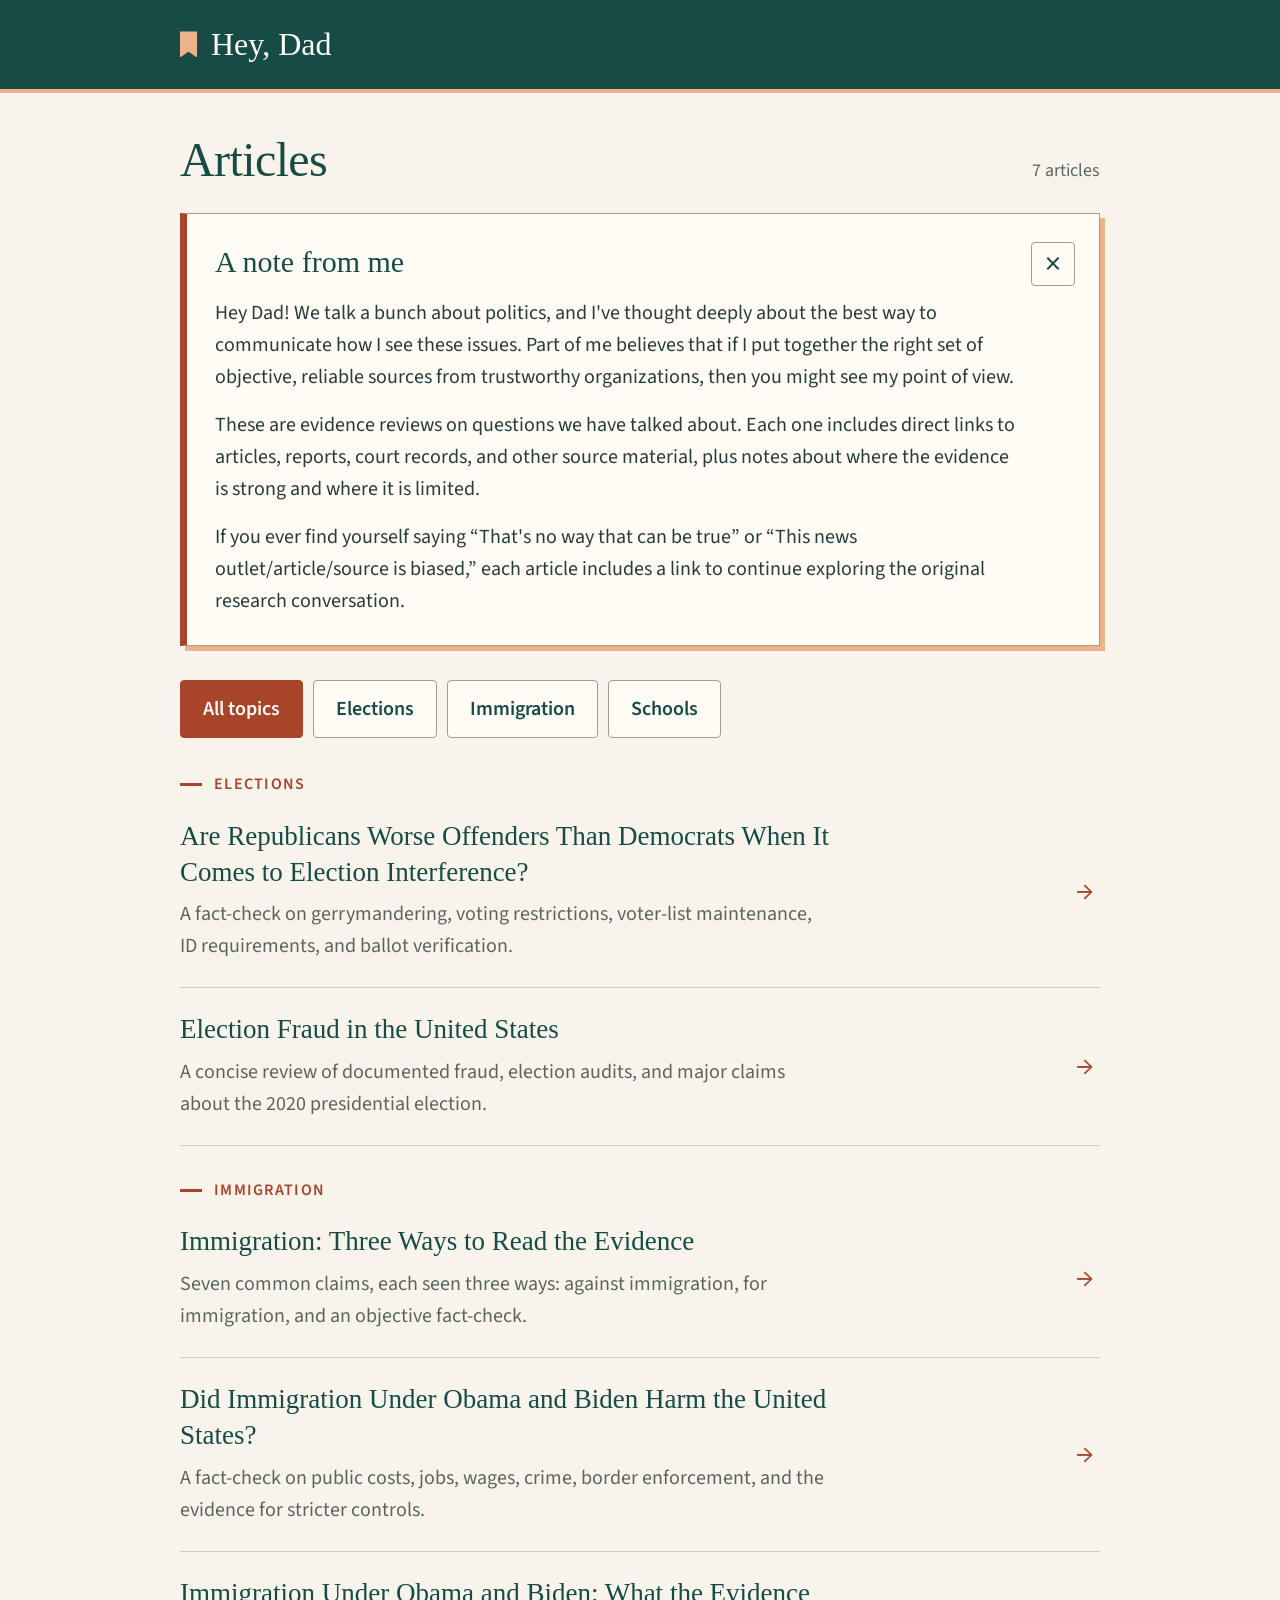
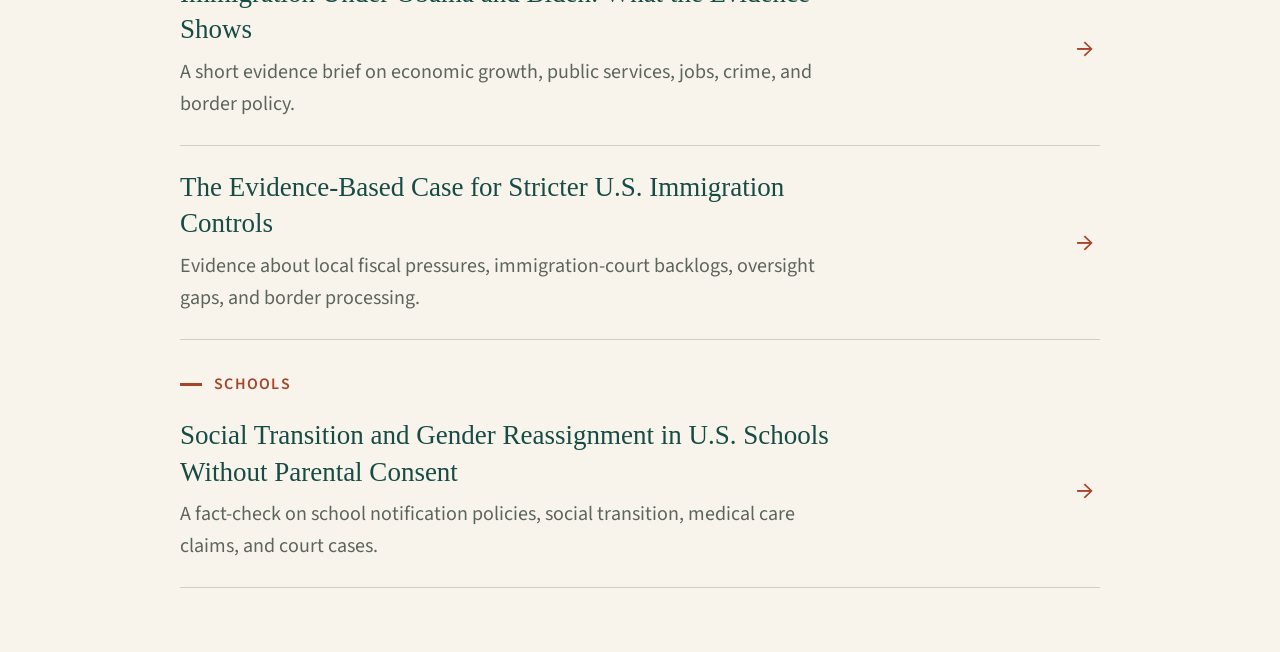
<file: index.html>
<!doctype html>
<html lang="en">

<head>
  <meta charset="utf-8">
  <meta name="viewport" content="width=device-width, initial-scale=1">
  <meta name="description" content="Evidence-based reading on elections, immigration, and schools.">
  <meta name="theme-color" content="#164b46">
  <title>Articles — Hey, Dad</title>
  <link rel="icon" href="assets/images/favicon.svg" type="image/svg+xml">
  <link rel="stylesheet" href="assets/css/styles.css">
  <script src="assets/js/topic-filters.js" defer></script>
</head>

<body>
  <a class="skip-link" href="#articles">Skip to articles</a>

  <header class="site-header">
    <div class="page-width">
      <a class="site-name" href="./">Hey, Dad</a>
    </div>
  </header>

  <main id="articles" class="page-width">
    <div class="list-heading">
      <h1>Articles</h1>
      <p id="article-count" role="status" aria-live="polite" aria-atomic="true">7 articles</p>
    </div>

    <aside class="welcome-note" aria-labelledby="welcome-note-title">
      <div class="welcome-note-copy">
        <h2 id="welcome-note-title">A note from me</h2>
        <p>Hey Dad! We talk a bunch about politics, and I've thought deeply about the best way to communicate how I see these issues. Part of me believes that if I put together the right set of objective, reliable sources from trustworthy organizations, then you might see my point of view.</p>
        <p>These are evidence reviews on questions we have talked about. Each one includes direct links to articles, reports, court records, and other source material, plus notes about where the evidence is strong and where it is limited.</p>
        <p>If you ever find yourself saying “That's no way that can be true” or “This news outlet/article/source is biased,” each article includes a link to continue exploring the original research conversation.</p>
      </div>
      <button class="welcome-note-dismiss" type="button" aria-label="Dismiss this note" title="Dismiss this note">
        <span aria-hidden="true">×</span>
      </button>
    </aside>

    <div class="topic-filters" role="group" aria-label="Filter articles by topic">
      <a class="topic-filter" href="#articles" data-topic-filter="all">All topics</a>
      <a class="topic-filter" href="#elections" data-topic-filter="elections">Elections</a>
      <a class="topic-filter" href="#immigration" data-topic-filter="immigration">Immigration</a>
      <a class="topic-filter" href="#schools" data-topic-filter="schools">Schools</a>
    </div>

    <div class="article-list">
      <section id="elections" class="topic-section" data-topic="elections" aria-labelledby="elections-title">
        <h2 id="elections-title">Elections</h2>
        <article>
          <a class="article-link" href="articles/elections/election-interference.html">
            <span class="article-arrow" aria-hidden="true">→</span>
            <h3>Are Republicans Worse Offenders Than Democrats When It Comes to Election Interference?</h3>
            <p>A fact-check on gerrymandering, voting restrictions, voter-list maintenance, ID requirements, and ballot verification.</p>
          </a>
        </article>
        <article>
          <a class="article-link" href="articles/elections/election-fraud.html">
            <span class="article-arrow" aria-hidden="true">→</span>
            <h3>Election Fraud in the United States</h3>
            <p>A concise review of documented fraud, election audits, and major claims about the 2020 presidential election.</p>
          </a>
        </article>
      </section>

      <section id="immigration" class="topic-section" data-topic="immigration" aria-labelledby="immigration-title">
        <h2 id="immigration-title">Immigration</h2>
        <article>
          <a class="article-link" href="articles/immigration/three-views.html">
            <span class="article-arrow" aria-hidden="true">→</span>
            <h3>Immigration: Three Ways to Read the Evidence</h3>
            <p>Seven common claims, each seen three ways: against immigration, for immigration, and an objective fact-check.</p>
          </a>
        </article>
        <article>
          <a class="article-link" href="articles/immigration/immigration-fact-check.html">
            <span class="article-arrow" aria-hidden="true">→</span>
            <h3>Did Immigration Under Obama and Biden Harm the United States?</h3>
            <p>A fact-check on public costs, jobs, wages, crime, border enforcement, and the evidence for stricter controls.</p>
          </a>
        </article>
        <article>
          <a class="article-link" href="articles/immigration/immigration-obama-biden-evidence.html">
            <span class="article-arrow" aria-hidden="true">→</span>
            <h3>Immigration Under Obama and Biden: What the Evidence Shows</h3>
            <p>A short evidence brief on economic growth, public services, jobs, crime, and border policy.</p>
          </a>
        </article>
        <article>
          <a class="article-link" href="articles/immigration/case-for-stricter-immigration-controls.html">
            <span class="article-arrow" aria-hidden="true">→</span>
            <h3>The Evidence-Based Case for Stricter U.S. Immigration Controls</h3>
            <p>Evidence about local fiscal pressures, immigration-court backlogs, oversight gaps, and border processing.</p>
          </a>
        </article>
      </section>

      <section id="schools" class="topic-section" data-topic="schools" aria-labelledby="schools-title">
        <h2 id="schools-title">Schools</h2>
        <article>
          <a class="article-link" href="articles/schools/school-social-transition.html">
            <span class="article-arrow" aria-hidden="true">→</span>
            <h3>Social Transition and Gender Reassignment in U.S. Schools Without Parental Consent</h3>
            <p>A fact-check on school notification policies, social transition, medical care claims, and court cases.</p>
          </a>
        </article>
      </section>
    </div>
  </main>
</body>

</html>
</file>
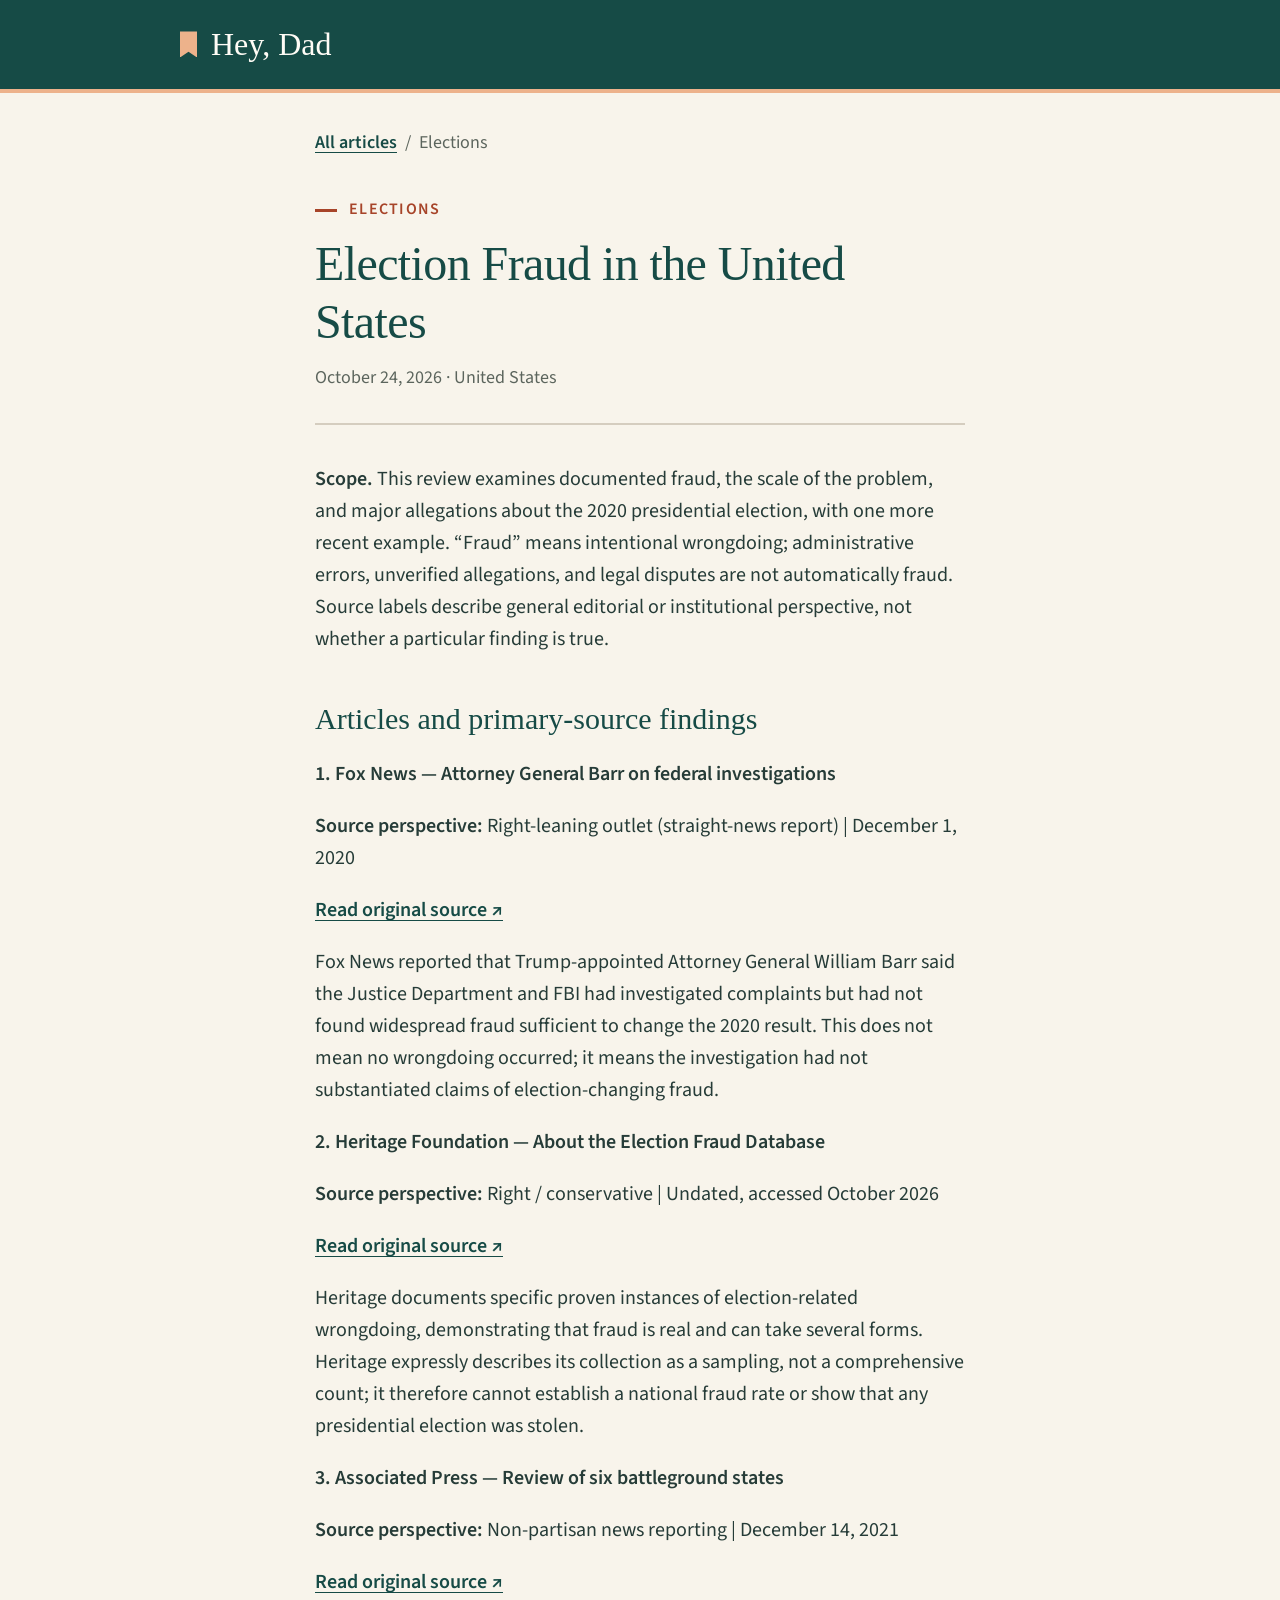
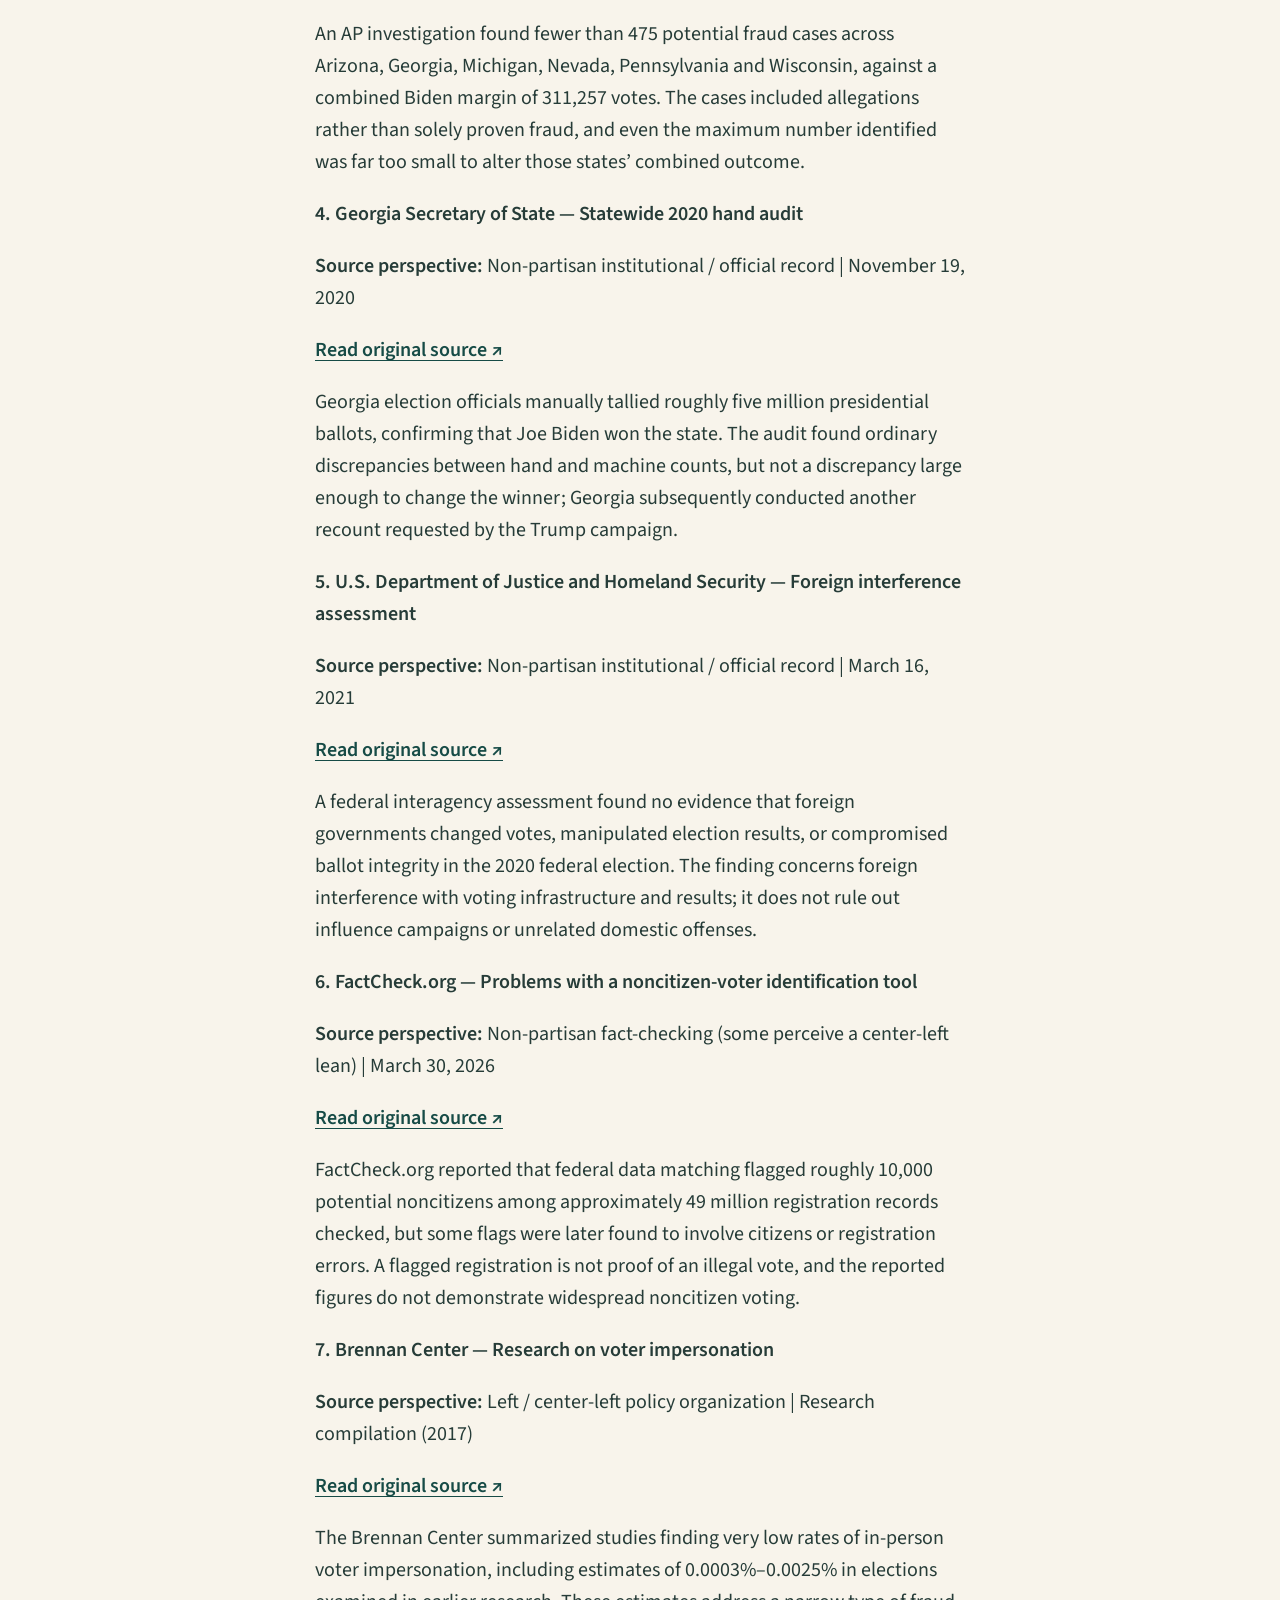
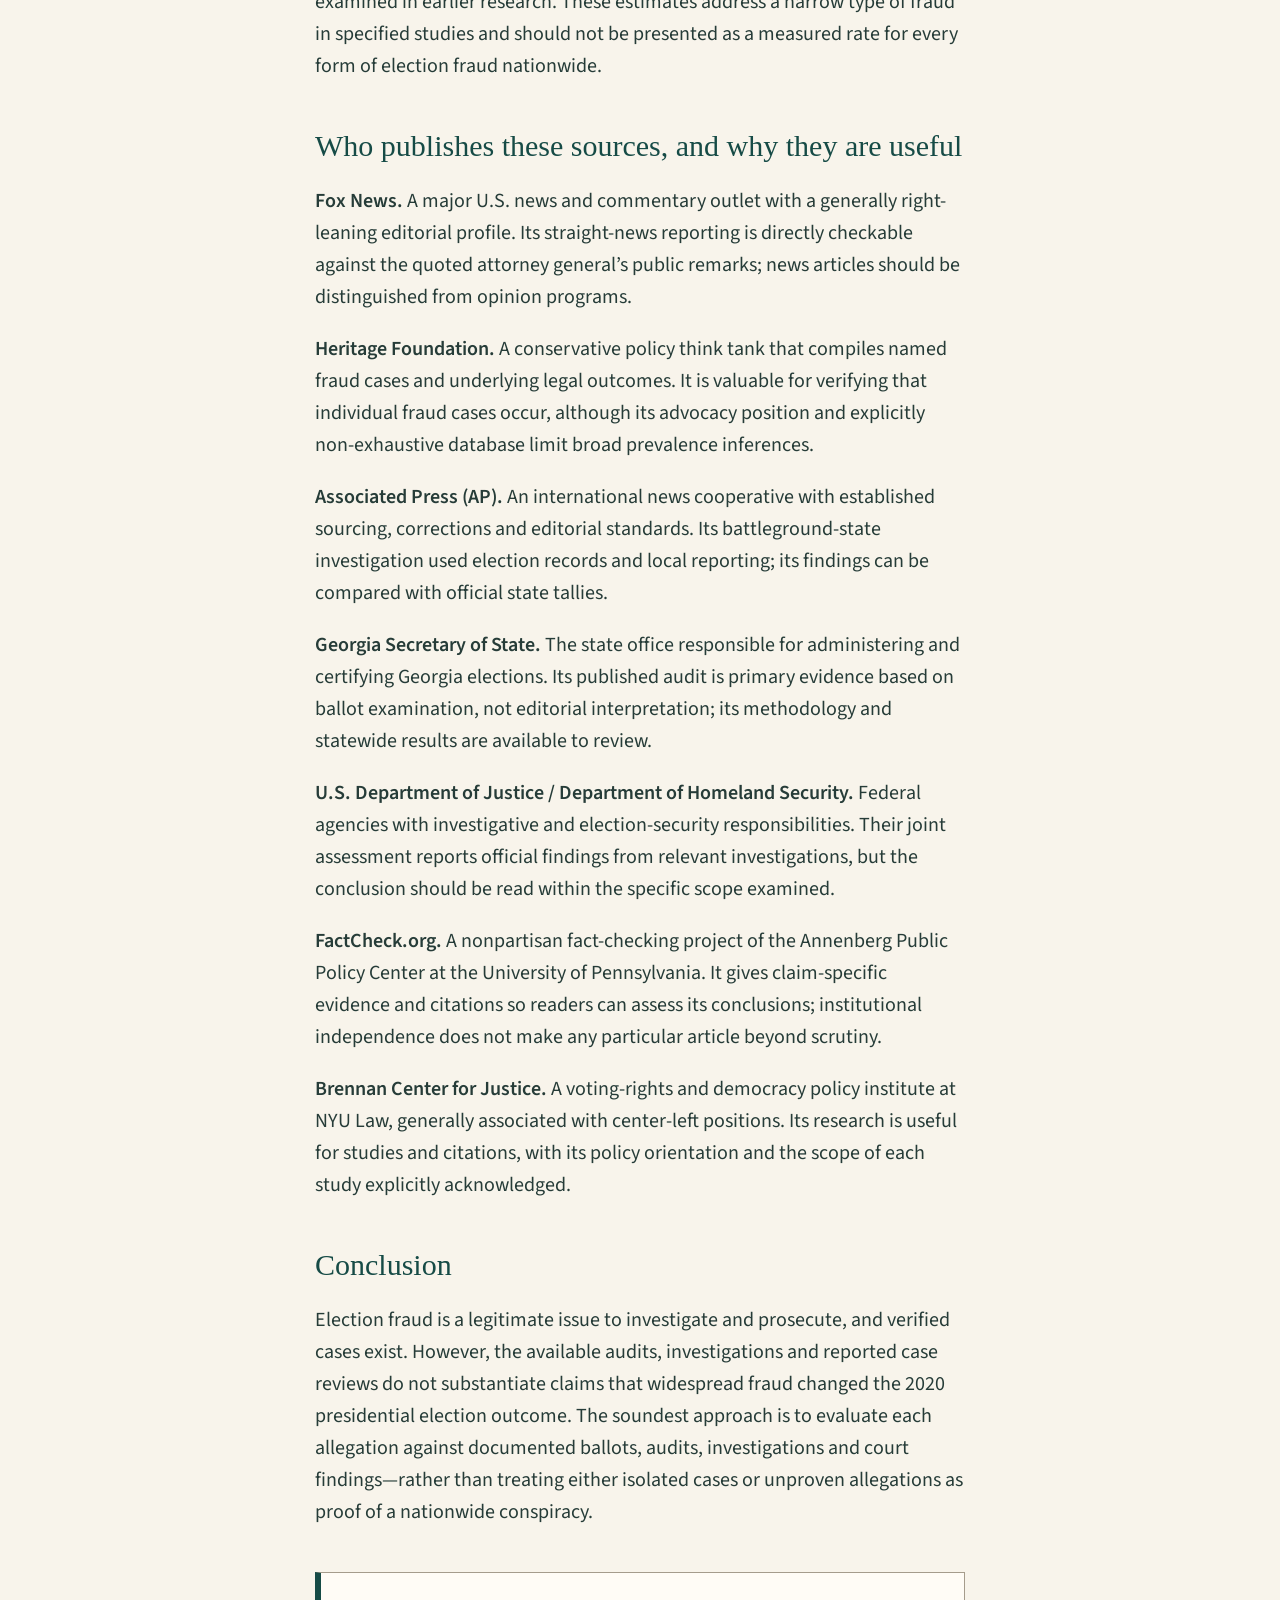
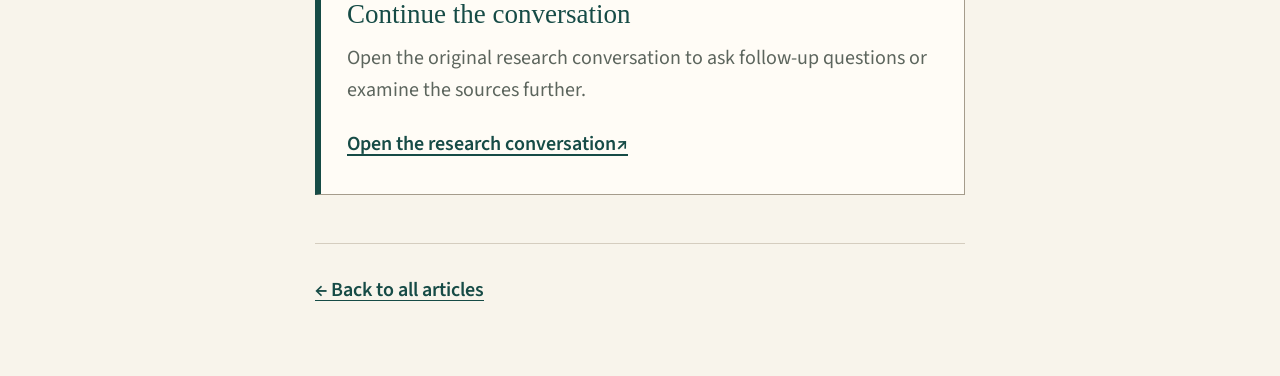
<file: articles/elections/election-fraud.html>
<!doctype html>
<html lang="en">

<head>
  <meta charset="utf-8">
  <meta name="viewport" content="width=device-width, initial-scale=1">
  <meta name="description" content="Election Fraud in the United States">
  <meta name="theme-color" content="#164b46">
  <title>Election Fraud in the United States — Hey, Dad</title>
  <link rel="icon" href="../../assets/images/favicon.svg" type="image/svg+xml">
  <link rel="stylesheet" href="../../assets/css/styles.css">
</head>

<body>
  <a class="skip-link" href="#reading">Skip to article</a>

  <header class="site-header">
    <div class="page-width">
      <a class="site-name" href="../../index.html">Hey, Dad</a>
    </div>
  </header>

  <main id="reading" class="article-page">
    <nav class="breadcrumb" aria-label="Breadcrumb">
      <a href="../../index.html">All articles</a>
      <span aria-hidden="true">/</span>
      <span>Elections</span>
    </nav>

    <header class="article-header">
      <p class="article-topic">Elections</p>
      <h1>Election Fraud in the United States</h1>
      <p class="article-meta">October 24, 2026 · United States</p>
    </header>

    <div class="reading-content">
        <p><strong>Scope.</strong> This review examines documented fraud, the scale of the problem, and major allegations about the 2020 presidential election, with one more recent example. “Fraud” means intentional wrongdoing; administrative errors, unverified allegations, and legal disputes are not automatically fraud. Source labels describe general editorial or institutional perspective, not whether a particular finding is true.</p>
        <h2>Articles and primary-source findings</h2>
        <p><strong>1. Fox News — Attorney General Barr on federal investigations</strong></p>
        <p><strong>Source perspective:</strong> Right-leaning outlet (straight-news report)  |  December 1, 2020</p>
        <p><a href="https://www.foxnews.com/politics/william-barr-doj-fbi-voter-fraud-2020-election" target="_blank" rel="noopener noreferrer">Read original source<span class="external-link" aria-hidden="true"> ↗</span></a></p>
        <p>Fox News reported that Trump-appointed Attorney General William Barr said the Justice Department and FBI had investigated complaints but had not found widespread fraud sufficient to change the 2020 result. This does not mean no wrongdoing occurred; it means the investigation had not substantiated claims of election-changing fraud.</p>
        <p><strong>2. Heritage Foundation — About the Election Fraud Database</strong></p>
        <p><strong>Source perspective:</strong> Right / conservative  |  Undated, accessed October 2026</p>
        <p><a href="https://www.heritage.org/article/about-the-election-fraud-database" target="_blank" rel="noopener noreferrer">Read original source<span class="external-link" aria-hidden="true"> ↗</span></a></p>
        <p>Heritage documents specific proven instances of election-related wrongdoing, demonstrating that fraud is real and can take several forms. Heritage expressly describes its collection as a sampling, not a comprehensive count; it therefore cannot establish a national fraud rate or show that any presidential election was stolen.</p>
        <p><strong>3. Associated Press — Review of six battleground states</strong></p>
        <p><strong>Source perspective:</strong> Non-partisan news reporting  |  December 14, 2021</p>
        <p><a href="https://www.pbs.org/newshour/amp/politics/ap-review-finds-far-too-little-vote-fraud-to-tip-2020-election-to-trump" target="_blank" rel="noopener noreferrer">Read original source<span class="external-link" aria-hidden="true"> ↗</span></a></p>
        <p>An AP investigation found fewer than 475 potential fraud cases across Arizona, Georgia, Michigan, Nevada, Pennsylvania and Wisconsin, against a combined Biden margin of 311,257 votes. The cases included allegations rather than solely proven fraud, and even the maximum number identified was far too small to alter those states’ combined outcome.</p>
        <p><strong>4. Georgia Secretary of State — Statewide 2020 hand audit</strong></p>
        <p><strong>Source perspective:</strong> Non-partisan institutional / official record  |  November 19, 2020</p>
        <p><a href="https://sos.ga.gov/page/2020-general-election-risk-limiting-audit" target="_blank" rel="noopener noreferrer">Read original source<span class="external-link" aria-hidden="true"> ↗</span></a></p>
        <p>Georgia election officials manually tallied roughly five million presidential ballots, confirming that Joe Biden won the state. The audit found ordinary discrepancies between hand and machine counts, but not a discrepancy large enough to change the winner; Georgia subsequently conducted another recount requested by the Trump campaign.</p>
        <p><strong>5. U.S. Department of Justice and Homeland Security — Foreign interference assessment</strong></p>
        <p><strong>Source perspective:</strong> Non-partisan institutional / official record  |  March 16, 2021</p>
        <p><a href="https://www.justice.gov/archives/opa/pr/joint-statement-departments-justice-and-homeland-security-assessing-impact-foreign" target="_blank" rel="noopener noreferrer">Read original source<span class="external-link" aria-hidden="true"> ↗</span></a></p>
        <p>A federal interagency assessment found no evidence that foreign governments changed votes, manipulated election results, or compromised ballot integrity in the 2020 federal election. The finding concerns foreign interference with voting infrastructure and results; it does not rule out influence campaigns or unrelated domestic offenses.</p>
        <p><strong>6. FactCheck.org — Problems with a noncitizen-voter identification tool</strong></p>
        <p><strong>Source perspective:</strong> Non-partisan fact-checking (some perceive a center-left lean)  |  March 30, 2026</p>
        <p><a href="https://www.factcheck.org/2026/03/flaws-in-government-tool-to-id-noncitizen-voters/" target="_blank" rel="noopener noreferrer">Read original source<span class="external-link" aria-hidden="true"> ↗</span></a></p>
        <p>FactCheck.org reported that federal data matching flagged roughly 10,000 potential noncitizens among approximately 49 million registration records checked, but some flags were later found to involve citizens or registration errors. A flagged registration is not proof of an illegal vote, and the reported figures do not demonstrate widespread noncitizen voting.</p>
        <p><strong>7. Brennan Center — Research on voter impersonation</strong></p>
        <p><strong>Source perspective:</strong> Left / center-left policy organization  |  Research compilation (2017)</p>
        <p><a href="https://www.brennancenter.org/our-work/research-reports/resources-voter-fraud-claims" target="_blank" rel="noopener noreferrer">Read original source<span class="external-link" aria-hidden="true"> ↗</span></a></p>
        <p>The Brennan Center summarized studies finding very low rates of in-person voter impersonation, including estimates of 0.0003%–0.0025% in elections examined in earlier research. These estimates address a narrow type of fraud in specified studies and should not be presented as a measured rate for every form of election fraud nationwide.</p>
        <h2>Who publishes these sources, and why they are useful</h2>
        <p><strong>Fox News.</strong> A major U.S. news and commentary outlet with a generally right-leaning editorial profile. Its straight-news reporting is directly checkable against the quoted attorney general’s public remarks; news articles should be distinguished from opinion programs.</p>
        <p><strong>Heritage Foundation.</strong> A conservative policy think tank that compiles named fraud cases and underlying legal outcomes. It is valuable for verifying that individual fraud cases occur, although its advocacy position and explicitly non-exhaustive database limit broad prevalence inferences.</p>
        <p><strong>Associated Press (AP).</strong> An international news cooperative with established sourcing, corrections and editorial standards. Its battleground-state investigation used election records and local reporting; its findings can be compared with official state tallies.</p>
        <p><strong>Georgia Secretary of State.</strong> The state office responsible for administering and certifying Georgia elections. Its published audit is primary evidence based on ballot examination, not editorial interpretation; its methodology and statewide results are available to review.</p>
        <p><strong>U.S. Department of Justice / Department of Homeland Security.</strong> Federal agencies with investigative and election-security responsibilities. Their joint assessment reports official findings from relevant investigations, but the conclusion should be read within the specific scope examined.</p>
        <p><strong>FactCheck.org.</strong> A nonpartisan fact-checking project of the Annenberg Public Policy Center at the University of Pennsylvania. It gives claim-specific evidence and citations so readers can assess its conclusions; institutional independence does not make any particular article beyond scrutiny.</p>
        <p><strong>Brennan Center for Justice.</strong> A voting-rights and democracy policy institute at NYU Law, generally associated with center-left positions. Its research is useful for studies and citations, with its policy orientation and the scope of each study explicitly acknowledged.</p>
        <h2>Conclusion</h2>
        <p>Election fraud is a legitimate issue to investigate and prosecute, and verified cases exist. However, the available audits, investigations and reported case reviews do not substantiate claims that widespread fraud changed the 2020 presidential election outcome. The soundest approach is to evaluate each allegation against documented ballots, audits, investigations and court findings—rather than treating either isolated cases or unproven allegations as proof of a nationwide conspiracy.</p>
    </div>

    <aside class="continue-conversation">
      <h2>Continue the conversation</h2>
      <p>Open the original research conversation to ask follow-up questions or examine the sources further.</p>
      <a class="conversation-link" href="https://chatgpt.com/share/6add076a-4e18-83e9-a986-17007ebe1c59" target="_blank" rel="noopener noreferrer">Open the research conversation <span aria-hidden="true">↗</span></a>
    </aside>

    <p class="article-return"><a href="../../index.html">← Back to all articles</a></p>
  </main>
</body>

</html>
</file>
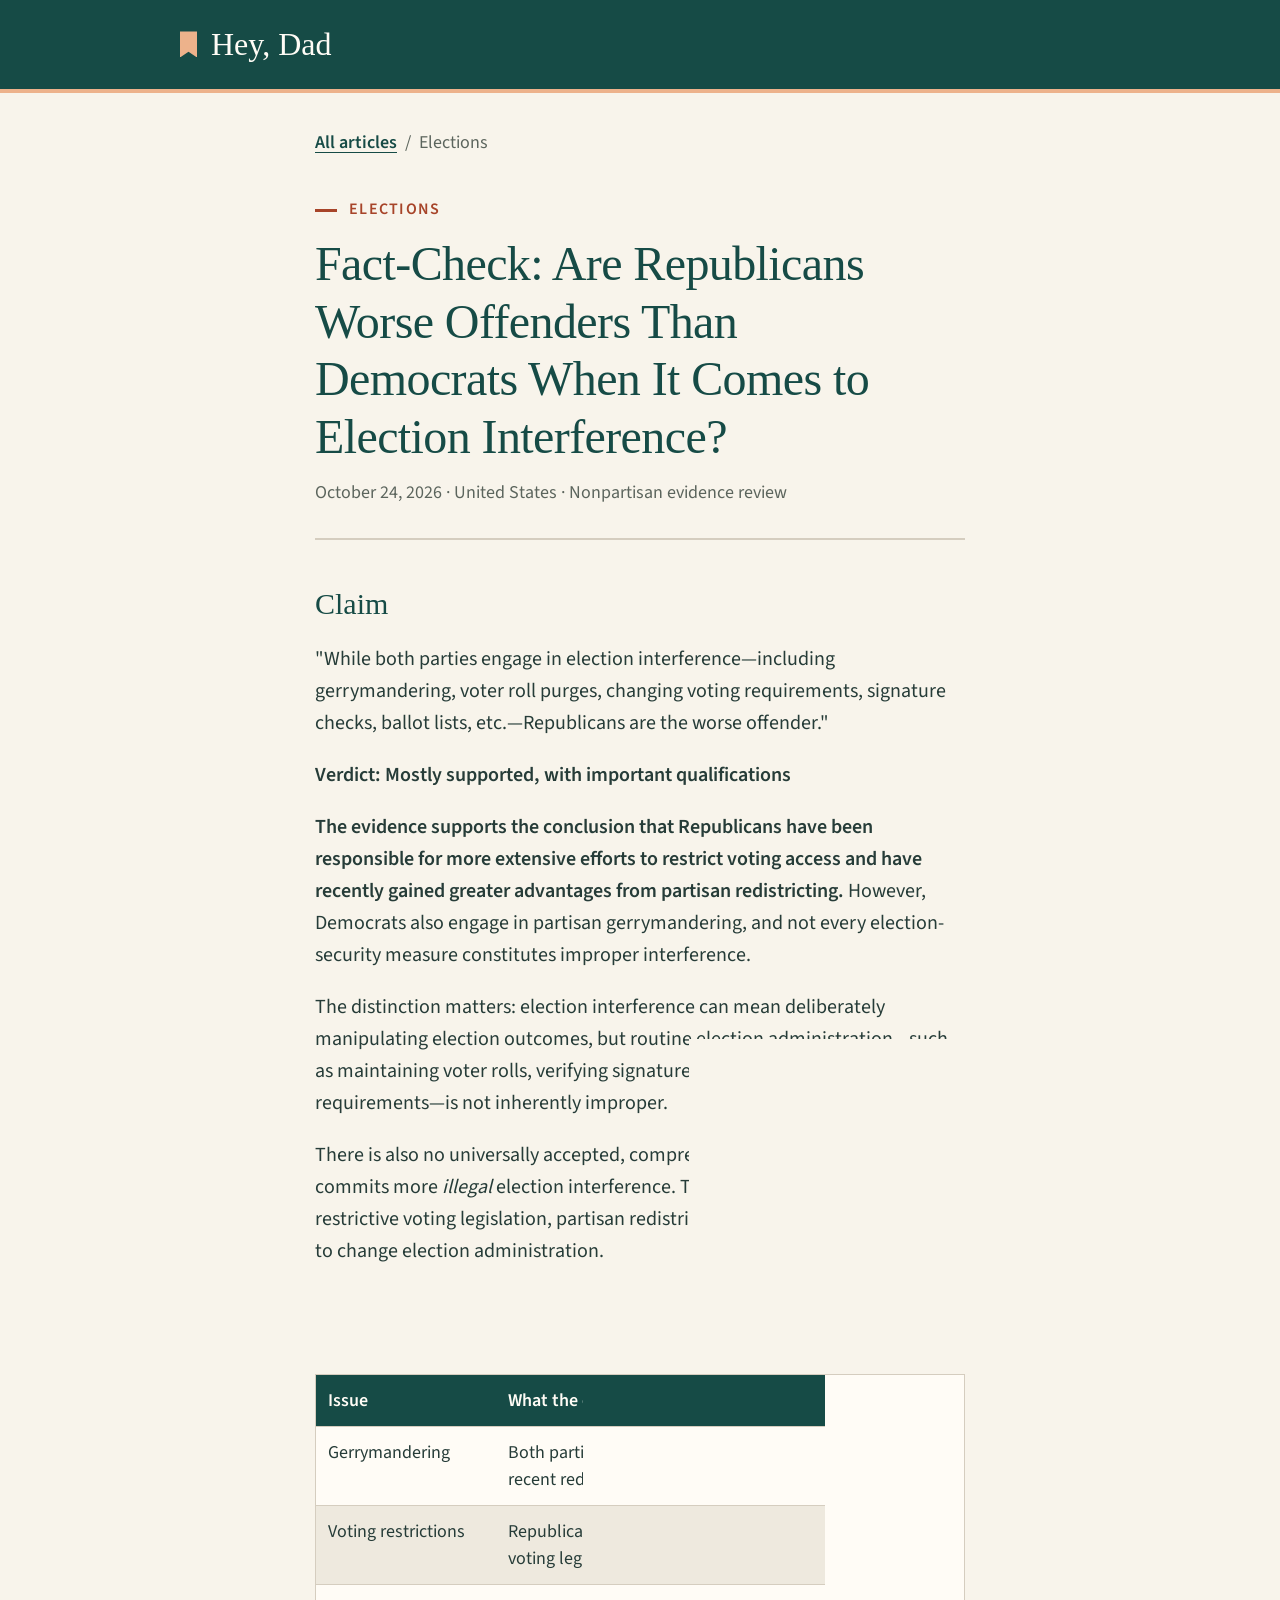
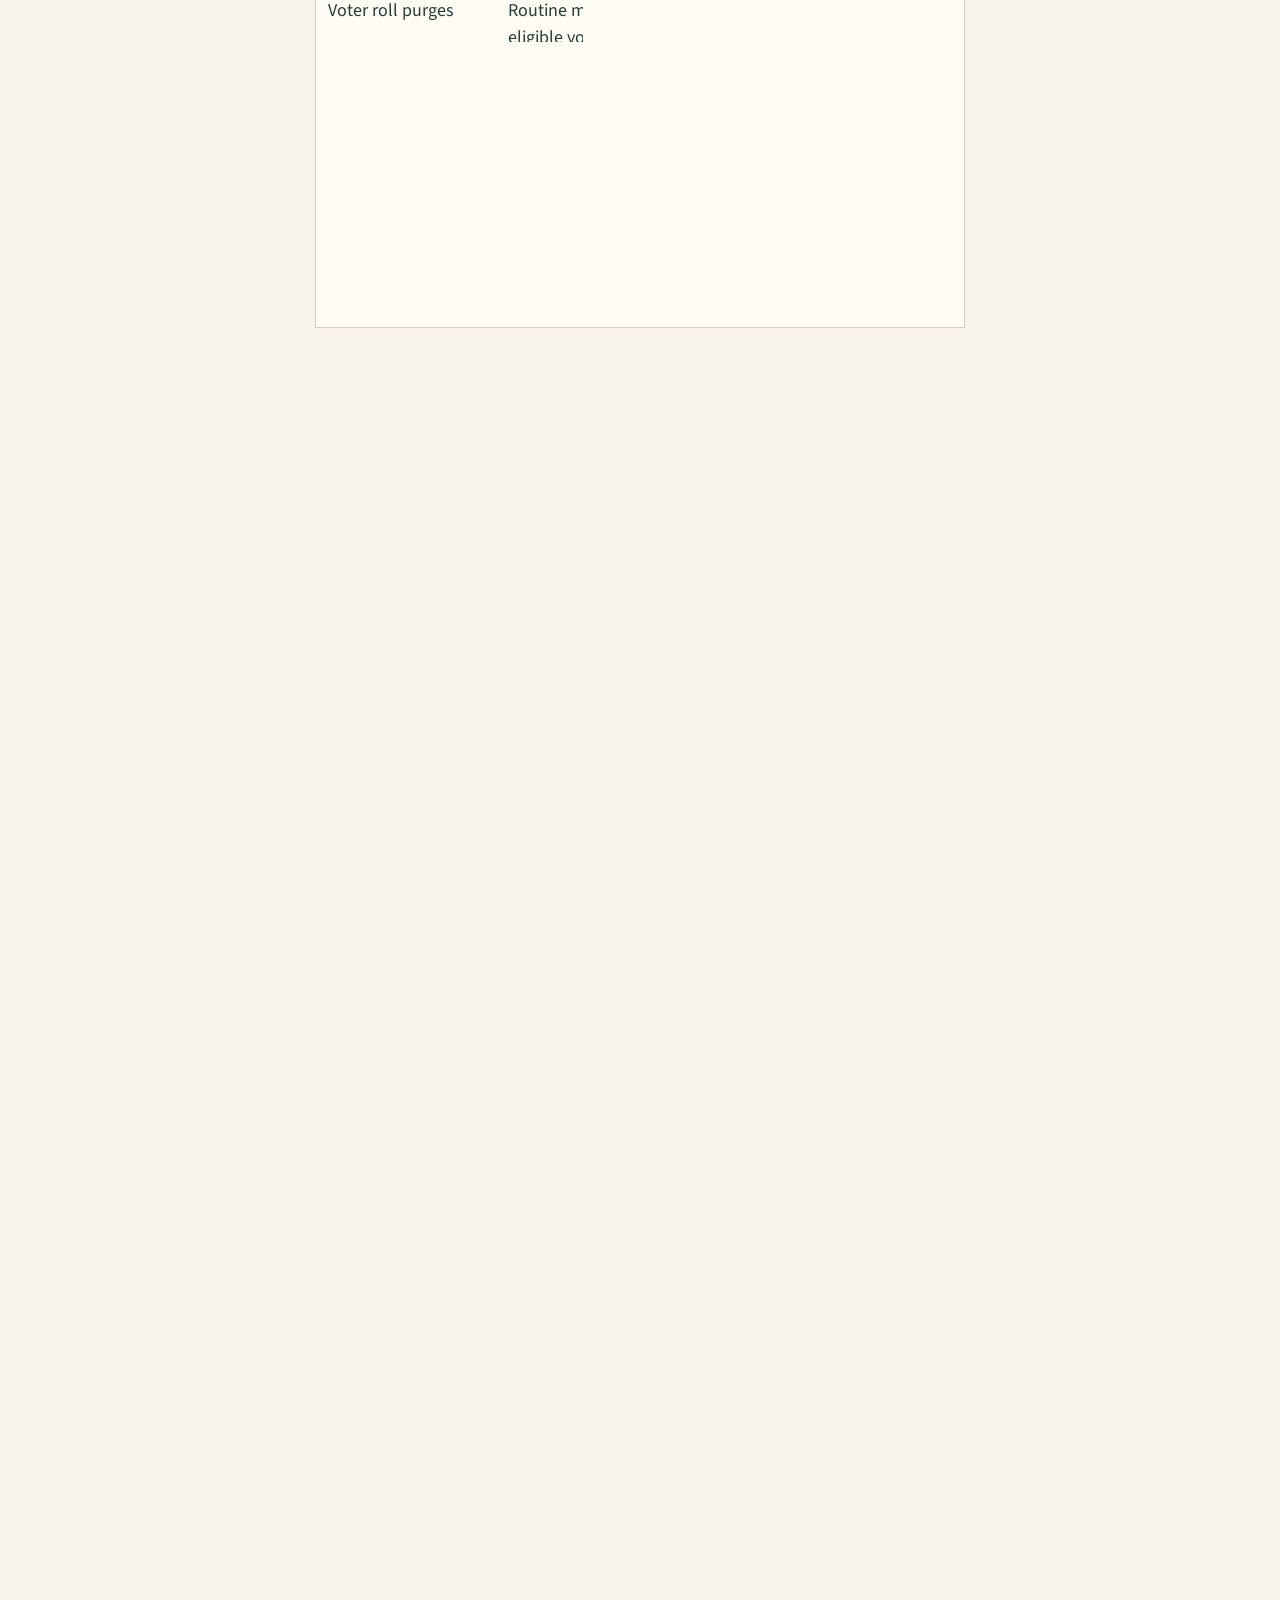
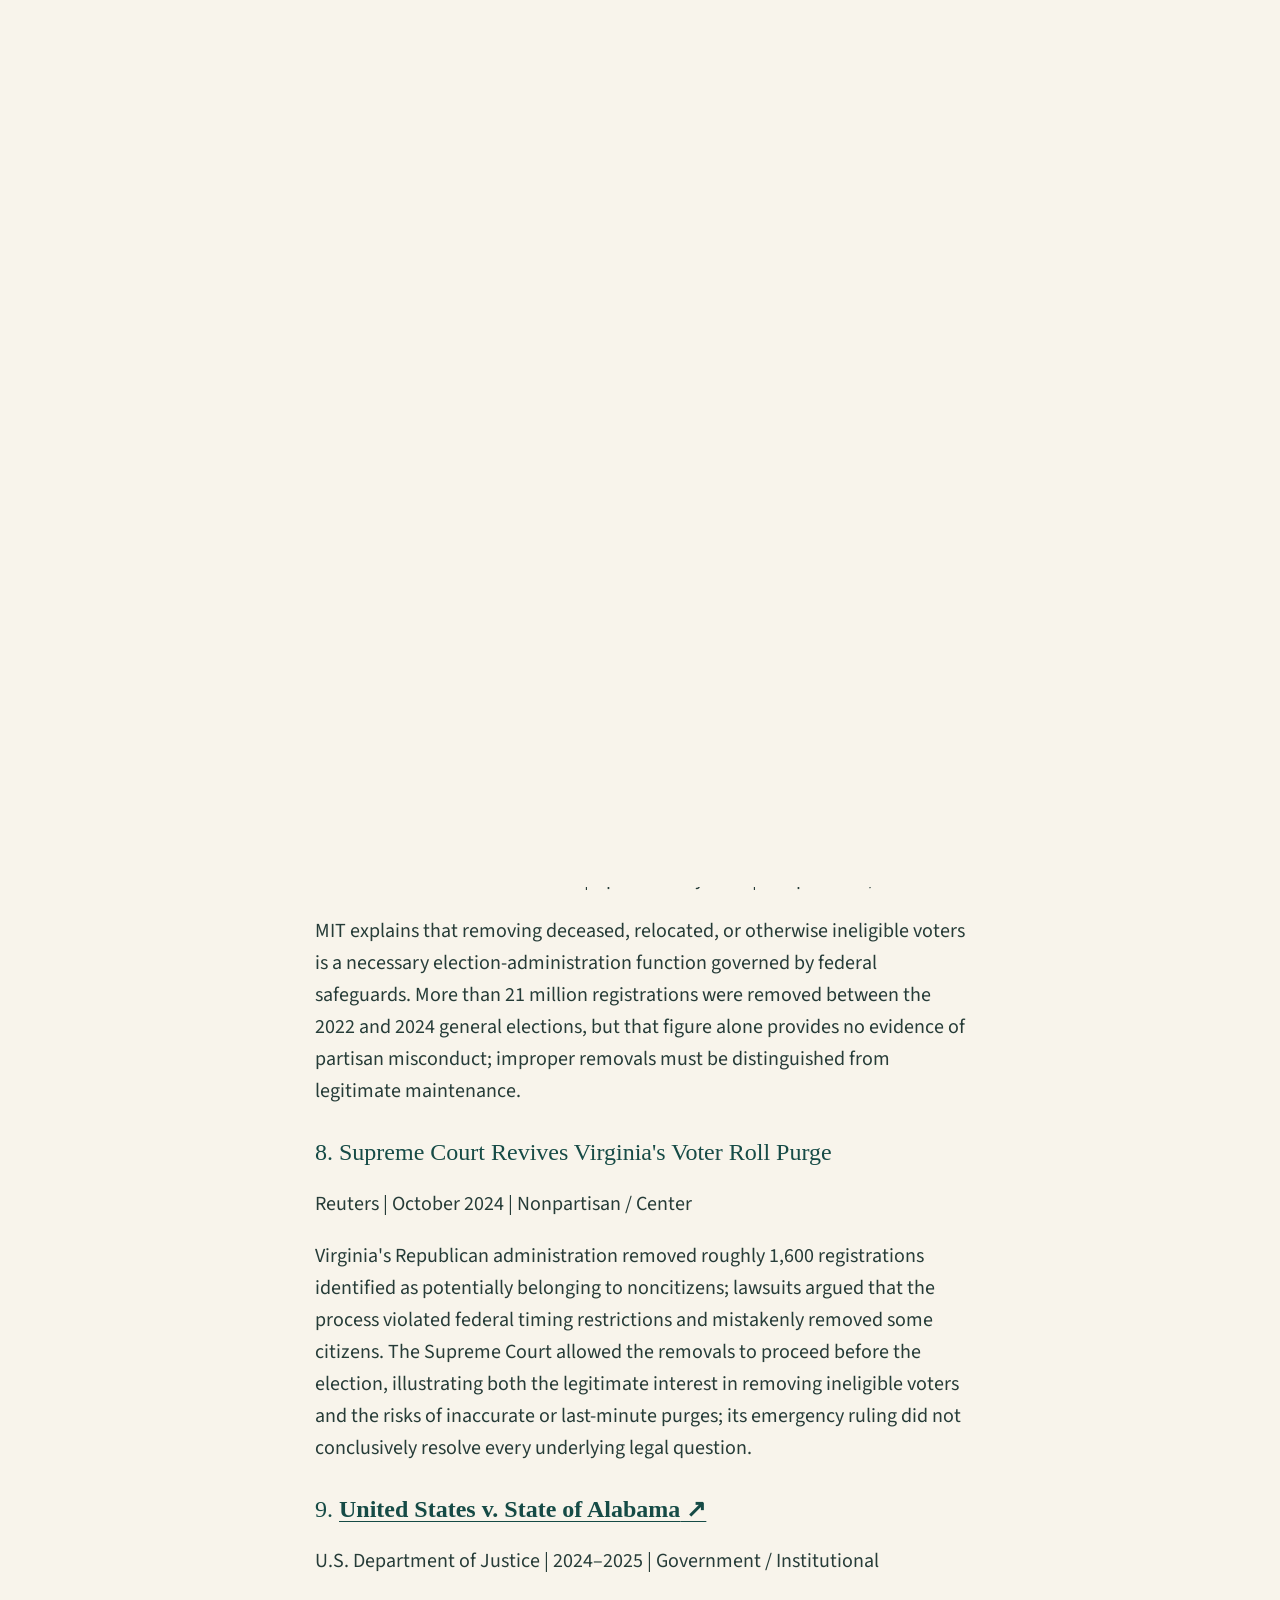
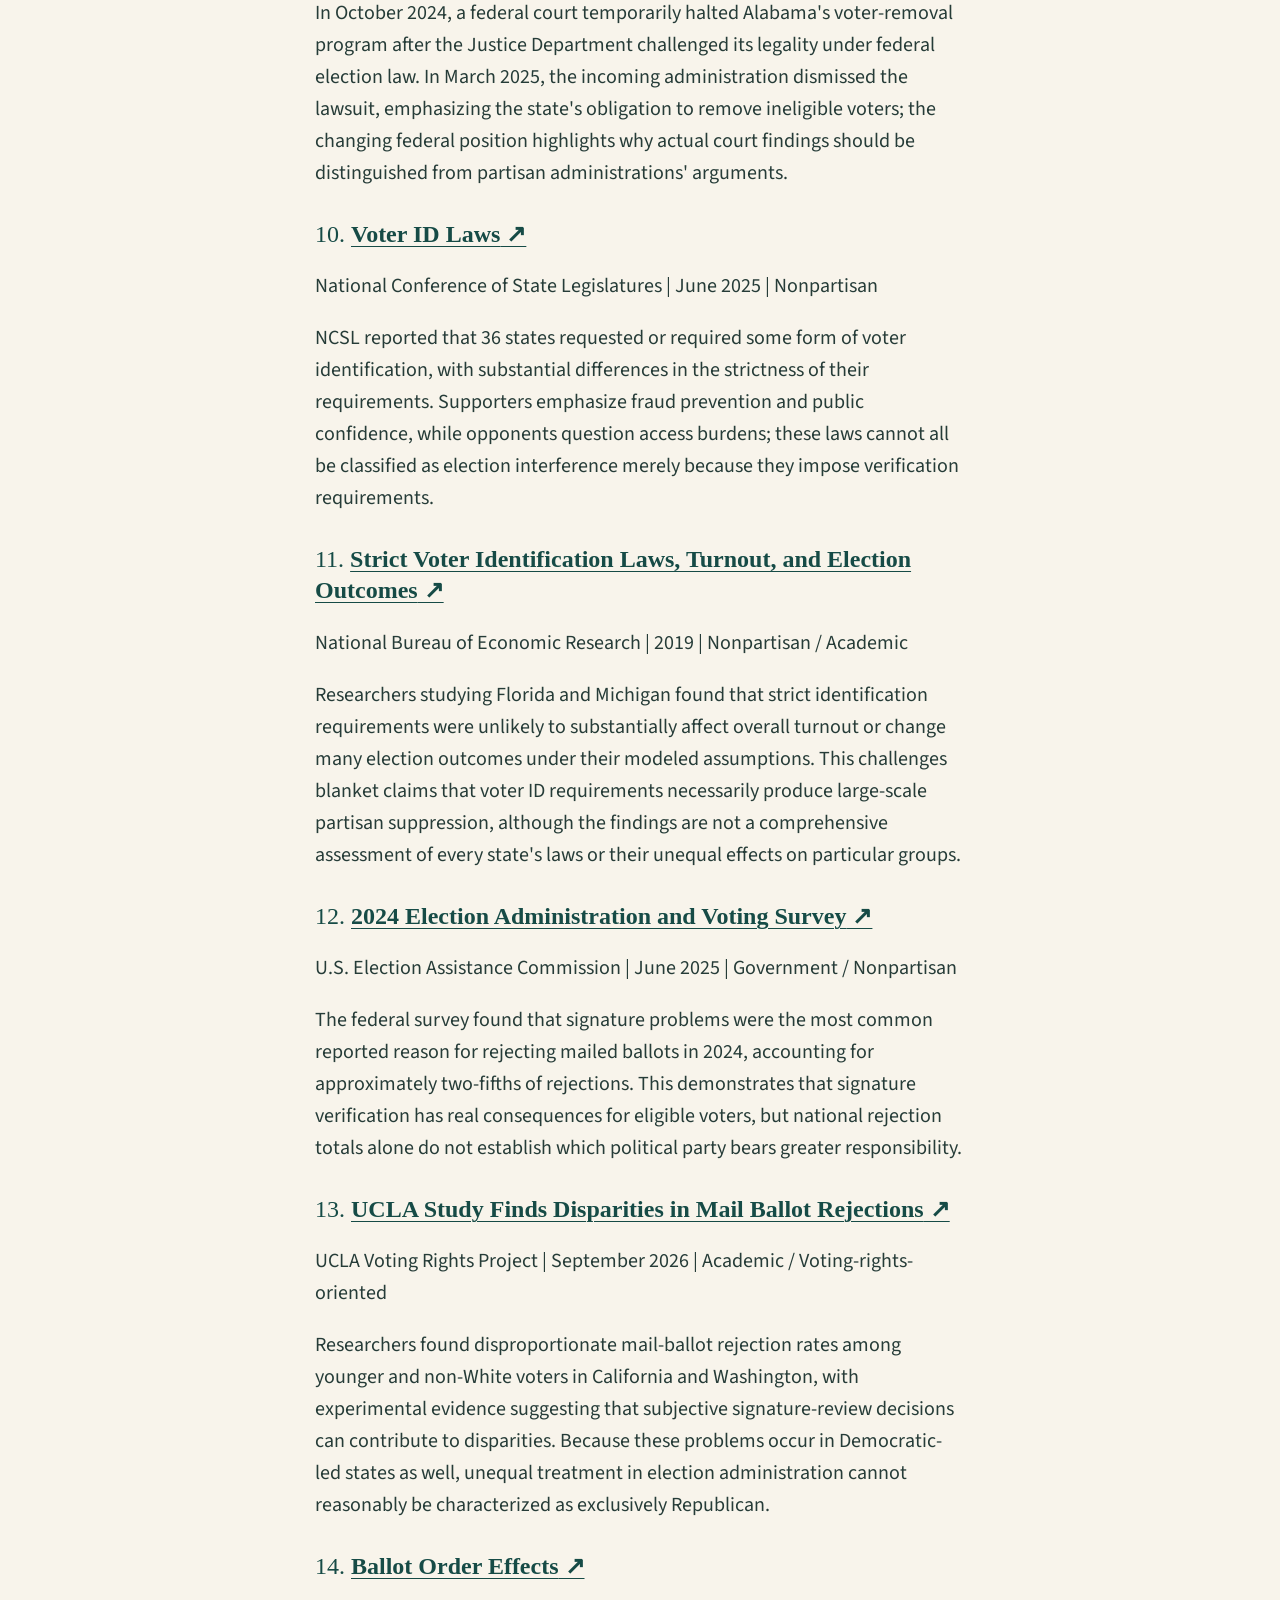
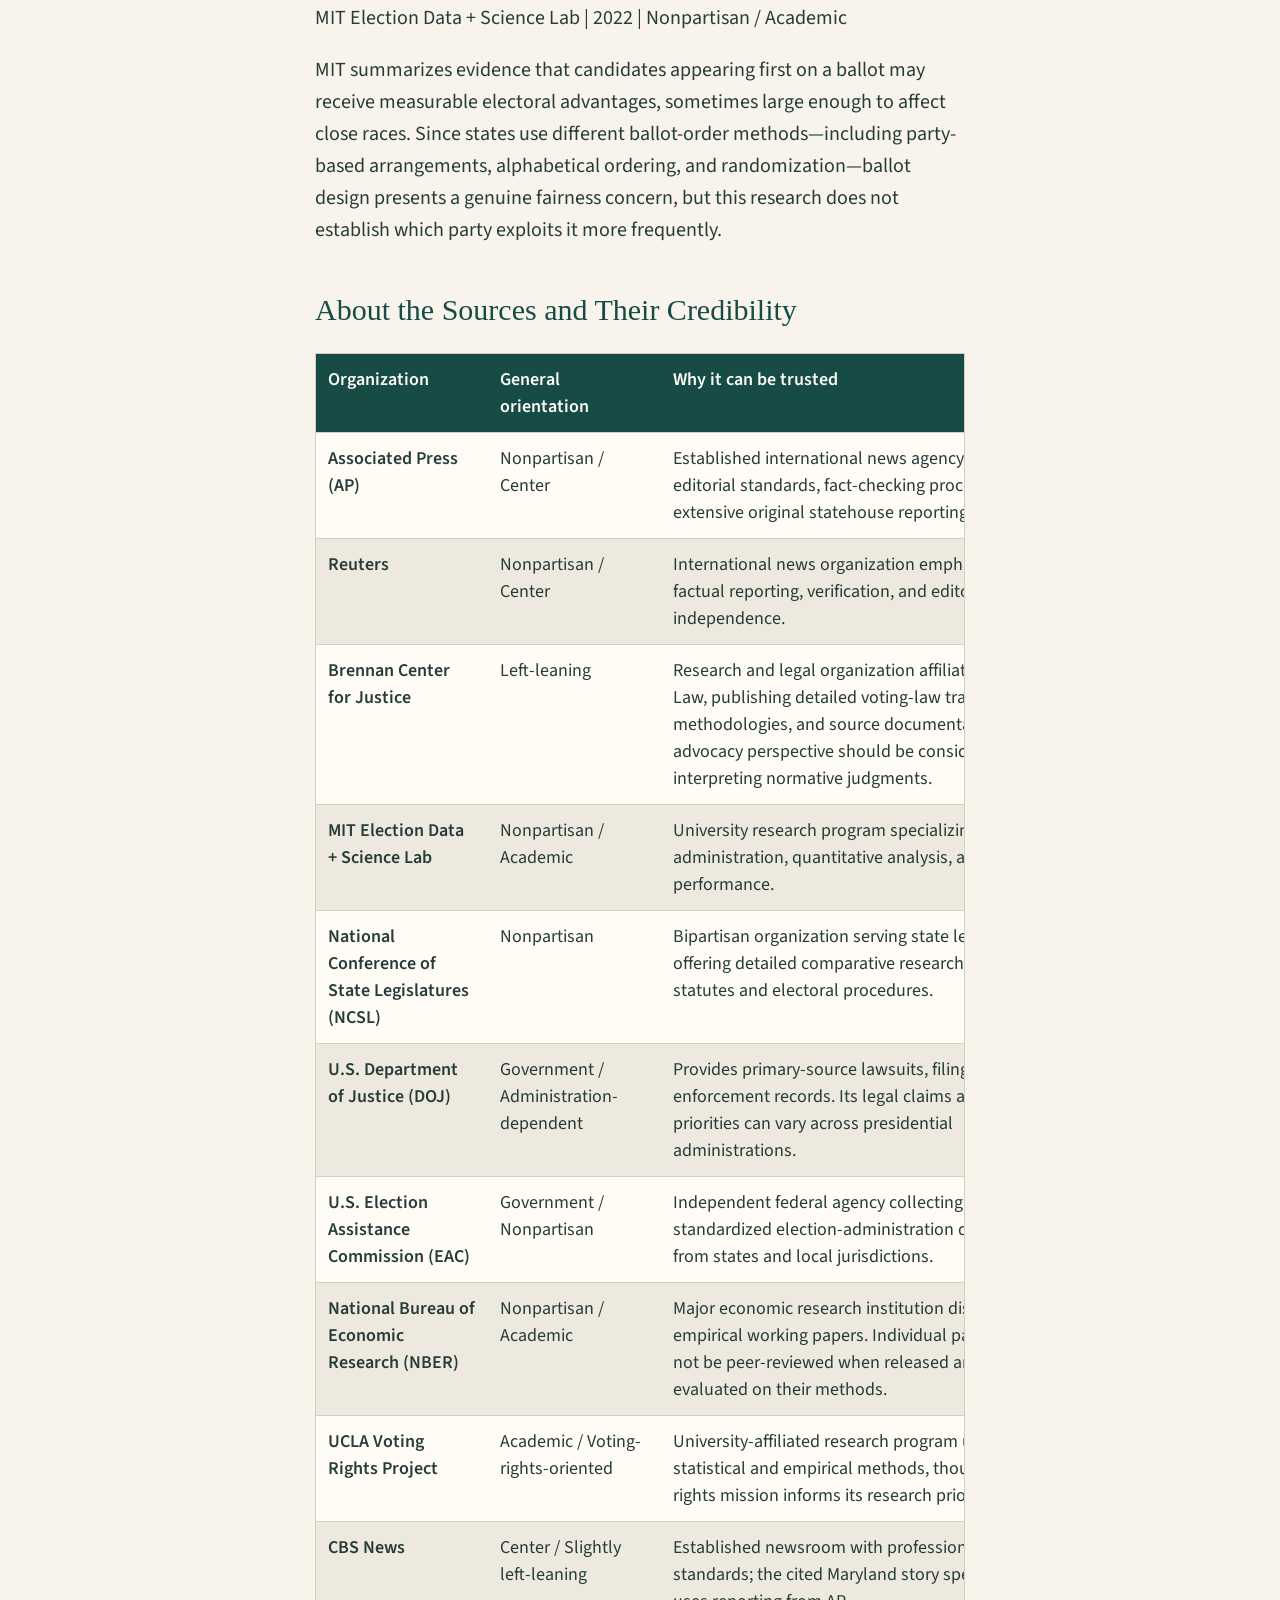
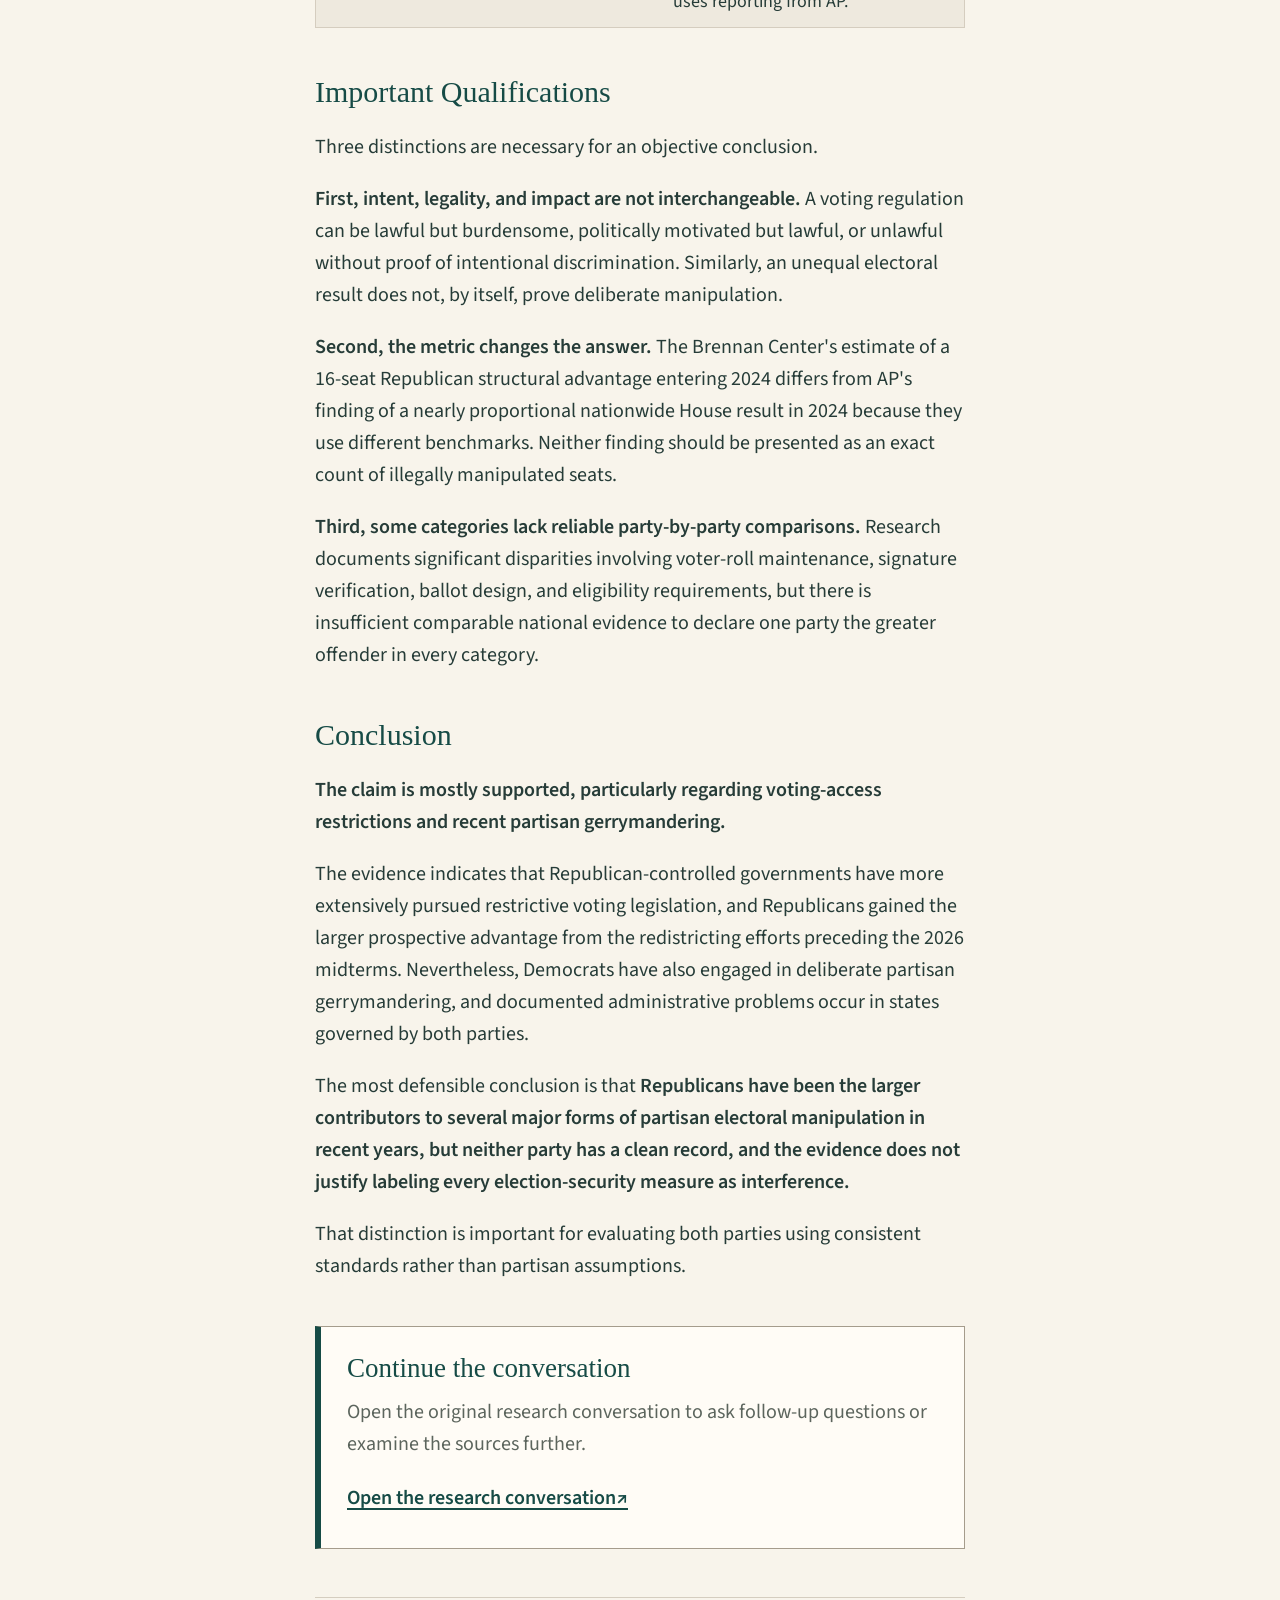
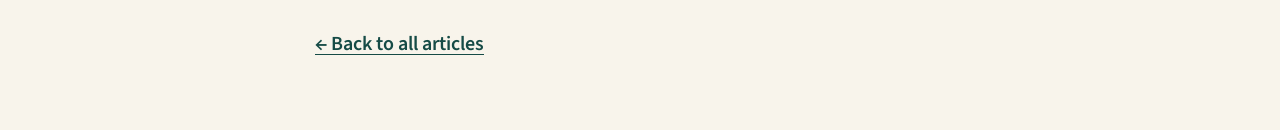
<file: articles/elections/election-interference.html>
<!doctype html>
<html lang="en">

<head>
  <meta charset="utf-8">
  <meta name="viewport" content="width=device-width, initial-scale=1">
  <meta name="description" content="Fact-Check: Are Republicans Worse Offenders Than Democrats When It Comes to Election Interference?">
  <meta name="theme-color" content="#164b46">
  <title>Fact-Check: Are Republicans Worse Offenders Than Democrats When It Comes to Election Interference? — Hey, Dad</title>
  <link rel="icon" href="../../assets/images/favicon.svg" type="image/svg+xml">
  <link rel="stylesheet" href="../../assets/css/styles.css">
</head>

<body>
  <a class="skip-link" href="#reading">Skip to article</a>

  <header class="site-header">
    <div class="page-width">
      <a class="site-name" href="../../index.html">Hey, Dad</a>
    </div>
  </header>

  <main id="reading" class="article-page">
    <nav class="breadcrumb" aria-label="Breadcrumb">
      <a href="../../index.html">All articles</a>
      <span aria-hidden="true">/</span>
      <span>Elections</span>
    </nav>

    <header class="article-header">
      <p class="article-topic">Elections</p>
      <h1>Fact-Check: Are Republicans Worse Offenders Than Democrats When It Comes to Election Interference?</h1>
      <p class="article-meta">October 24, 2026 · United States · Nonpartisan evidence review</p>
    </header>

    <div class="reading-content">
        <h2>Claim</h2>
        <p>&quot;While both parties engage in election interference—including gerrymandering, voter roll purges, changing voting requirements, signature checks, ballot lists, etc.—Republicans are the worse offender.&quot;</p>
        <p><strong>Verdict: Mostly supported, with important qualifications</strong></p>
        <p><strong>The evidence supports the conclusion that Republicans have been responsible for more extensive efforts to restrict voting access and have recently gained greater advantages from partisan redistricting.</strong> However, Democrats also engage in partisan gerrymandering, and not every election-security measure constitutes improper interference.</p>
        <p>The distinction matters: election interference can mean deliberately manipulating election outcomes, but routine election administration—such as maintaining voter rolls, verifying signatures, or enforcing eligibility requirements—is not inherently improper.</p>
        <p>There is also no universally accepted, comprehensive measure of which party commits more <em>illegal</em> election interference. The strongest evidence concerns restrictive voting legislation, partisan redistricting, and documented attempts to change election administration.</p>
        <h2>Key Findings</h2>
        <div class="table-scroll" tabindex="0" aria-label="Scrollable table"><table><thead><tr><th scope="col">Issue</th><th scope="col">What the evidence shows</th></tr></thead><tbody><tr><td>Gerrymandering</td><td>Both parties engage in it; Republicans have generally benefited more in recent redistricting battles.</td></tr><tr><td>Voting restrictions</td><td>Republican-led states have been the principal drivers of recent restrictive voting legislation.</td></tr><tr><td>Voter roll purges</td><td>Routine maintenance is necessary; improper removals can disenfranchise eligible voters.</td></tr><tr><td>Voter ID and eligibility rules</td><td>Legitimate security objectives exist, but particular requirements may create unnecessary barriers.</td></tr><tr><td>Signature verification</td><td>Errors and unequal rejection rates occur, including in Democratic-led states.</td></tr><tr><td>Overall comparison</td><td>Evidence favors the claim in significant categories, but does not establish that every Republican policy is improper or quantify all misconduct across both parties.</td></tr></tbody></table></div>
        <h2>Articles, Reports, and Primary Sources</h2>
        <p><em>Bias classifications describe general institutional perspectives, not whether individual findings are accurate. Nonpartisan does not mean entirely free of methodological or editorial judgments.</em></p>
        <h3>1. <a href="https://www.brennancenter.org/our-work/research-reports/how-gerrymandering-tilts-2024-race-house" target="_blank" rel="noopener noreferrer">How Gerrymandering Tilts the 2024 Race for the House<span class="external-link" aria-hidden="true"> ↗</span></a></h3>
        <p>Brennan Center for Justice | 2024 | Left-leaning (voting-rights advocacy)</p>
        <p>The Brennan Center estimated that congressional maps entering the 2024 election gave Republicans an advantage of approximately <strong>16 House seats relative to its fair-map benchmark</strong>. It acknowledged Democratic gerrymandering but concluded that Republican maps, particularly in the South and Midwest, produced the larger overall advantage.</p>
        <h3>2. AP Analysis: Partisan Advantage in U.S. House Districts</h3>
        <p>Associated Press | August 2025 | Nonpartisan / Center</p>
        <p>AP found that the 2024 House results were unusually proportional nationally: Republicans won 220 seats and Democrats 215, with state-level partisan advantages largely offsetting one another. Republicans benefited notably in Texas, Florida, North Carolina, and Wisconsin, while Democrats benefited in California, Illinois, and other states; this qualifies claims that Republicans maintained a large <em>net national</em> map advantage in 2024.</p>
        <h3>3. Midterms: Your Questions, Answered</h3>
        <p>Reuters | October 23, 2026 | Nonpartisan / Center</p>
        <p>Reuters reported that redistricting ahead of the November 2026 elections favored Republicans in approximately 15 congressional districts across nine states, compared with six districts favoring Democrats. These are potential advantages, not guaranteed election outcomes, but they offer recent evidence that the latest redistricting battle has favored Republicans.</p>
        <h3>4. <a href="https://www.brennancenter.org/our-work/research-reports/state-voting-laws-roundup-2025-review" target="_blank" rel="noopener noreferrer">State Voting Laws Roundup: 2025 in Review<span class="external-link" aria-hidden="true"> ↗</span></a></h3>
        <p>Brennan Center for Justice | January 2026 | Left-leaning</p>
        <p>The report documented 32 restrictive voting laws enacted in 17 states during 2025, as well as eight laws classified as creating risks of partisan interference in election administration. The findings demonstrate the scale of restrictive legislation, although raw law counts do not measure how many voters were affected or prove that every restriction was intended to suppress votes.</p>
        <h3>5. <a href="https://www.ap.org/news-highlights/elections/2026/republicans-won-the-redistricting-battle-now-voters-will-decide-whether-they-win-congress/" target="_blank" rel="noopener noreferrer">Republicans Won the Redistricting Battle<span class="external-link" aria-hidden="true"> ↗</span></a></h3>
        <p>Associated Press | June 2026 | Nonpartisan / Center</p>
        <p>AP reported that Republicans could potentially gain 16 House seats from redistricting enacted across eight states, while Democrats could gain approximately six from maps in California and Utah. The report also documents Democratic efforts to redraw maps for partisan advantage, illustrating that both parties participate, although Republican efforts have been more extensive in this cycle.</p>
        <h3>6. <a href="https://www.cbsnews.com/baltimore/news/maryland-judge-rules-new-congressional-map-unconstitutional/" target="_blank" rel="noopener noreferrer">Maryland Judge Rules New Congressional Map Unconstitutional<span class="external-link" aria-hidden="true"> ↗</span></a></h3>
        <p>Associated Press via CBS News | March 2022 | Nonpartisan / Center</p>
        <p>A Maryland judge struck down a congressional map drawn by Democratic lawmakers, finding that it constituted extreme partisan gerrymandering under state law. This is a documented example of Democrats manipulating electoral district boundaries for partisan benefit, rather than merely responding to Republican actions.</p>
        <h3>7. <a href="https://electionlab.mit.edu/research/voter-list-maintenance" target="_blank" rel="noopener noreferrer">Voter List Maintenance<span class="external-link" aria-hidden="true"> ↗</span></a></h3>
        <p>MIT Election Data + Science Lab | Updated May 2026 | Nonpartisan / Academic</p>
        <p>MIT explains that removing deceased, relocated, or otherwise ineligible voters is a necessary election-administration function governed by federal safeguards. More than 21 million registrations were removed between the 2022 and 2024 general elections, but that figure alone provides no evidence of partisan misconduct; improper removals must be distinguished from legitimate maintenance.</p>
        <h3>8. Supreme Court Revives Virginia's Voter Roll Purge</h3>
        <p>Reuters | October 2024 | Nonpartisan / Center</p>
        <p>Virginia's Republican administration removed roughly 1,600 registrations identified as potentially belonging to noncitizens; lawsuits argued that the process violated federal timing restrictions and mistakenly removed some citizens. The Supreme Court allowed the removals to proceed before the election, illustrating both the legitimate interest in removing ineligible voters and the risks of inaccurate or last-minute purges; its emergency ruling did not conclusively resolve every underlying legal question.</p>
        <h3>9. <a href="https://www.justice.gov/crt/case/united-states-v-state-alabama" target="_blank" rel="noopener noreferrer">United States v. State of Alabama<span class="external-link" aria-hidden="true"> ↗</span></a></h3>
        <p>U.S. Department of Justice | 2024–2025 | Government / Institutional</p>
        <p>In October 2024, a federal court temporarily halted Alabama's voter-removal program after the Justice Department challenged its legality under federal election law. In March 2025, the incoming administration dismissed the lawsuit, emphasizing the state's obligation to remove ineligible voters; the changing federal position highlights why actual court findings should be distinguished from partisan administrations' arguments.</p>
        <h3>10. <a href="https://www.ncsl.org/elections-and-campaigns/voter-id/os/w/ref/app" target="_blank" rel="noopener noreferrer">Voter ID Laws<span class="external-link" aria-hidden="true"> ↗</span></a></h3>
        <p>National Conference of State Legislatures | June 2025 | Nonpartisan</p>
        <p>NCSL reported that 36 states requested or required some form of voter identification, with substantial differences in the strictness of their requirements. Supporters emphasize fraud prevention and public confidence, while opponents question access burdens; these laws cannot all be classified as election interference merely because they impose verification requirements.</p>
        <h3>11. <a href="https://www.nber.org/papers/w26206" target="_blank" rel="noopener noreferrer">Strict Voter Identification Laws, Turnout, and Election Outcomes<span class="external-link" aria-hidden="true"> ↗</span></a></h3>
        <p>National Bureau of Economic Research | 2019 | Nonpartisan / Academic</p>
        <p>Researchers studying Florida and Michigan found that strict identification requirements were unlikely to substantially affect overall turnout or change many election outcomes under their modeled assumptions. This challenges blanket claims that voter ID requirements necessarily produce large-scale partisan suppression, although the findings are not a comprehensive assessment of every state's laws or their unequal effects on particular groups.</p>
        <h3>12. <a href="https://www.eac.gov/sites/default/files/2025-06/2024_EAVS_Report_508c.pdf" target="_blank" rel="noopener noreferrer">2024 Election Administration and Voting Survey<span class="external-link" aria-hidden="true"> ↗</span></a></h3>
        <p>U.S. Election Assistance Commission | June 2025 | Government / Nonpartisan</p>
        <p>The federal survey found that signature problems were the most common reported reason for rejecting mailed ballots in 2024, accounting for approximately two-fifths of rejections. This demonstrates that signature verification has real consequences for eligible voters, but national rejection totals alone do not establish which political party bears greater responsibility.</p>
        <h3>13. <a href="https://vrp.ucla.edu/ucla-study-finds-disparities-in-mail-ballot-rejections-and-evidence-that-racial-cues-may-influence-signature-reviews/" target="_blank" rel="noopener noreferrer">UCLA Study Finds Disparities in Mail Ballot Rejections<span class="external-link" aria-hidden="true"> ↗</span></a></h3>
        <p>UCLA Voting Rights Project | September 2026 | Academic / Voting-rights-oriented</p>
        <p>Researchers found disproportionate mail-ballot rejection rates among younger and non-White voters in California and Washington, with experimental evidence suggesting that subjective signature-review decisions can contribute to disparities. Because these problems occur in Democratic-led states as well, unequal treatment in election administration cannot reasonably be characterized as exclusively Republican.</p>
        <h3>14. <a href="https://electionlab.mit.edu/research/ballot-order-effects" target="_blank" rel="noopener noreferrer">Ballot Order Effects<span class="external-link" aria-hidden="true"> ↗</span></a></h3>
        <p>MIT Election Data + Science Lab | 2022 | Nonpartisan / Academic</p>
        <p>MIT summarizes evidence that candidates appearing first on a ballot may receive measurable electoral advantages, sometimes large enough to affect close races. Since states use different ballot-order methods—including party-based arrangements, alphabetical ordering, and randomization—ballot design presents a genuine fairness concern, but this research does not establish which party exploits it more frequently.</p>
        <h2>About the Sources and Their Credibility</h2>
        <div class="table-scroll" tabindex="0" aria-label="Scrollable table"><table><thead><tr><th scope="col">Organization</th><th scope="col">General orientation</th><th scope="col">Why it can be trusted</th></tr></thead><tbody><tr><td><strong>Associated Press (AP)</strong></td><td>Nonpartisan / Center</td><td>Established international news agency with editorial standards, fact-checking procedures, and extensive original statehouse reporting.</td></tr><tr><td><strong>Reuters</strong></td><td>Nonpartisan / Center</td><td>International news organization emphasizing factual reporting, verification, and editorial independence.</td></tr><tr><td><strong>Brennan Center for Justice</strong></td><td>Left-leaning</td><td>Research and legal organization affiliated with NYU Law, publishing detailed voting-law tracking, methodologies, and source documentation. Its advocacy perspective should be considered when interpreting normative judgments.</td></tr><tr><td><strong>MIT Election Data + Science Lab</strong></td><td>Nonpartisan / Academic</td><td>University research program specializing in election administration, quantitative analysis, and election performance.</td></tr><tr><td><strong>National Conference of State Legislatures (NCSL)</strong></td><td>Nonpartisan</td><td>Bipartisan organization serving state legislators, offering detailed comparative research on state statutes and electoral procedures.</td></tr><tr><td><strong>U.S. Department of Justice (DOJ)</strong></td><td>Government / Administration-dependent</td><td>Provides primary-source lawsuits, filings, and enforcement records. Its legal claims and policy priorities can vary across presidential administrations.</td></tr><tr><td><strong>U.S. Election Assistance Commission (EAC)</strong></td><td>Government / Nonpartisan</td><td>Independent federal agency collecting standardized election-administration data directly from states and local jurisdictions.</td></tr><tr><td><strong>National Bureau of Economic Research (NBER)</strong></td><td>Nonpartisan / Academic</td><td>Major economic research institution distributing empirical working papers. Individual papers may not be peer-reviewed when released and should be evaluated on their methods.</td></tr><tr><td><strong>UCLA Voting Rights Project</strong></td><td>Academic / Voting-rights-oriented</td><td>University-affiliated research program using statistical and empirical methods, though its civil-rights mission informs its research priorities.</td></tr><tr><td><strong>CBS News</strong></td><td>Center / Slightly left-leaning</td><td>Established newsroom with professional editorial standards; the cited Maryland story specifically uses reporting from AP.</td></tr></tbody></table></div>
        <h2>Important Qualifications</h2>
        <p>Three distinctions are necessary for an objective conclusion.</p>
        <p><strong>First, intent, legality, and impact are not interchangeable.</strong> A voting regulation can be lawful but burdensome, politically motivated but lawful, or unlawful without proof of intentional discrimination. Similarly, an unequal electoral result does not, by itself, prove deliberate manipulation.</p>
        <p><strong>Second, the metric changes the answer.</strong> The Brennan Center's estimate of a 16-seat Republican structural advantage entering 2024 differs from AP's finding of a nearly proportional nationwide House result in 2024 because they use different benchmarks. Neither finding should be presented as an exact count of illegally manipulated seats.</p>
        <p><strong>Third, some categories lack reliable party-by-party comparisons.</strong> Research documents significant disparities involving voter-roll maintenance, signature verification, ballot design, and eligibility requirements, but there is insufficient comparable national evidence to declare one party the greater offender in every category.</p>
        <h2>Conclusion</h2>
        <p><strong>The claim is mostly supported, particularly regarding voting-access restrictions and recent partisan gerrymandering.</strong></p>
        <p>The evidence indicates that Republican-controlled governments have more extensively pursued restrictive voting legislation, and Republicans gained the larger prospective advantage from the redistricting efforts preceding the 2026 midterms. Nevertheless, Democrats have also engaged in deliberate partisan gerrymandering, and documented administrative problems occur in states governed by both parties.</p>
        <p>The most defensible conclusion is that <strong>Republicans have been the larger contributors to several major forms of partisan electoral manipulation in recent years, but neither party has a clean record, and the evidence does not justify labeling every election-security measure as interference.</strong></p>
        <p>That distinction is important for evaluating both parties using consistent standards rather than partisan assumptions.</p>
    </div>

    <aside class="continue-conversation">
      <h2>Continue the conversation</h2>
      <p>Open the original research conversation to ask follow-up questions or examine the sources further.</p>
      <a class="conversation-link" href="https://chatgpt.com/share/6add0770-ce64-83e9-b665-9ea194aa511d" target="_blank" rel="noopener noreferrer">Open the research conversation <span aria-hidden="true">↗</span></a>
    </aside>

    <p class="article-return"><a href="../../index.html">← Back to all articles</a></p>
  </main>
</body>

</html>
</file>
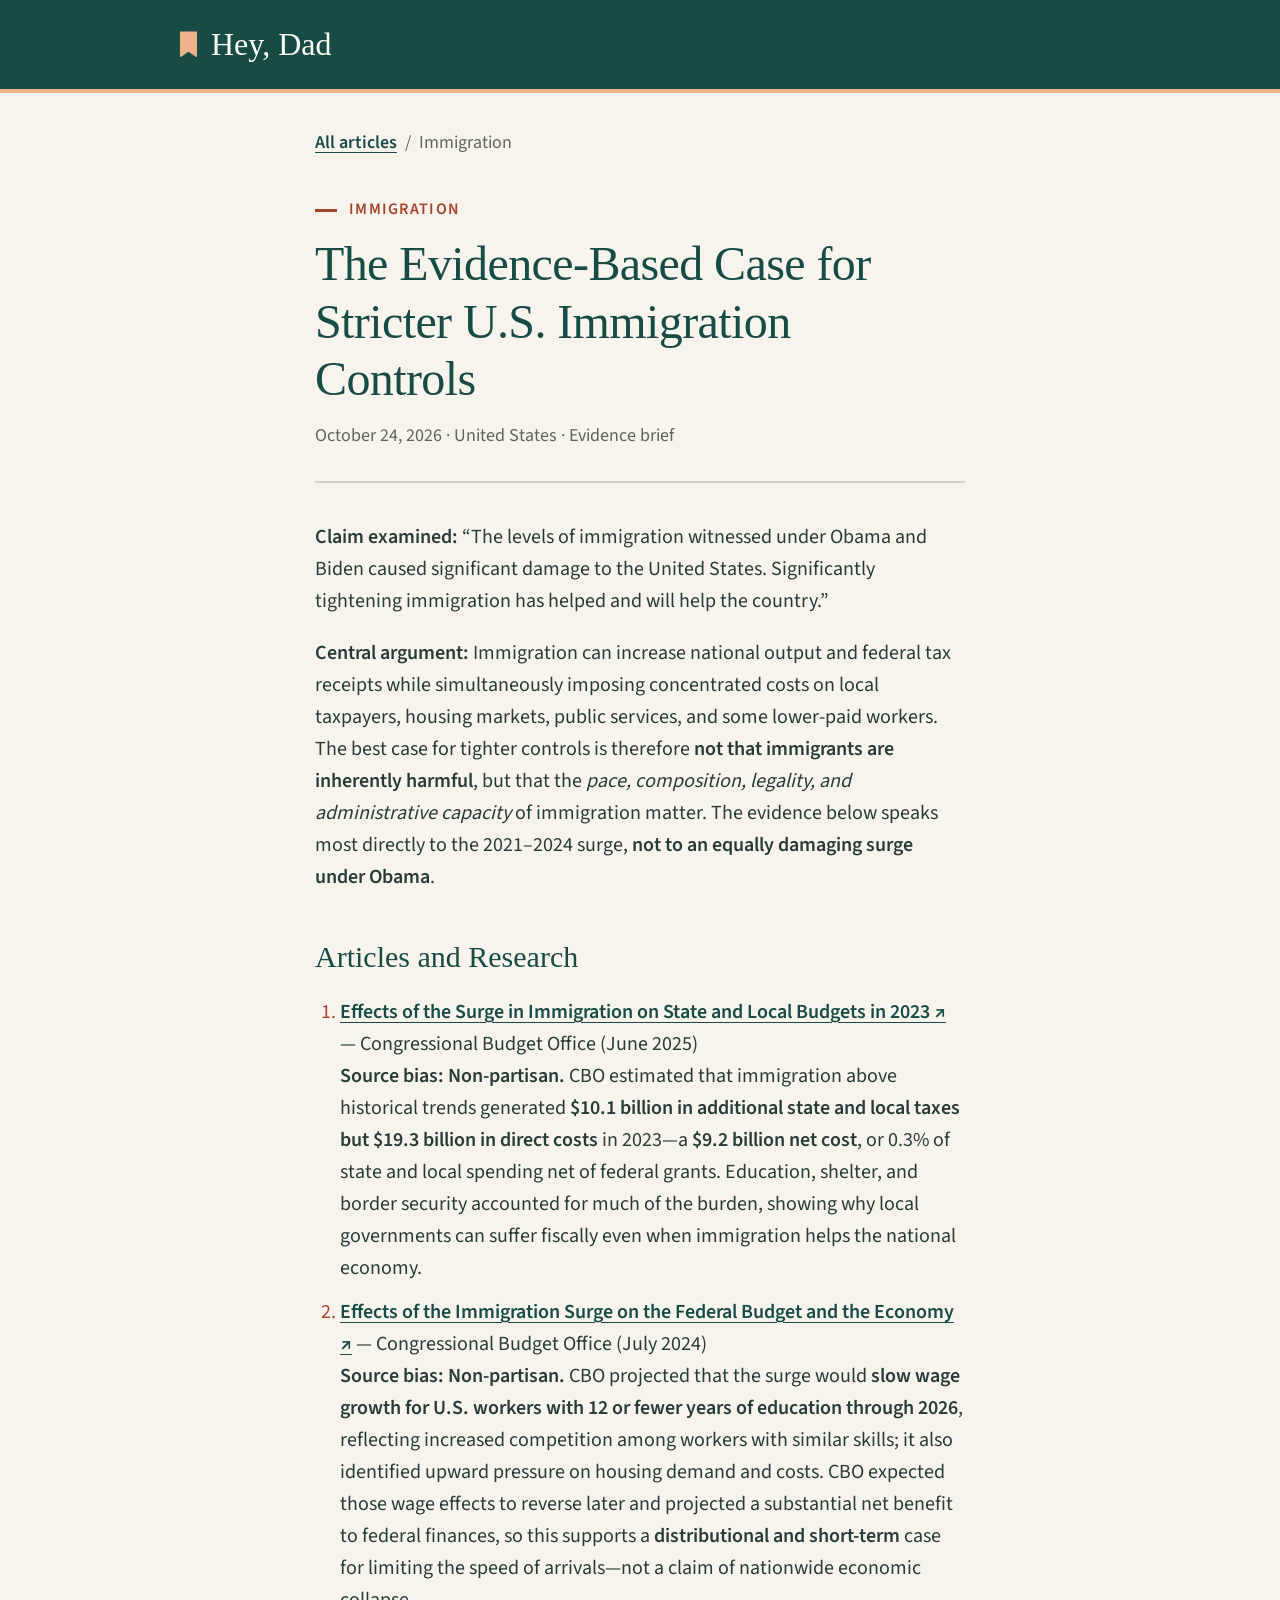
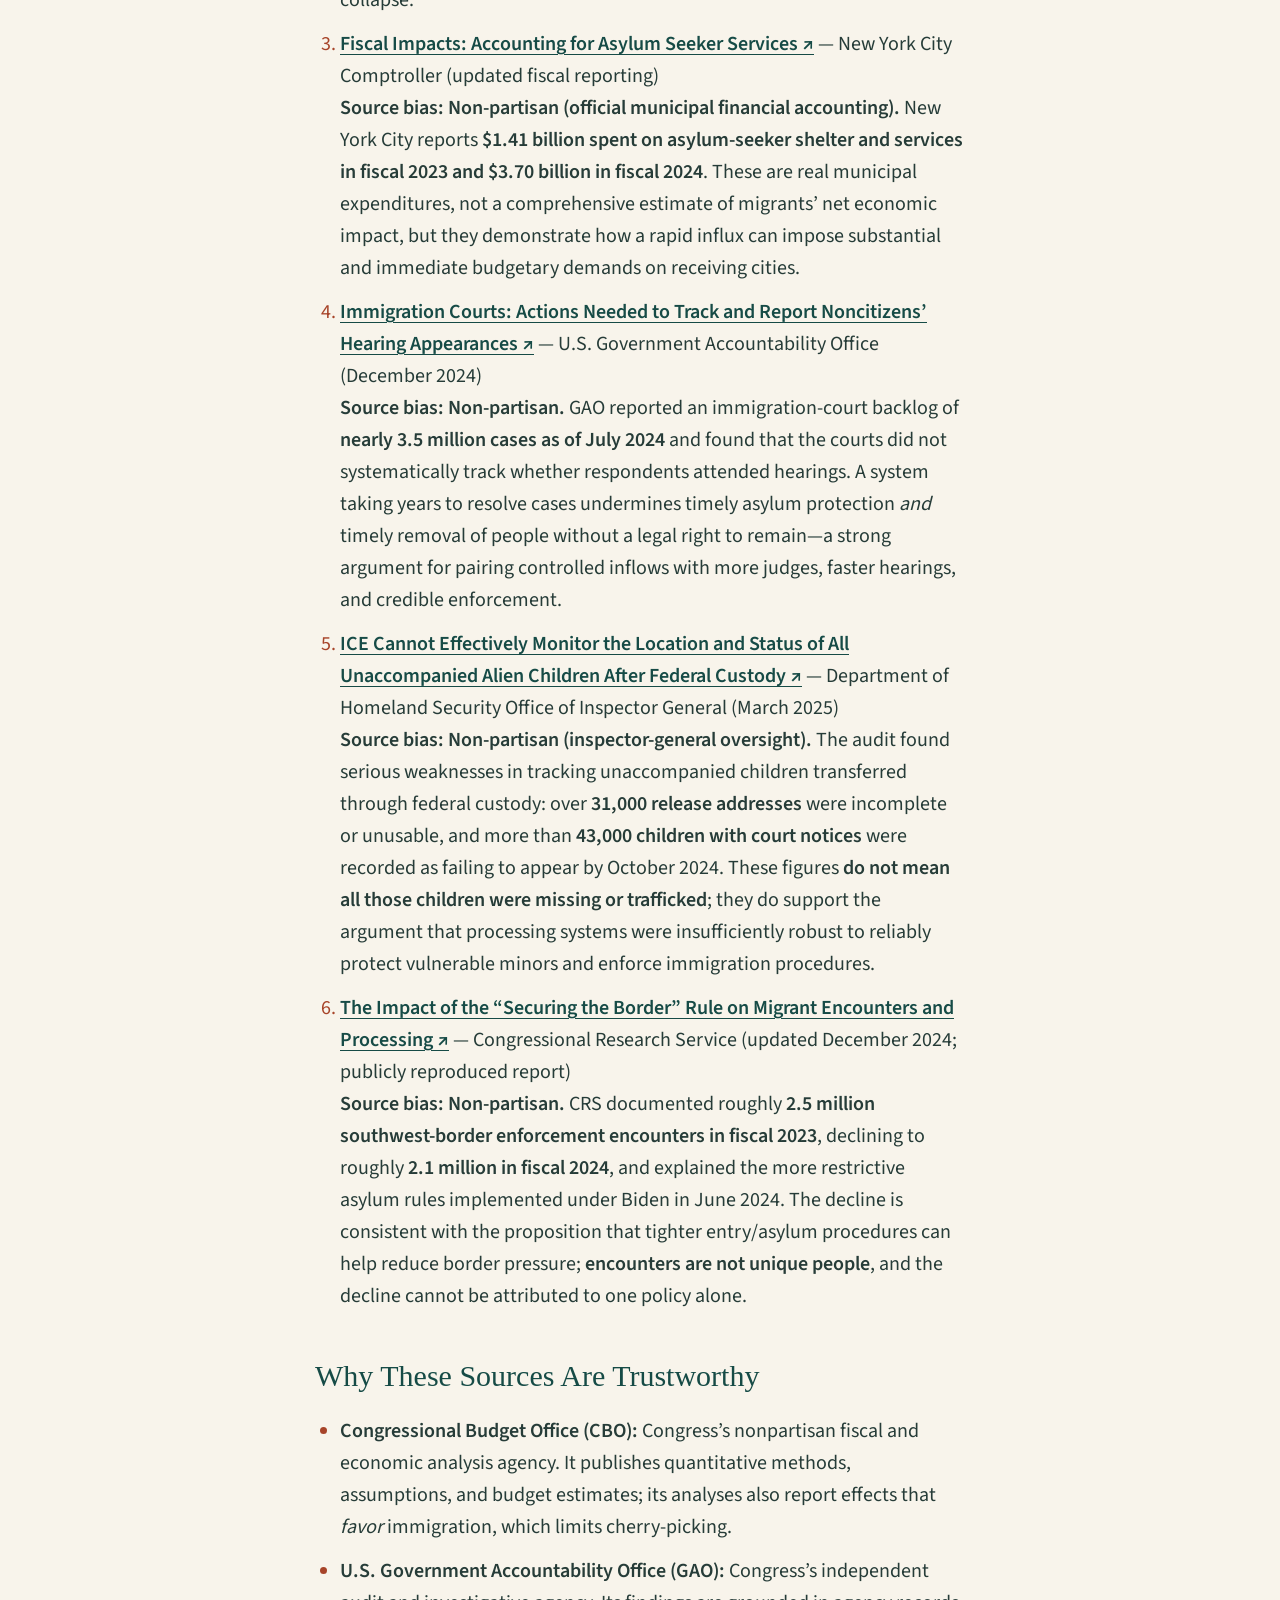
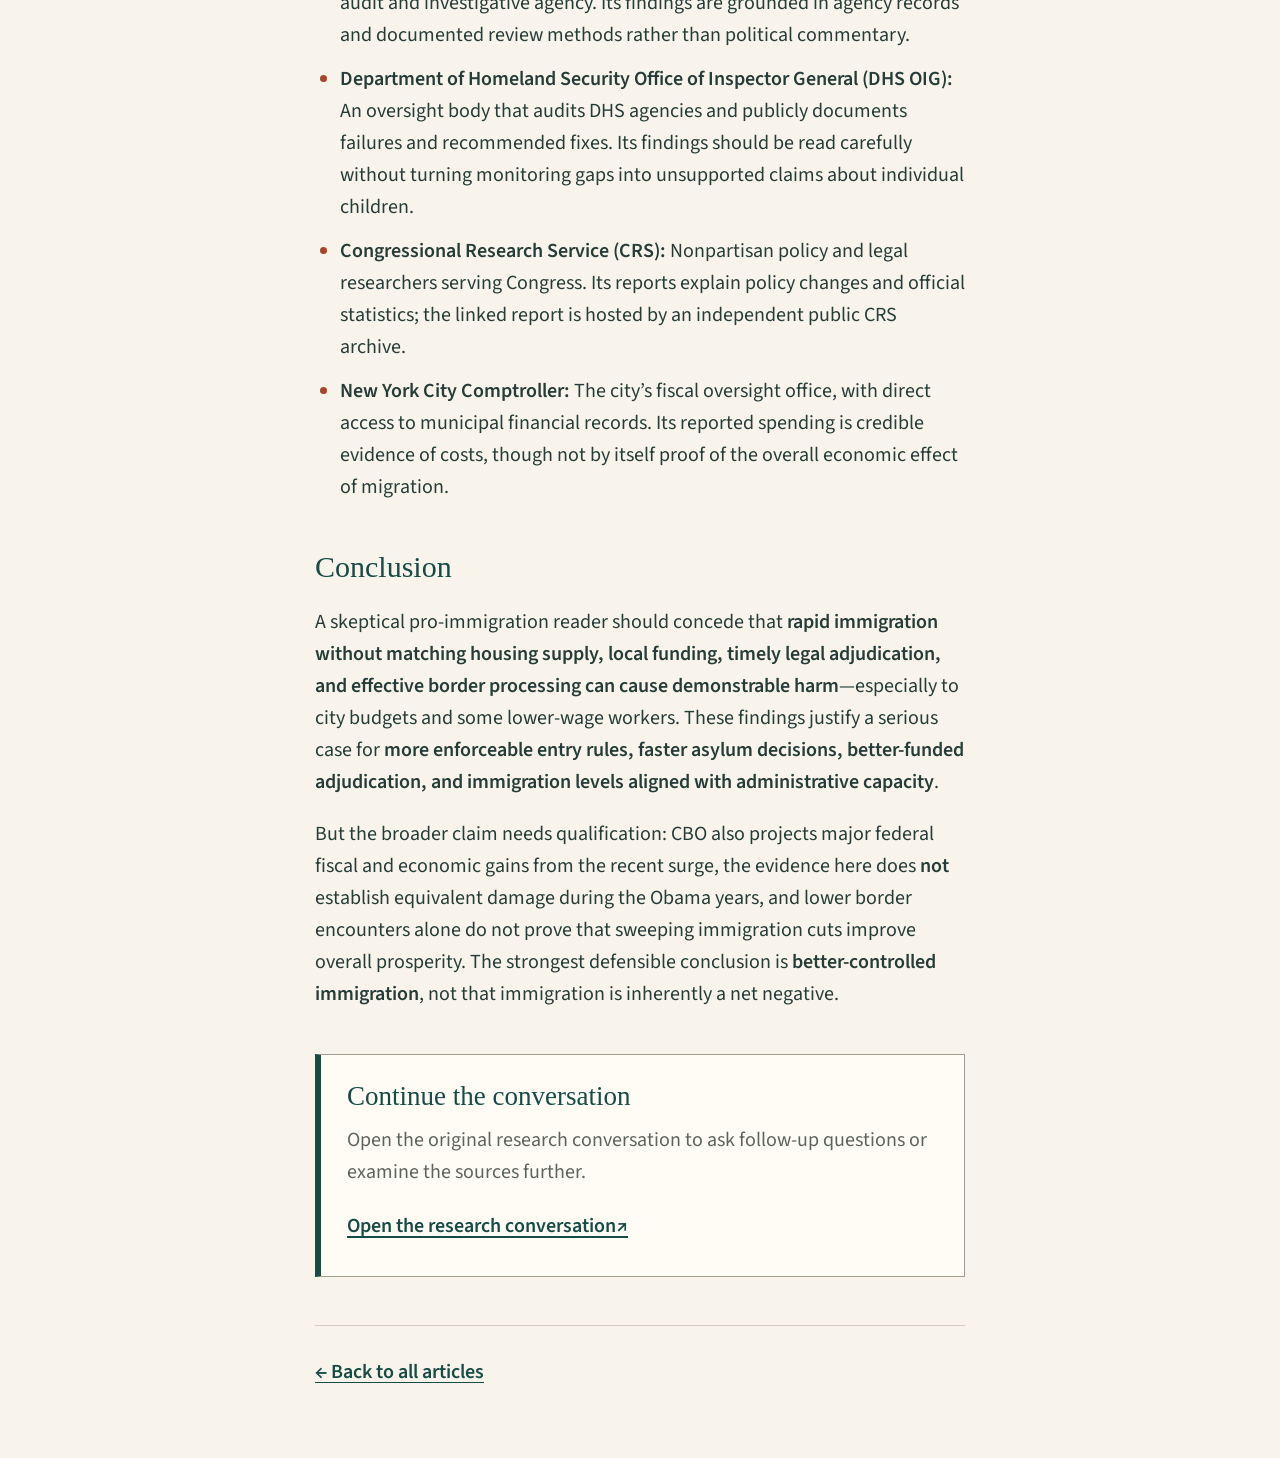
<file: articles/immigration/case-for-stricter-immigration-controls.html>
<!doctype html>
<html lang="en">

<head>
  <meta charset="utf-8">
  <meta name="viewport" content="width=device-width, initial-scale=1">
  <meta name="description" content="The Evidence-Based Case for Stricter U.S. Immigration Controls">
  <meta name="theme-color" content="#164b46">
  <title>The Evidence-Based Case for Stricter U.S. Immigration Controls — Hey, Dad</title>
  <link rel="icon" href="../../assets/images/favicon.svg" type="image/svg+xml">
  <link rel="stylesheet" href="../../assets/css/styles.css">
</head>

<body>
  <a class="skip-link" href="#reading">Skip to article</a>

  <header class="site-header">
    <div class="page-width">
      <a class="site-name" href="../../index.html">Hey, Dad</a>
    </div>
  </header>

  <main id="reading" class="article-page">
    <nav class="breadcrumb" aria-label="Breadcrumb">
      <a href="../../index.html">All articles</a>
      <span aria-hidden="true">/</span>
      <span>Immigration</span>
    </nav>

    <header class="article-header">
      <p class="article-topic">Immigration</p>
      <h1>The Evidence-Based Case for Stricter U.S. Immigration Controls</h1>
      <p class="article-meta">October 24, 2026 · United States · Evidence brief</p>
    </header>

    <div class="reading-content">
        <p><strong>Claim examined:</strong> “The levels of immigration witnessed under Obama and Biden caused significant damage to the United States. Significantly tightening immigration has helped and will help the country.”</p>
        <p><strong>Central argument:</strong> Immigration can increase national output and federal tax receipts while simultaneously imposing concentrated costs on local taxpayers, housing markets, public services, and some lower-paid workers. The best case for tighter controls is therefore <strong>not that immigrants are inherently harmful</strong>, but that the <em>pace, composition, legality, and administrative capacity</em> of immigration matter. The evidence below speaks most directly to the 2021–2024 surge, <strong>not to an equally damaging surge under Obama</strong>.</p>
        <h2>Articles and Research</h2>
        <ol><li><strong><a href="https://www.cbo.gov/publication/61256" target="_blank" rel="noopener noreferrer">Effects of the Surge in Immigration on State and Local Budgets in 2023<span class="external-link" aria-hidden="true"> ↗</span></a></strong> — Congressional Budget Office (June 2025)  <br><strong>Source bias: Non-partisan.</strong> CBO estimated that immigration above historical trends generated <strong>$10.1 billion in additional state and local taxes but $19.3 billion in direct costs</strong> in 2023—a <strong>$9.2 billion net cost</strong>, or 0.3% of state and local spending net of federal grants. Education, shelter, and border security accounted for much of the burden, showing why local governments can suffer fiscally even when immigration helps the national economy.</li><li><strong><a href="https://www.cbo.gov/publication/60569" target="_blank" rel="noopener noreferrer">Effects of the Immigration Surge on the Federal Budget and the Economy<span class="external-link" aria-hidden="true"> ↗</span></a></strong> — Congressional Budget Office (July 2024)  <br><strong>Source bias: Non-partisan.</strong> CBO projected that the surge would <strong>slow wage growth for U.S. workers with 12 or fewer years of education through 2026</strong>, reflecting increased competition among workers with similar skills; it also identified upward pressure on housing demand and costs. CBO expected those wage effects to reverse later and projected a substantial net benefit to federal finances, so this supports a <strong>distributional and short-term</strong> case for limiting the speed of arrivals—not a claim of nationwide economic collapse.</li><li><strong><a href="https://comptroller.nyc.gov/services/for-the-public/accounting-for-asylum-seeker-services/fiscal-impacts/" target="_blank" rel="noopener noreferrer">Fiscal Impacts: Accounting for Asylum Seeker Services<span class="external-link" aria-hidden="true"> ↗</span></a></strong> — New York City Comptroller (updated fiscal reporting)  <br><strong>Source bias: Non-partisan (official municipal financial accounting).</strong> New York City reports <strong>$1.41 billion spent on asylum-seeker shelter and services in fiscal 2023 and $3.70 billion in fiscal 2024</strong>. These are real municipal expenditures, not a comprehensive estimate of migrants’ net economic impact, but they demonstrate how a rapid influx can impose substantial and immediate budgetary demands on receiving cities.</li><li><strong><a href="https://www.gao.gov/products/gao-25-106867" target="_blank" rel="noopener noreferrer">Immigration Courts: Actions Needed to Track and Report Noncitizens’ Hearing Appearances<span class="external-link" aria-hidden="true"> ↗</span></a></strong> — U.S. Government Accountability Office (December 2024)  <br><strong>Source bias: Non-partisan.</strong> GAO reported an immigration-court backlog of <strong>nearly 3.5 million cases as of July 2024</strong> and found that the courts did not systematically track whether respondents attended hearings. A system taking years to resolve cases undermines timely asylum protection <em>and</em> timely removal of people without a legal right to remain—a strong argument for pairing controlled inflows with more judges, faster hearings, and credible enforcement.</li><li><strong><a href="https://www.oig.dhs.gov/sites/default/files/assets/2025-03/OIG-25-21-Mar25.pdf" target="_blank" rel="noopener noreferrer">ICE Cannot Effectively Monitor the Location and Status of All Unaccompanied Alien Children After Federal Custody<span class="external-link" aria-hidden="true"> ↗</span></a></strong> — Department of Homeland Security Office of Inspector General (March 2025)  <br><strong>Source bias: Non-partisan (inspector-general oversight).</strong> The audit found serious weaknesses in tracking unaccompanied children transferred through federal custody: over <strong>31,000 release addresses</strong> were incomplete or unusable, and more than <strong>43,000 children with court notices</strong> were recorded as failing to appear by October 2024. These figures <strong>do not mean all those children were missing or trafficked</strong>; they do support the argument that processing systems were insufficiently robust to reliably protect vulnerable minors and enforce immigration procedures.</li><li><strong><a href="https://www.everycrsreport.com/reports/IN12417.html" target="_blank" rel="noopener noreferrer">The Impact of the “Securing the Border” Rule on Migrant Encounters and Processing<span class="external-link" aria-hidden="true"> ↗</span></a></strong> — Congressional Research Service (updated December 2024; publicly reproduced report)  <br><strong>Source bias: Non-partisan.</strong> CRS documented roughly <strong>2.5 million southwest-border enforcement encounters in fiscal 2023</strong>, declining to roughly <strong>2.1 million in fiscal 2024</strong>, and explained the more restrictive asylum rules implemented under Biden in June 2024. The decline is consistent with the proposition that tighter entry/asylum procedures can help reduce border pressure; <strong>encounters are not unique people</strong>, and the decline cannot be attributed to one policy alone.</li></ol>
        <h2>Why These Sources Are Trustworthy</h2>
        <ul><li><strong>Congressional Budget Office (CBO):</strong> Congress’s nonpartisan fiscal and economic analysis agency. It publishes quantitative methods, assumptions, and budget estimates; its analyses also report effects that <em>favor</em> immigration, which limits cherry-picking.</li><li><strong>U.S. Government Accountability Office (GAO):</strong> Congress’s independent audit and investigative agency. Its findings are grounded in agency records and documented review methods rather than political commentary.</li><li><strong>Department of Homeland Security Office of Inspector General (DHS OIG):</strong> An oversight body that audits DHS agencies and publicly documents failures and recommended fixes. Its findings should be read carefully without turning monitoring gaps into unsupported claims about individual children.</li><li><strong>Congressional Research Service (CRS):</strong> Nonpartisan policy and legal researchers serving Congress. Its reports explain policy changes and official statistics; the linked report is hosted by an independent public CRS archive.</li><li><strong>New York City Comptroller:</strong> The city’s fiscal oversight office, with direct access to municipal financial records. Its reported spending is credible evidence of costs, though not by itself proof of the overall economic effect of migration.</li></ul>
        <h2>Conclusion</h2>
        <p>A skeptical pro-immigration reader should concede that <strong>rapid immigration without matching housing supply, local funding, timely legal adjudication, and effective border processing can cause demonstrable harm</strong>—especially to city budgets and some lower-wage workers. These findings justify a serious case for <strong>more enforceable entry rules, faster asylum decisions, better-funded adjudication, and immigration levels aligned with administrative capacity</strong>.</p>
        <p>But the broader claim needs qualification: CBO also projects major federal fiscal and economic gains from the recent surge, the evidence here does <strong>not</strong> establish equivalent damage during the Obama years, and lower border encounters alone do not prove that sweeping immigration cuts improve overall prosperity. The strongest defensible conclusion is <strong>better-controlled immigration</strong>, not that immigration is inherently a net negative.</p>
    </div>

    <aside class="continue-conversation">
      <h2>Continue the conversation</h2>
      <p>Open the original research conversation to ask follow-up questions or examine the sources further.</p>
      <a class="conversation-link" href="https://chatgpt.com/share/6add0760-1380-83e8-ad1e-d04f83cd4ab1" target="_blank" rel="noopener noreferrer">Open the research conversation <span aria-hidden="true">↗</span></a>
    </aside>

    <p class="article-return"><a href="../../index.html">← Back to all articles</a></p>
  </main>
</body>

</html>
</file>
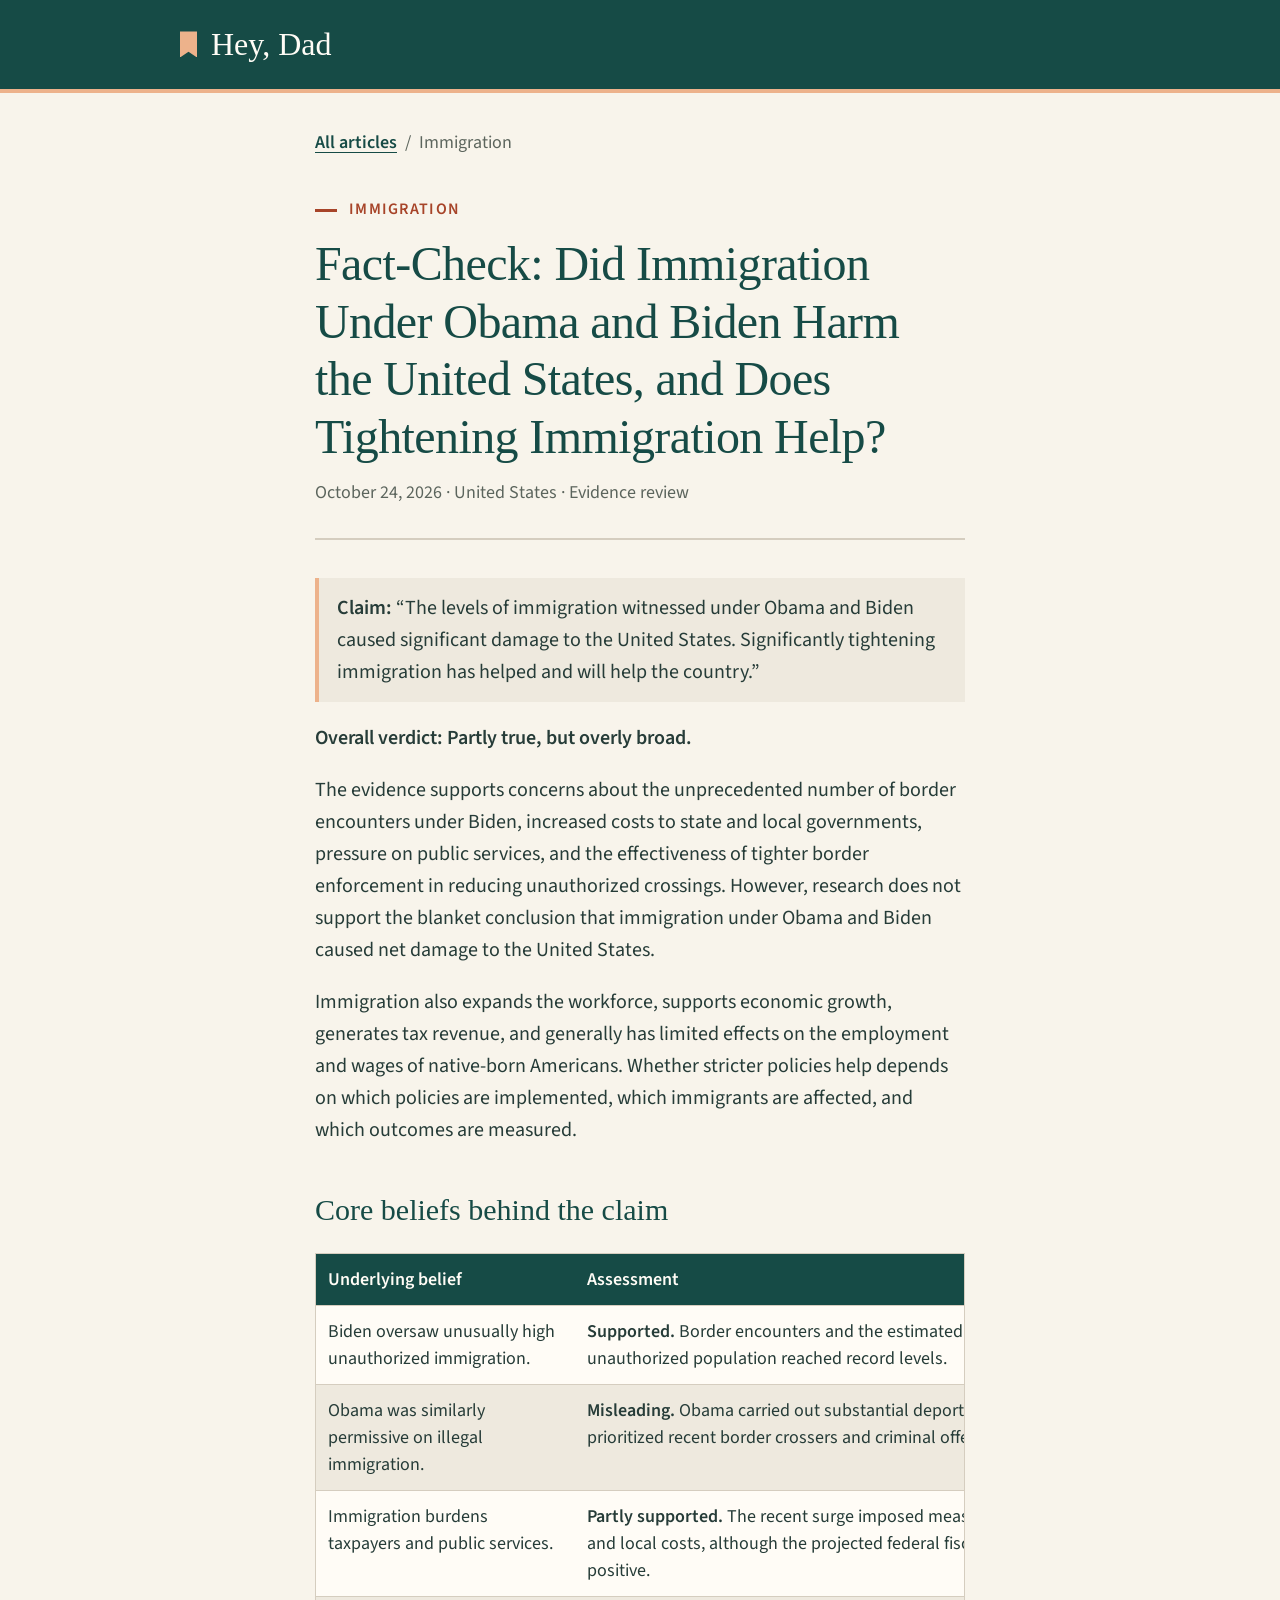
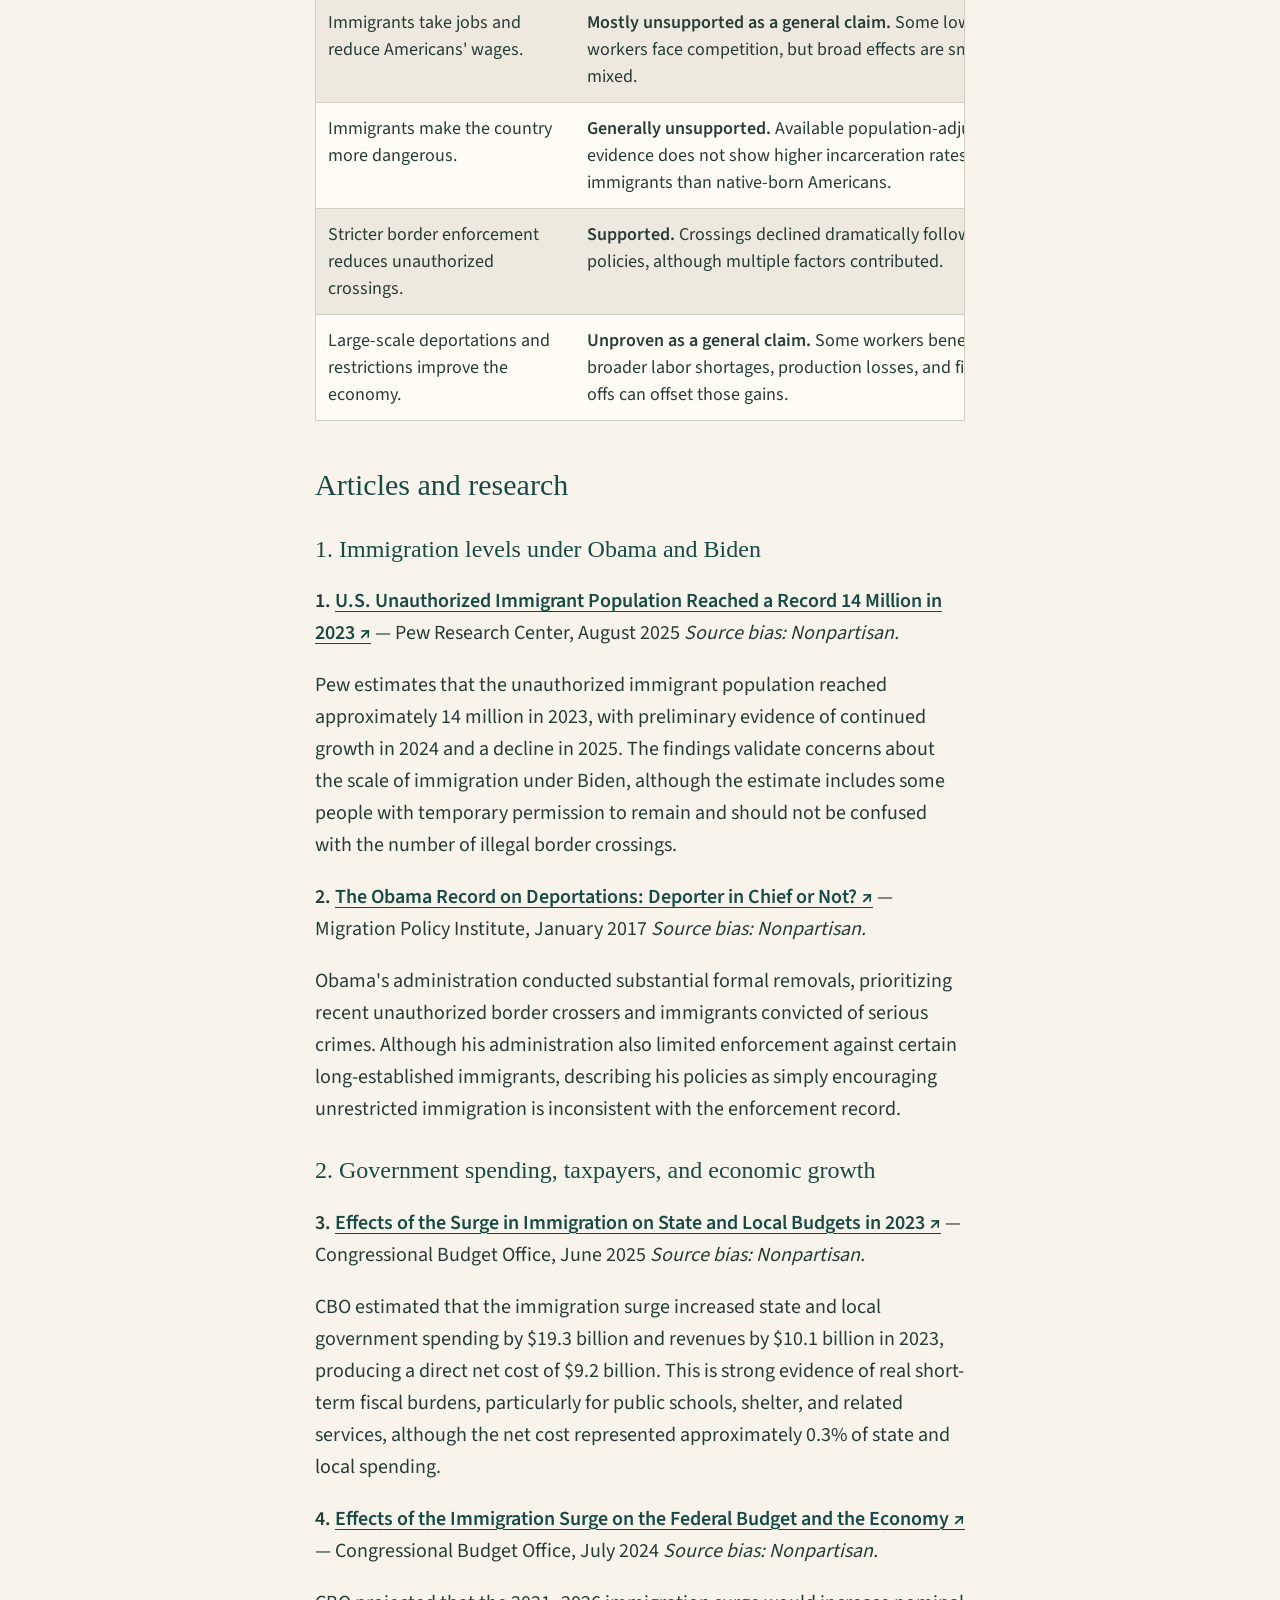
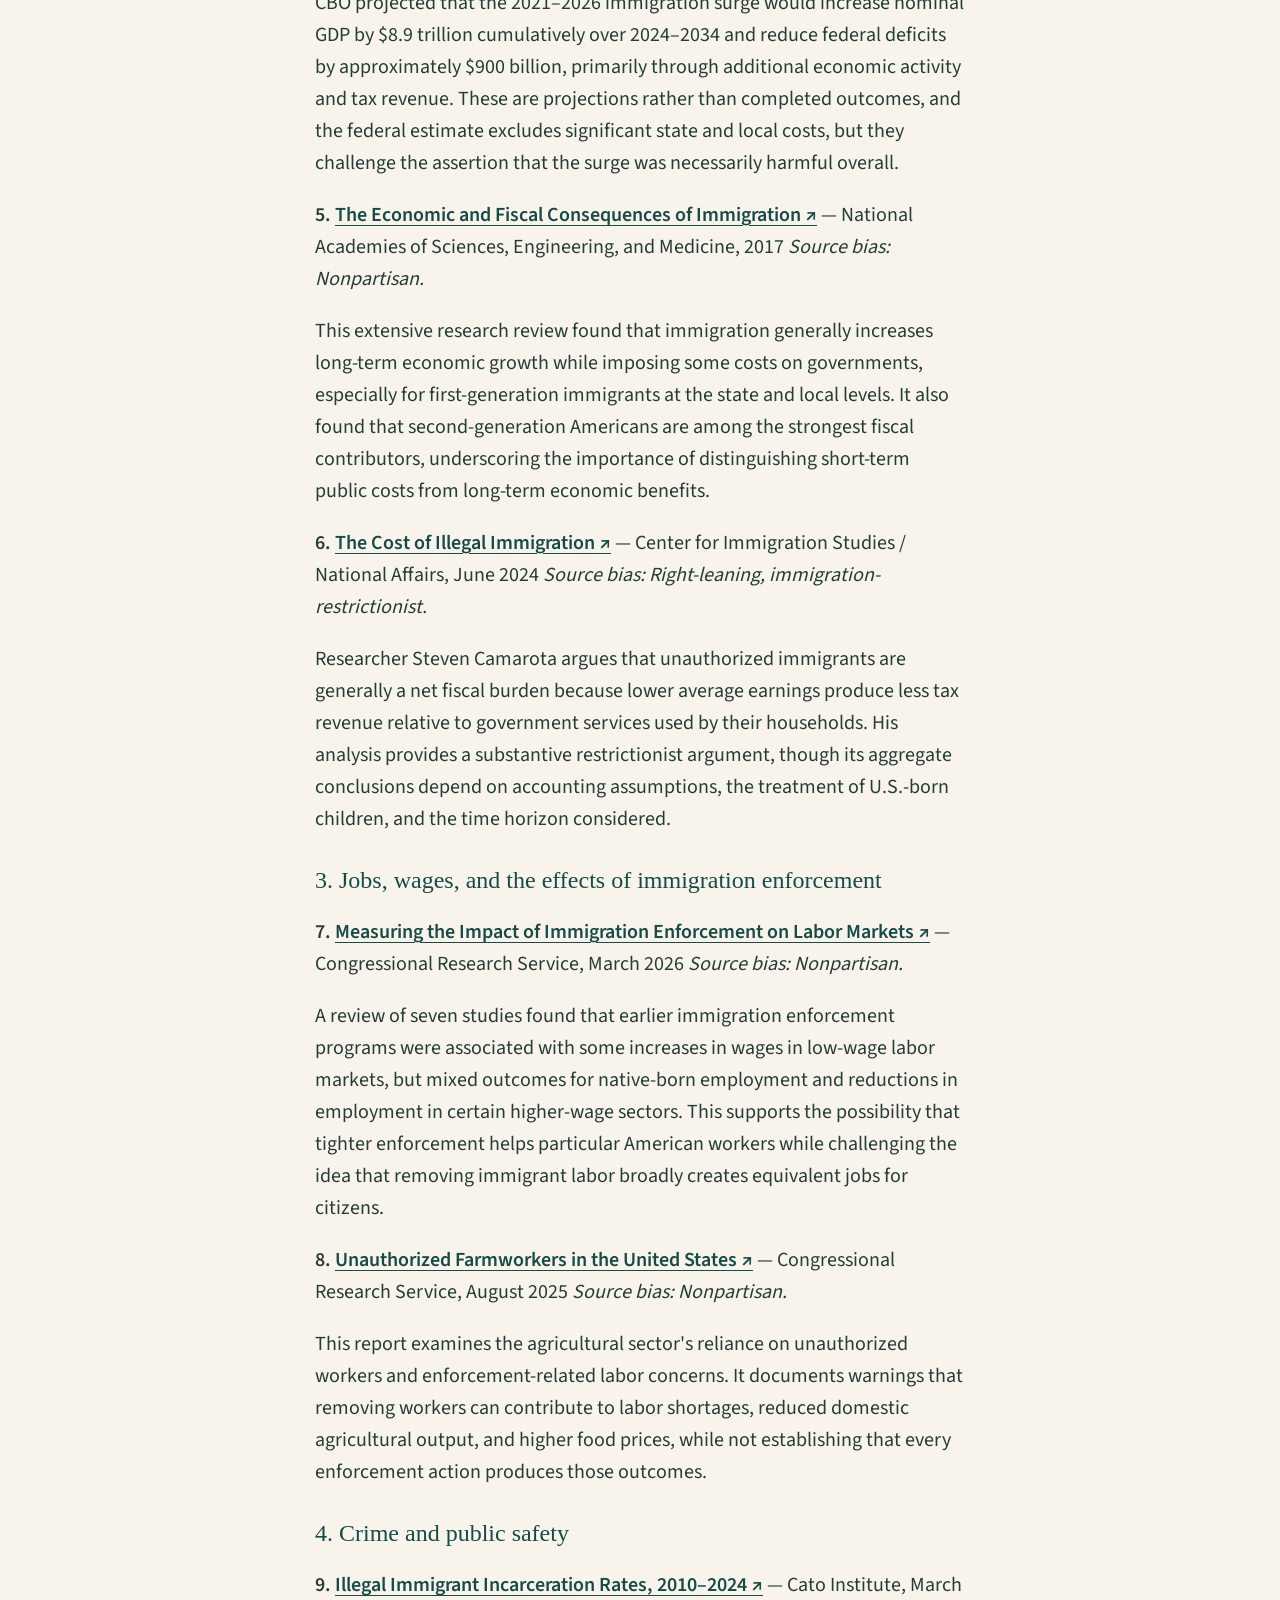
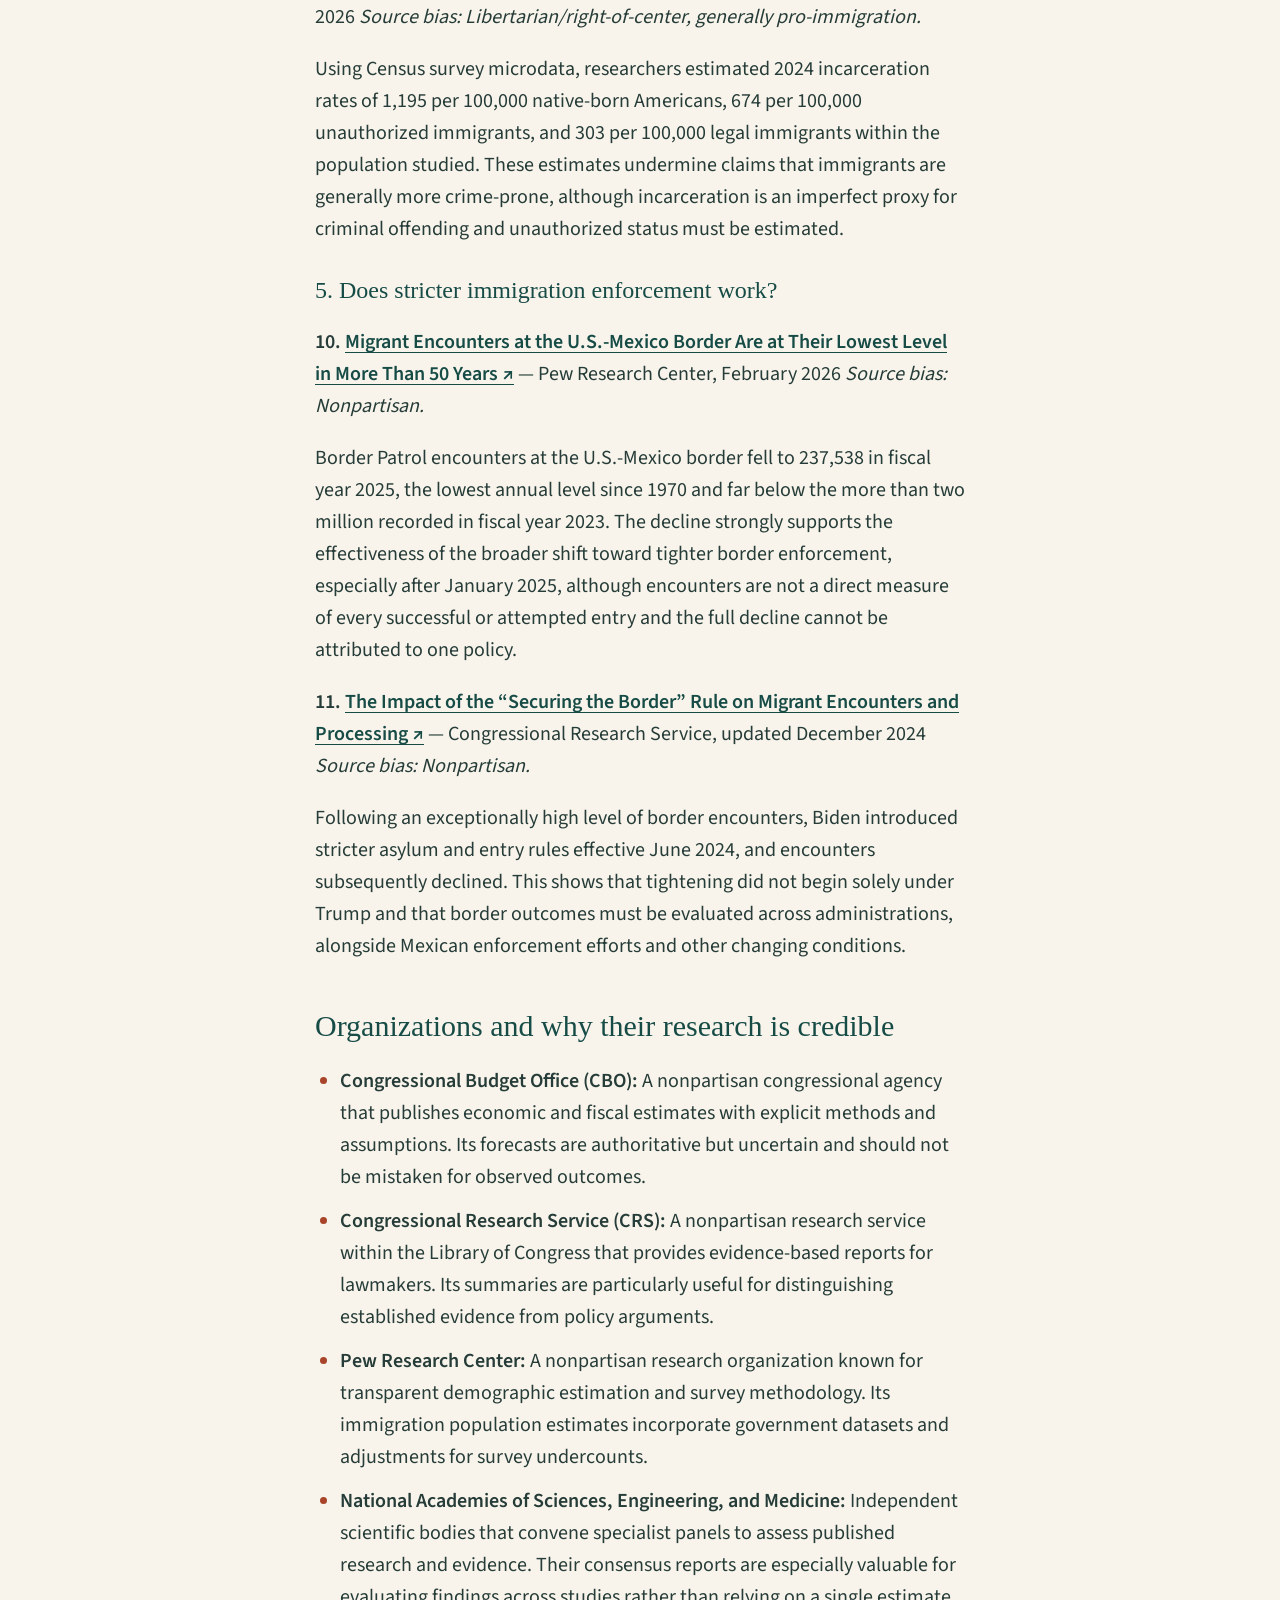
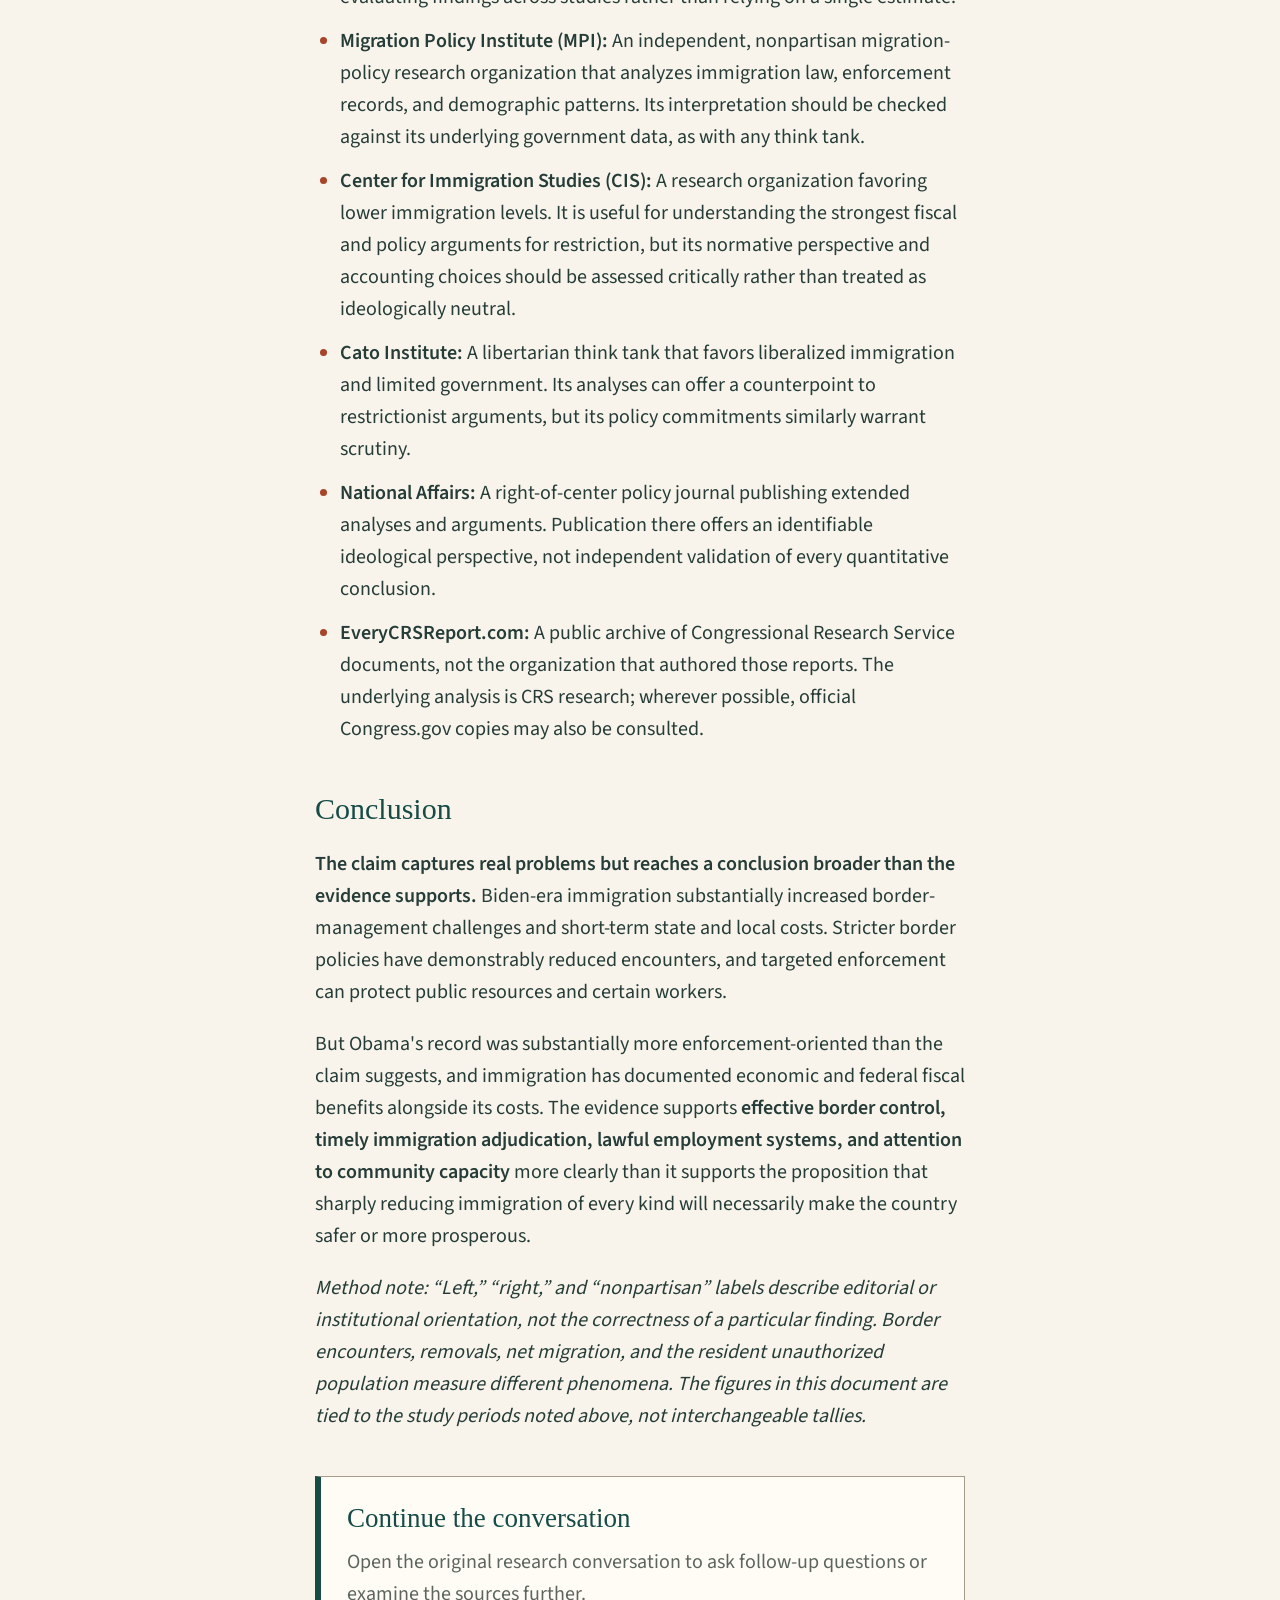
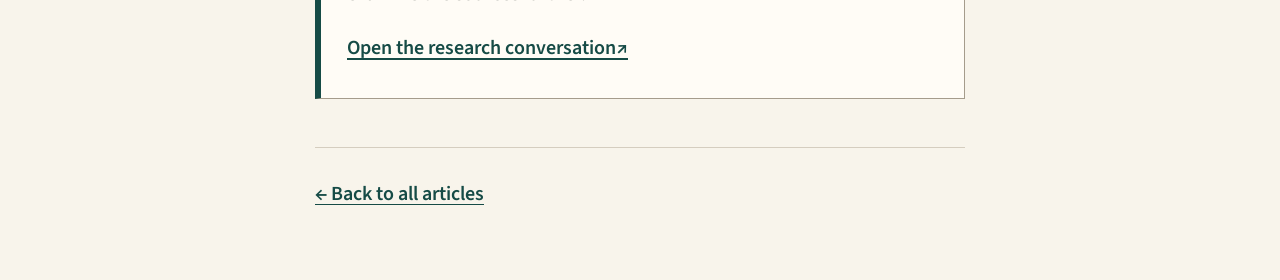
<file: articles/immigration/immigration-fact-check.html>
<!doctype html>
<html lang="en">

<head>
  <meta charset="utf-8">
  <meta name="viewport" content="width=device-width, initial-scale=1">
  <meta name="description" content="Fact-Check: Did Immigration Under Obama and Biden Harm the United States, and Does Tightening Immigration Help?">
  <meta name="theme-color" content="#164b46">
  <title>Fact-Check: Did Immigration Under Obama and Biden Harm the United States, and Does Tightening Immigration Help? — Hey, Dad</title>
  <link rel="icon" href="../../assets/images/favicon.svg" type="image/svg+xml">
  <link rel="stylesheet" href="../../assets/css/styles.css">
</head>

<body>
  <a class="skip-link" href="#reading">Skip to article</a>

  <header class="site-header">
    <div class="page-width">
      <a class="site-name" href="../../index.html">Hey, Dad</a>
    </div>
  </header>

  <main id="reading" class="article-page">
    <nav class="breadcrumb" aria-label="Breadcrumb">
      <a href="../../index.html">All articles</a>
      <span aria-hidden="true">/</span>
      <span>Immigration</span>
    </nav>

    <header class="article-header">
      <p class="article-topic">Immigration</p>
      <h1>Fact-Check: Did Immigration Under Obama and Biden Harm the United States, and Does Tightening Immigration Help?</h1>
      <p class="article-meta">October 24, 2026 · United States · Evidence review</p>
    </header>

    <div class="reading-content">
        <blockquote><strong>Claim:</strong> “The levels of immigration witnessed under Obama and Biden caused significant damage to the United States. Significantly tightening immigration has helped and will help the country.”</blockquote>
        <p><strong>Overall verdict: Partly true, but overly broad.</strong></p>
        <p>The evidence supports concerns about the unprecedented number of border encounters under Biden, increased costs to state and local governments, pressure on public services, and the effectiveness of tighter border enforcement in reducing unauthorized crossings. However, research does not support the blanket conclusion that immigration under Obama and Biden caused net damage to the United States.</p>
        <p>Immigration also expands the workforce, supports economic growth, generates tax revenue, and generally has limited effects on the employment and wages of native-born Americans. Whether stricter policies help depends on which policies are implemented, which immigrants are affected, and which outcomes are measured.</p>
        <h2>Core beliefs behind the claim</h2>
        <div class="table-scroll" tabindex="0" aria-label="Scrollable table"><table><thead><tr><th scope="col">Underlying belief</th><th scope="col">Assessment</th></tr></thead><tbody><tr><td>Biden oversaw unusually high unauthorized immigration.</td><td><strong>Supported.</strong> Border encounters and the estimated unauthorized population reached record levels.</td></tr><tr><td>Obama was similarly permissive on illegal immigration.</td><td><strong>Misleading.</strong> Obama carried out substantial deportations and prioritized recent border crossers and criminal offenders.</td></tr><tr><td>Immigration burdens taxpayers and public services.</td><td><strong>Partly supported.</strong> The recent surge imposed measurable state and local costs, although the projected federal fiscal effect was positive.</td></tr><tr><td>Immigrants take jobs and reduce Americans' wages.</td><td><strong>Mostly unsupported as a general claim.</strong> Some lower-wage workers face competition, but broad effects are small or mixed.</td></tr><tr><td>Immigrants make the country more dangerous.</td><td><strong>Generally unsupported.</strong> Available population-adjusted evidence does not show higher incarceration rates among immigrants than native-born Americans.</td></tr><tr><td>Stricter border enforcement reduces unauthorized crossings.</td><td><strong>Supported.</strong> Crossings declined dramatically following tighter policies, although multiple factors contributed.</td></tr><tr><td>Large-scale deportations and restrictions improve the economy.</td><td><strong>Unproven as a general claim.</strong> Some workers benefit, but broader labor shortages, production losses, and fiscal trade-offs can offset those gains.</td></tr></tbody></table></div>
        <h2>Articles and research</h2>
        <h3>1. Immigration levels under Obama and Biden</h3>
        <p><strong>1. <a href="https://www.pewresearch.org/race-and-ethnicity/2025/08/21/u-s-unauthorized-immigrant-population-reached-a-record-14-million-in-2023/" target="_blank" rel="noopener noreferrer">U.S. Unauthorized Immigrant Population Reached a Record 14 Million in 2023<span class="external-link" aria-hidden="true"> ↗</span></a></strong> — Pew Research Center, August 2025 <em>Source bias: Nonpartisan.</em></p>
        <p>Pew estimates that the unauthorized immigrant population reached approximately 14 million in 2023, with preliminary evidence of continued growth in 2024 and a decline in 2025. The findings validate concerns about the scale of immigration under Biden, although the estimate includes some people with temporary permission to remain and should not be confused with the number of illegal border crossings.</p>
        <p><strong>2. <a href="https://www.migrationpolicy.org/journal/policy-beat/obama-record-deportations-deporter-chief-or-not" target="_blank" rel="noopener noreferrer">The Obama Record on Deportations: Deporter in Chief or Not?<span class="external-link" aria-hidden="true"> ↗</span></a></strong> — Migration Policy Institute, January 2017 <em>Source bias: Nonpartisan.</em></p>
        <p>Obama's administration conducted substantial formal removals, prioritizing recent unauthorized border crossers and immigrants convicted of serious crimes. Although his administration also limited enforcement against certain long-established immigrants, describing his policies as simply encouraging unrestricted immigration is inconsistent with the enforcement record.</p>
        <h3>2. Government spending, taxpayers, and economic growth</h3>
        <p><strong>3. <a href="https://www.cbo.gov/publication/61256" target="_blank" rel="noopener noreferrer">Effects of the Surge in Immigration on State and Local Budgets in 2023<span class="external-link" aria-hidden="true"> ↗</span></a></strong> — Congressional Budget Office, June 2025 <em>Source bias: Nonpartisan.</em></p>
        <p>CBO estimated that the immigration surge increased state and local government spending by $19.3 billion and revenues by $10.1 billion in 2023, producing a direct net cost of $9.2 billion. This is strong evidence of real short-term fiscal burdens, particularly for public schools, shelter, and related services, although the net cost represented approximately 0.3% of state and local spending.</p>
        <p><strong>4. <a href="https://www.cbo.gov/publication/60165" target="_blank" rel="noopener noreferrer">Effects of the Immigration Surge on the Federal Budget and the Economy<span class="external-link" aria-hidden="true"> ↗</span></a></strong> — Congressional Budget Office, July 2024 <em>Source bias: Nonpartisan.</em></p>
        <p>CBO projected that the 2021–2026 immigration surge would increase nominal GDP by $8.9 trillion cumulatively over 2024–2034 and reduce federal deficits by approximately $900 billion, primarily through additional economic activity and tax revenue. These are projections rather than completed outcomes, and the federal estimate excludes significant state and local costs, but they challenge the assertion that the surge was necessarily harmful overall.</p>
        <p><strong>5. <a href="https://www.nationalacademies.org/projects/DBASSE-CNSTAT-13-03/publication/23550" target="_blank" rel="noopener noreferrer">The Economic and Fiscal Consequences of Immigration<span class="external-link" aria-hidden="true"> ↗</span></a></strong> — National Academies of Sciences, Engineering, and Medicine, 2017 <em>Source bias: Nonpartisan.</em></p>
        <p>This extensive research review found that immigration generally increases long-term economic growth while imposing some costs on governments, especially for first-generation immigrants at the state and local levels. It also found that second-generation Americans are among the strongest fiscal contributors, underscoring the importance of distinguishing short-term public costs from long-term economic benefits.</p>
        <p><strong>6. <a href="https://cis.org/LongForm-Journal-Articles/Cost-Illegal-Immigration" target="_blank" rel="noopener noreferrer">The Cost of Illegal Immigration<span class="external-link" aria-hidden="true"> ↗</span></a></strong> — Center for Immigration Studies / National Affairs, June 2024 <em>Source bias: Right-leaning, immigration-restrictionist.</em></p>
        <p>Researcher Steven Camarota argues that unauthorized immigrants are generally a net fiscal burden because lower average earnings produce less tax revenue relative to government services used by their households. His analysis provides a substantive restrictionist argument, though its aggregate conclusions depend on accounting assumptions, the treatment of U.S.-born children, and the time horizon considered.</p>
        <h3>3. Jobs, wages, and the effects of immigration enforcement</h3>
        <p><strong>7. <a href="https://www.everycrsreport.com/reports/IF13188.html" target="_blank" rel="noopener noreferrer">Measuring the Impact of Immigration Enforcement on Labor Markets<span class="external-link" aria-hidden="true"> ↗</span></a></strong> — Congressional Research Service, March 2026 <em>Source bias: Nonpartisan.</em></p>
        <p>A review of seven studies found that earlier immigration enforcement programs were associated with some increases in wages in low-wage labor markets, but mixed outcomes for native-born employment and reductions in employment in certain higher-wage sectors. This supports the possibility that tighter enforcement helps particular American workers while challenging the idea that removing immigrant labor broadly creates equivalent jobs for citizens.</p>
        <p><strong>8. <a href="https://www.congress.gov/crs_external_products/IF/PDF/IF13083/IF13083.1.pdf" target="_blank" rel="noopener noreferrer">Unauthorized Farmworkers in the United States<span class="external-link" aria-hidden="true"> ↗</span></a></strong> — Congressional Research Service, August 2025 <em>Source bias: Nonpartisan.</em></p>
        <p>This report examines the agricultural sector's reliance on unauthorized workers and enforcement-related labor concerns. It documents warnings that removing workers can contribute to labor shortages, reduced domestic agricultural output, and higher food prices, while not establishing that every enforcement action produces those outcomes.</p>
        <h3>4. Crime and public safety</h3>
        <p><strong>9. <a href="https://www.cato.org/briefing-paper/illegal-immigrant-incarceration-rates-2010-2024-demographics-american-imprisonment" target="_blank" rel="noopener noreferrer">Illegal Immigrant Incarceration Rates, 2010–2024<span class="external-link" aria-hidden="true"> ↗</span></a></strong> — Cato Institute, March 2026 <em>Source bias: Libertarian/right-of-center, generally pro-immigration.</em></p>
        <p>Using Census survey microdata, researchers estimated 2024 incarceration rates of 1,195 per 100,000 native-born Americans, 674 per 100,000 unauthorized immigrants, and 303 per 100,000 legal immigrants within the population studied. These estimates undermine claims that immigrants are generally more crime-prone, although incarceration is an imperfect proxy for criminal offending and unauthorized status must be estimated.</p>
        <h3>5. Does stricter immigration enforcement work?</h3>
        <p><strong>10. <a href="https://www.pewresearch.org/short-reads/2026/02/02/migrant-encounters-at-the-us-mexico-border-are-at-their-lowest-level-in-more-than-50-years/" target="_blank" rel="noopener noreferrer">Migrant Encounters at the U.S.-Mexico Border Are at Their Lowest Level in More Than 50 Years<span class="external-link" aria-hidden="true"> ↗</span></a></strong> — Pew Research Center, February 2026 <em>Source bias: Nonpartisan.</em></p>
        <p>Border Patrol encounters at the U.S.-Mexico border fell to 237,538 in fiscal year 2025, the lowest annual level since 1970 and far below the more than two million recorded in fiscal year 2023. The decline strongly supports the effectiveness of the broader shift toward tighter border enforcement, especially after January 2025, although encounters are not a direct measure of every successful or attempted entry and the full decline cannot be attributed to one policy.</p>
        <p><strong>11. <a href="https://www.everycrsreport.com/reports/IN12417.html" target="_blank" rel="noopener noreferrer">The Impact of the “Securing the Border” Rule on Migrant Encounters and Processing<span class="external-link" aria-hidden="true"> ↗</span></a></strong> — Congressional Research Service, updated December 2024 <em>Source bias: Nonpartisan.</em></p>
        <p>Following an exceptionally high level of border encounters, Biden introduced stricter asylum and entry rules effective June 2024, and encounters subsequently declined. This shows that tightening did not begin solely under Trump and that border outcomes must be evaluated across administrations, alongside Mexican enforcement efforts and other changing conditions.</p>
        <h2>Organizations and why their research is credible</h2>
        <ul><li><strong>Congressional Budget Office (CBO):</strong> A nonpartisan congressional agency that publishes economic and fiscal estimates with explicit methods and assumptions. Its forecasts are authoritative but uncertain and should not be mistaken for observed outcomes.</li><li><strong>Congressional Research Service (CRS):</strong> A nonpartisan research service within the Library of Congress that provides evidence-based reports for lawmakers. Its summaries are particularly useful for distinguishing established evidence from policy arguments.</li><li><strong>Pew Research Center:</strong> A nonpartisan research organization known for transparent demographic estimation and survey methodology. Its immigration population estimates incorporate government datasets and adjustments for survey undercounts.</li><li><strong>National Academies of Sciences, Engineering, and Medicine:</strong> Independent scientific bodies that convene specialist panels to assess published research and evidence. Their consensus reports are especially valuable for evaluating findings across studies rather than relying on a single estimate.</li><li><strong>Migration Policy Institute (MPI):</strong> An independent, nonpartisan migration-policy research organization that analyzes immigration law, enforcement records, and demographic patterns. Its interpretation should be checked against its underlying government data, as with any think tank.</li><li><strong>Center for Immigration Studies (CIS):</strong> A research organization favoring lower immigration levels. It is useful for understanding the strongest fiscal and policy arguments for restriction, but its normative perspective and accounting choices should be assessed critically rather than treated as ideologically neutral.</li><li><strong>Cato Institute:</strong> A libertarian think tank that favors liberalized immigration and limited government. Its analyses can offer a counterpoint to restrictionist arguments, but its policy commitments similarly warrant scrutiny.</li><li><strong>National Affairs:</strong> A right-of-center policy journal publishing extended analyses and arguments. Publication there offers an identifiable ideological perspective, not independent validation of every quantitative conclusion.</li><li><strong>EveryCRSReport.com:</strong> A public archive of Congressional Research Service documents, not the organization that authored those reports. The underlying analysis is CRS research; wherever possible, official Congress.gov copies may also be consulted.</li></ul>
        <h2>Conclusion</h2>
        <p><strong>The claim captures real problems but reaches a conclusion broader than the evidence supports.</strong> Biden-era immigration substantially increased border-management challenges and short-term state and local costs. Stricter border policies have demonstrably reduced encounters, and targeted enforcement can protect public resources and certain workers.</p>
        <p>But Obama's record was substantially more enforcement-oriented than the claim suggests, and immigration has documented economic and federal fiscal benefits alongside its costs. The evidence supports <strong>effective border control, timely immigration adjudication, lawful employment systems, and attention to community capacity</strong> more clearly than it supports the proposition that sharply reducing immigration of every kind will necessarily make the country safer or more prosperous.</p>
        <p><em>Method note: “Left,” “right,” and “nonpartisan” labels describe editorial or institutional orientation, not the correctness of a particular finding. Border encounters, removals, net migration, and the resident unauthorized population measure different phenomena. The figures in this document are tied to the study periods noted above, not interchangeable tallies.</em></p>
    </div>

    <aside class="continue-conversation">
      <h2>Continue the conversation</h2>
      <p>Open the original research conversation to ask follow-up questions or examine the sources further.</p>
      <a class="conversation-link" href="https://chatgpt.com/share/6add076d-ad8c-83ea-ab56-3635e927e84c" target="_blank" rel="noopener noreferrer">Open the research conversation <span aria-hidden="true">↗</span></a>
    </aside>

    <p class="article-return"><a href="../../index.html">← Back to all articles</a></p>
  </main>
</body>

</html>
</file>
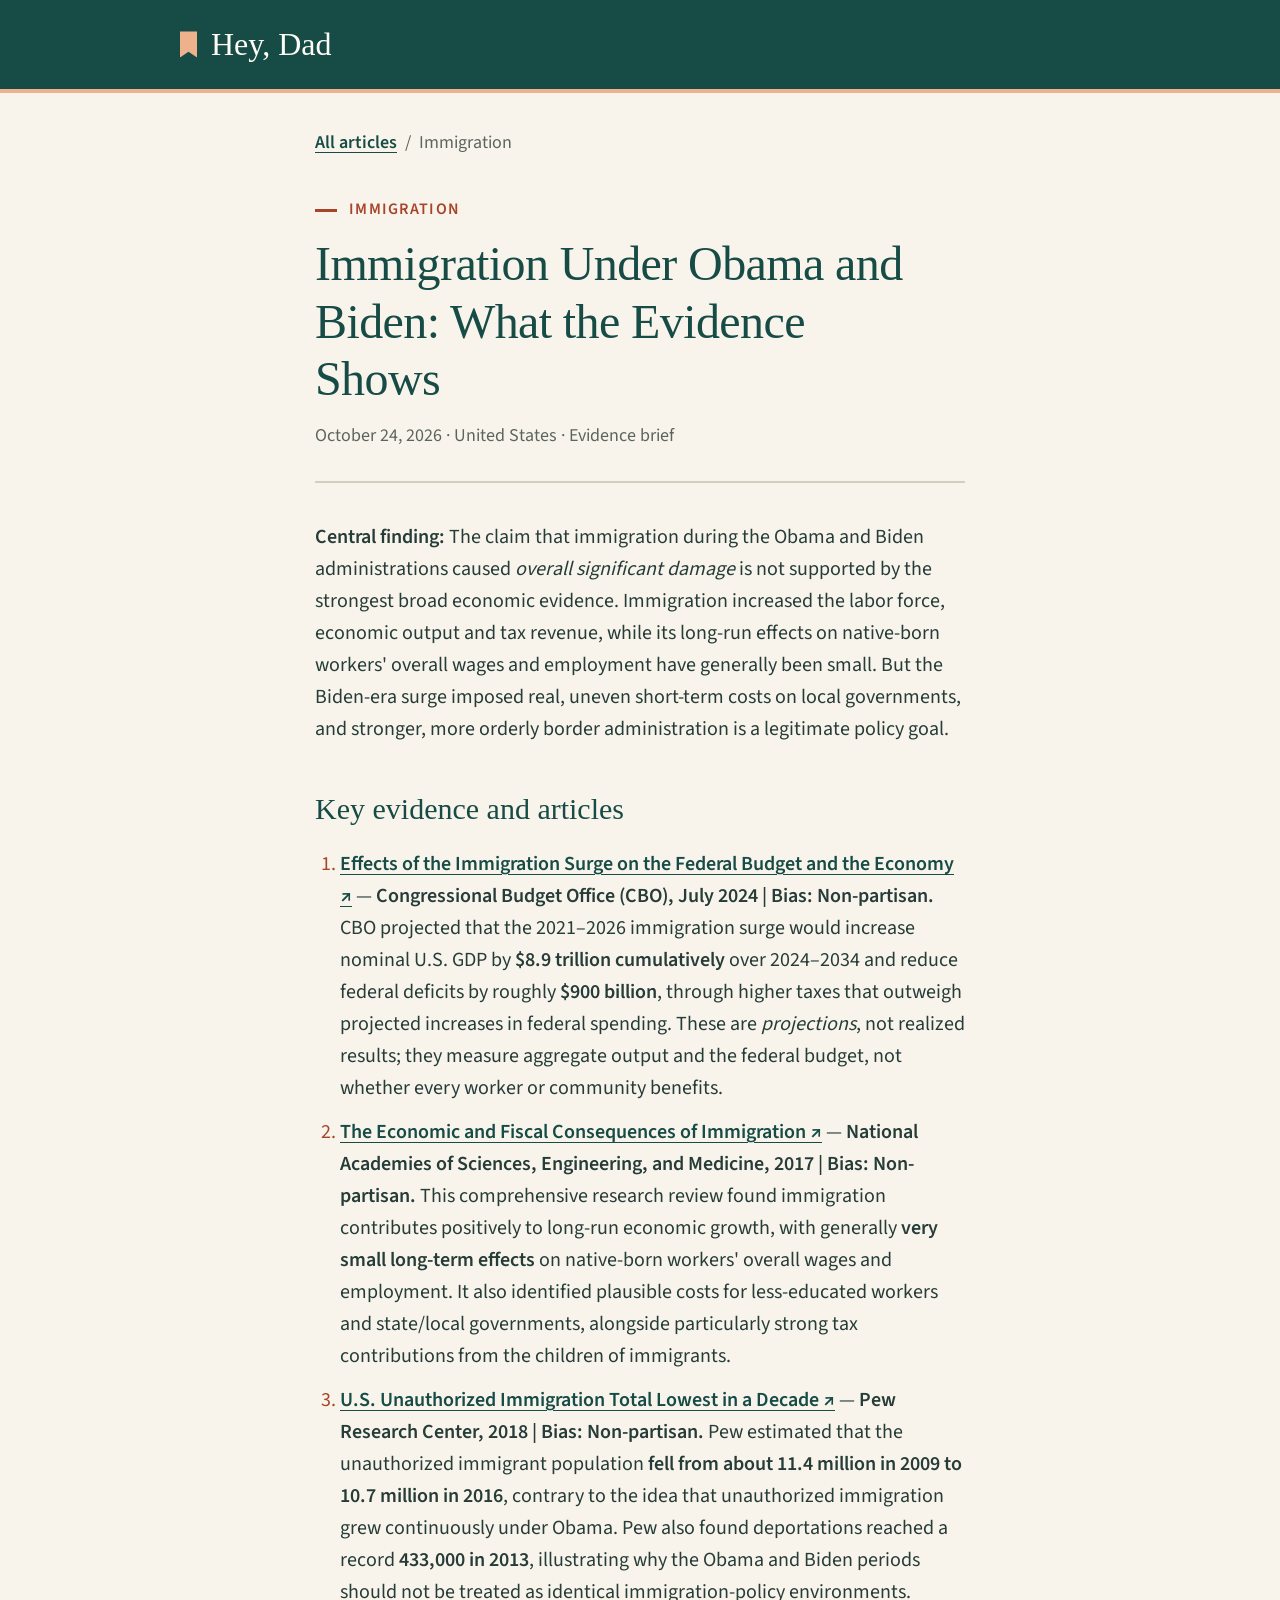
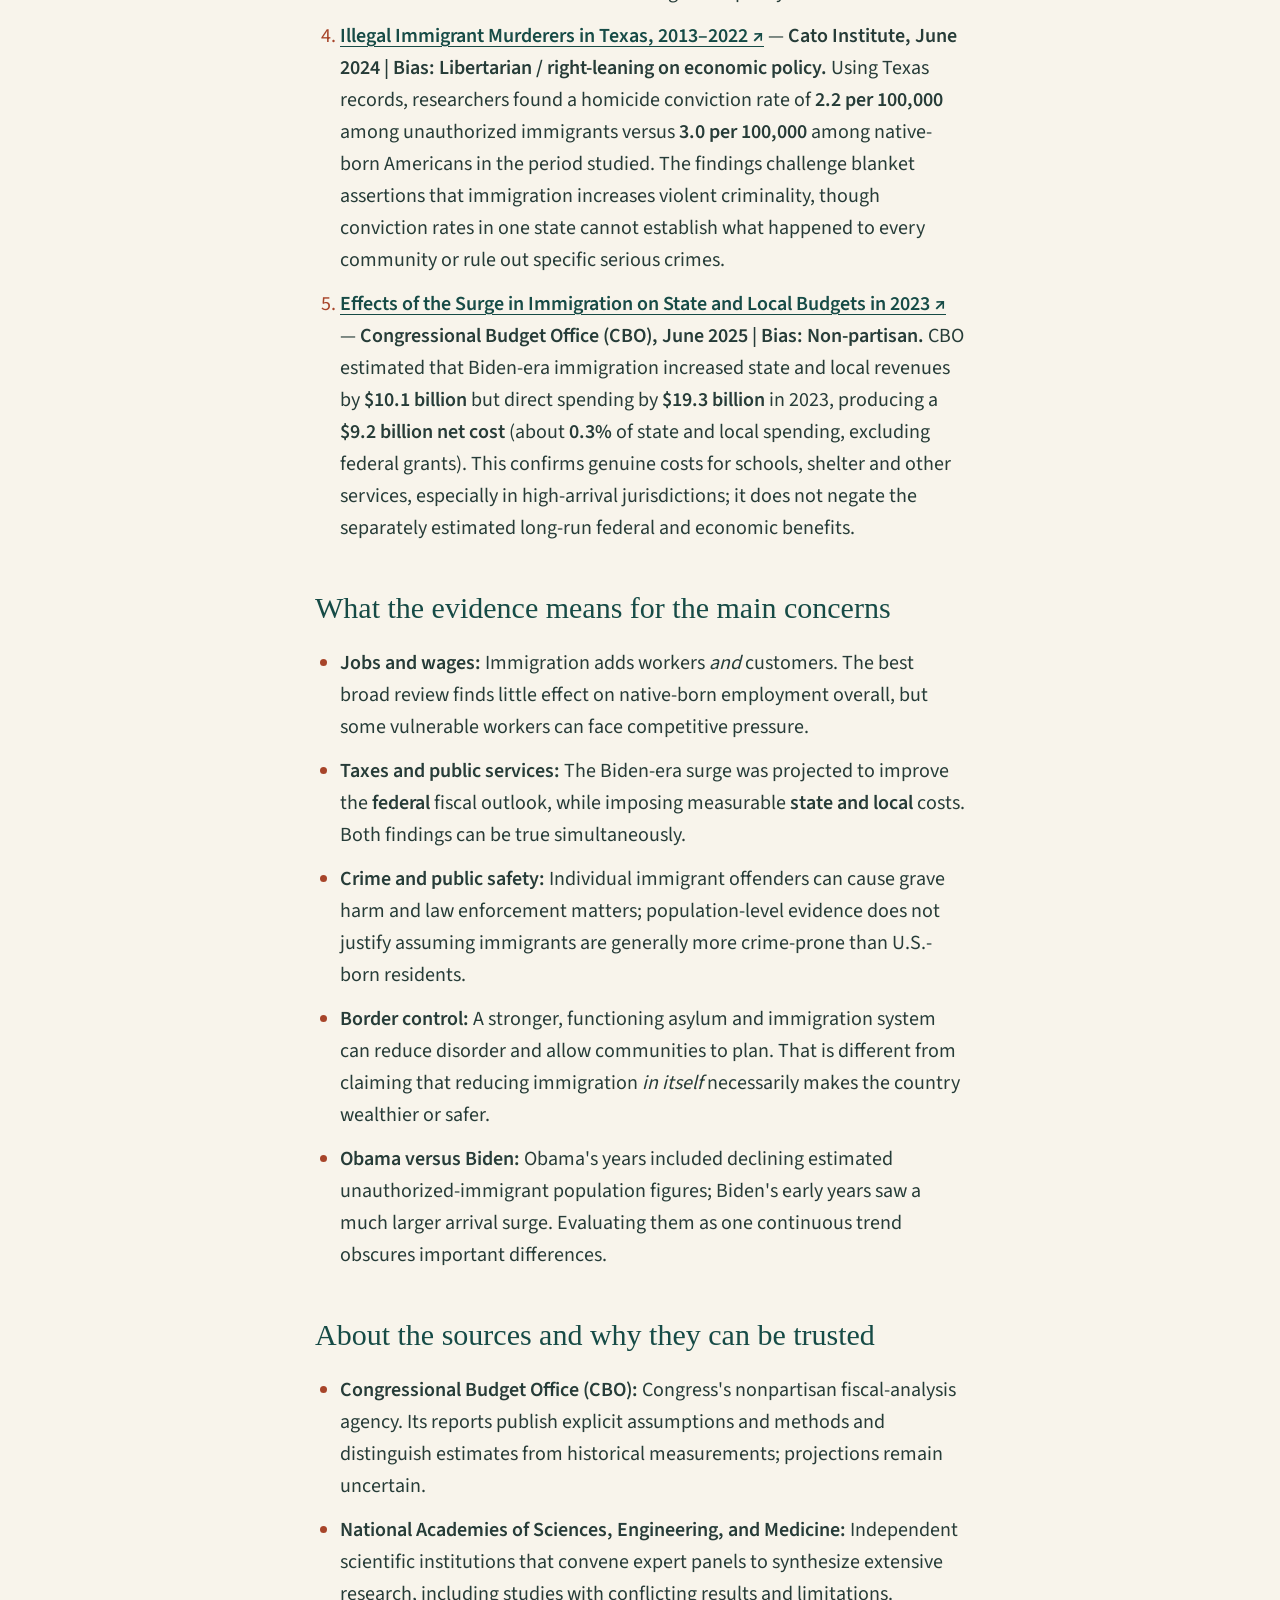
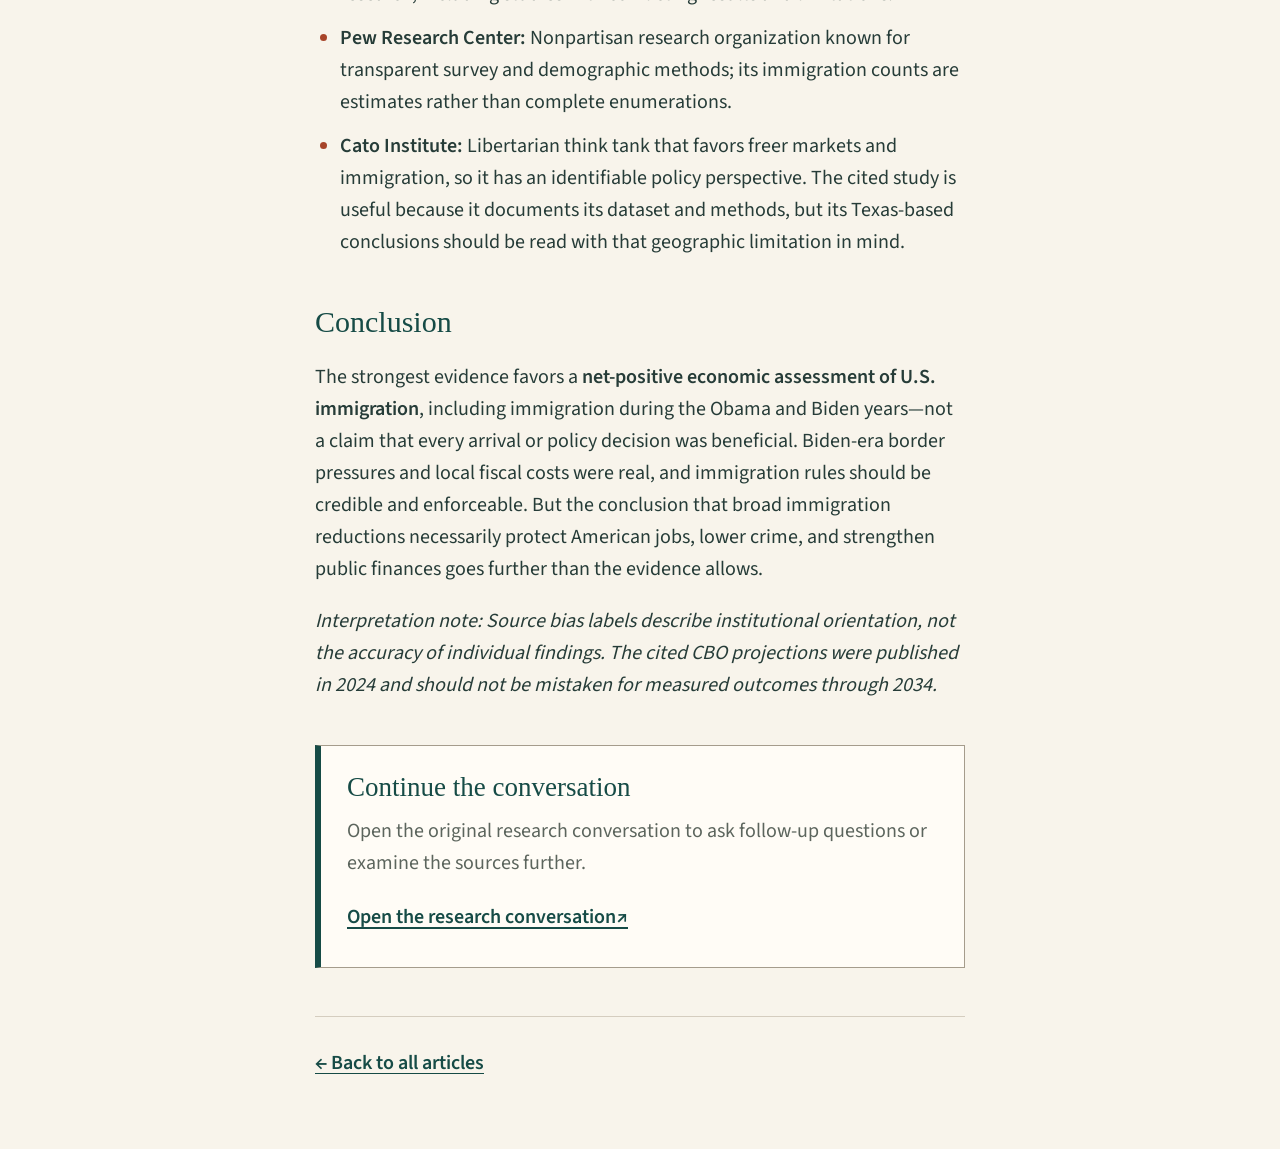
<file: articles/immigration/immigration-obama-biden-evidence.html>
<!doctype html>
<html lang="en">

<head>
  <meta charset="utf-8">
  <meta name="viewport" content="width=device-width, initial-scale=1">
  <meta name="description" content="Immigration Under Obama and Biden: What the Evidence Shows">
  <meta name="theme-color" content="#164b46">
  <title>Immigration Under Obama and Biden: What the Evidence Shows — Hey, Dad</title>
  <link rel="icon" href="../../assets/images/favicon.svg" type="image/svg+xml">
  <link rel="stylesheet" href="../../assets/css/styles.css">
</head>

<body>
  <a class="skip-link" href="#reading">Skip to article</a>

  <header class="site-header">
    <div class="page-width">
      <a class="site-name" href="../../index.html">Hey, Dad</a>
    </div>
  </header>

  <main id="reading" class="article-page">
    <nav class="breadcrumb" aria-label="Breadcrumb">
      <a href="../../index.html">All articles</a>
      <span aria-hidden="true">/</span>
      <span>Immigration</span>
    </nav>

    <header class="article-header">
      <p class="article-topic">Immigration</p>
      <h1>Immigration Under Obama and Biden: What the Evidence Shows</h1>
      <p class="article-meta">October 24, 2026 · United States · Evidence brief</p>
    </header>

    <div class="reading-content">
        <p><strong>Central finding:</strong> The claim that immigration during the Obama and Biden administrations caused <em>overall significant damage</em> is not supported by the strongest broad economic evidence. Immigration increased the labor force, economic output and tax revenue, while its long-run effects on native-born workers' overall wages and employment have generally been small. But the Biden-era surge imposed real, uneven short-term costs on local governments, and stronger, more orderly border administration is a legitimate policy goal.</p>
        <h2>Key evidence and articles</h2>
        <ol><li><strong><a href="https://www.cbo.gov/publication/60165" target="_blank" rel="noopener noreferrer">Effects of the Immigration Surge on the Federal Budget and the Economy<span class="external-link" aria-hidden="true"> ↗</span></a></strong> — <strong>Congressional Budget Office (CBO), July 2024 | Bias: Non-partisan.</strong> CBO projected that the 2021–2026 immigration surge would increase nominal U.S. GDP by <strong>$8.9 trillion cumulatively</strong> over 2024–2034 and reduce federal deficits by roughly <strong>$900 billion</strong>, through higher taxes that outweigh projected increases in federal spending. These are <em>projections</em>, not realized results; they measure aggregate output and the federal budget, not whether every worker or community benefits.</li><li><strong><a href="https://www.nationalacademies.org/projects/DBASSE-CNSTAT-13-03/publication/23550" target="_blank" rel="noopener noreferrer">The Economic and Fiscal Consequences of Immigration<span class="external-link" aria-hidden="true"> ↗</span></a></strong> — <strong>National Academies of Sciences, Engineering, and Medicine, 2017 | Bias: Non-partisan.</strong> This comprehensive research review found immigration contributes positively to long-run economic growth, with generally <strong>very small long-term effects</strong> on native-born workers' overall wages and employment. It also identified plausible costs for less-educated workers and state/local governments, alongside particularly strong tax contributions from the children of immigrants.</li><li><strong><a href="https://www.pewresearch.org/race-and-ethnicity/2018/11/27/u-s-unauthorized-immigrant-total-dips-to-lowest-level-in-a-decade/" target="_blank" rel="noopener noreferrer">U.S. Unauthorized Immigration Total Lowest in a Decade<span class="external-link" aria-hidden="true"> ↗</span></a></strong> — <strong>Pew Research Center, 2018 | Bias: Non-partisan.</strong> Pew estimated that the unauthorized immigrant population <strong>fell from about 11.4 million in 2009 to 10.7 million in 2016</strong>, contrary to the idea that unauthorized immigration grew continuously under Obama. Pew also found deportations reached a record <strong>433,000 in 2013</strong>, illustrating why the Obama and Biden periods should not be treated as identical immigration-policy environments.</li><li><strong><a href="https://www.cato.org/policy-analysis/illegal-immigrant-murderers-texas-2013-2022" target="_blank" rel="noopener noreferrer">Illegal Immigrant Murderers in Texas, 2013–2022<span class="external-link" aria-hidden="true"> ↗</span></a></strong> — <strong>Cato Institute, June 2024 | Bias: Libertarian / right-leaning on economic policy.</strong> Using Texas records, researchers found a homicide conviction rate of <strong>2.2 per 100,000</strong> among unauthorized immigrants versus <strong>3.0 per 100,000</strong> among native-born Americans in the period studied. The findings challenge blanket assertions that immigration increases violent criminality, though conviction rates in one state cannot establish what happened to every community or rule out specific serious crimes.</li><li><strong><a href="https://www.cbo.gov/publication/61256" target="_blank" rel="noopener noreferrer">Effects of the Surge in Immigration on State and Local Budgets in 2023<span class="external-link" aria-hidden="true"> ↗</span></a></strong> — <strong>Congressional Budget Office (CBO), June 2025 | Bias: Non-partisan.</strong> CBO estimated that Biden-era immigration increased state and local revenues by <strong>$10.1 billion</strong> but direct spending by <strong>$19.3 billion</strong> in 2023, producing a <strong>$9.2 billion net cost</strong> (about <strong>0.3%</strong> of state and local spending, excluding federal grants). This confirms genuine costs for schools, shelter and other services, especially in high-arrival jurisdictions; it does not negate the separately estimated long-run federal and economic benefits.</li></ol>
        <h2>What the evidence means for the main concerns</h2>
        <ul><li><strong>Jobs and wages:</strong> Immigration adds workers <em>and</em> customers. The best broad review finds little effect on native-born employment overall, but some vulnerable workers can face competitive pressure.</li><li><strong>Taxes and public services:</strong> The Biden-era surge was projected to improve the <strong>federal</strong> fiscal outlook, while imposing measurable <strong>state and local</strong> costs. Both findings can be true simultaneously.</li><li><strong>Crime and public safety:</strong> Individual immigrant offenders can cause grave harm and law enforcement matters; population-level evidence does not justify assuming immigrants are generally more crime-prone than U.S.-born residents.</li><li><strong>Border control:</strong> A stronger, functioning asylum and immigration system can reduce disorder and allow communities to plan. That is different from claiming that reducing immigration <em>in itself</em> necessarily makes the country wealthier or safer.</li><li><strong>Obama versus Biden:</strong> Obama's years included declining estimated unauthorized-immigrant population figures; Biden's early years saw a much larger arrival surge. Evaluating them as one continuous trend obscures important differences.</li></ul>
        <h2>About the sources and why they can be trusted</h2>
        <ul><li><strong>Congressional Budget Office (CBO):</strong> Congress's nonpartisan fiscal-analysis agency. Its reports publish explicit assumptions and methods and distinguish estimates from historical measurements; projections remain uncertain.</li><li><strong>National Academies of Sciences, Engineering, and Medicine:</strong> Independent scientific institutions that convene expert panels to synthesize extensive research, including studies with conflicting results and limitations.</li><li><strong>Pew Research Center:</strong> Nonpartisan research organization known for transparent survey and demographic methods; its immigration counts are estimates rather than complete enumerations.</li><li><strong>Cato Institute:</strong> Libertarian think tank that favors freer markets and immigration, so it has an identifiable policy perspective. The cited study is useful because it documents its dataset and methods, but its Texas-based conclusions should be read with that geographic limitation in mind.</li></ul>
        <h2>Conclusion</h2>
        <p>The strongest evidence favors a <strong>net-positive economic assessment of U.S. immigration</strong>, including immigration during the Obama and Biden years—not a claim that every arrival or policy decision was beneficial. Biden-era border pressures and local fiscal costs were real, and immigration rules should be credible and enforceable. But the conclusion that broad immigration reductions necessarily protect American jobs, lower crime, and strengthen public finances goes further than the evidence allows.</p>
        <p><em>Interpretation note: Source bias labels describe institutional orientation, not the accuracy of individual findings. The cited CBO projections were published in 2024 and should not be mistaken for measured outcomes through 2034.</em></p>
    </div>

    <aside class="continue-conversation">
      <h2>Continue the conversation</h2>
      <p>Open the original research conversation to ask follow-up questions or examine the sources further.</p>
      <a class="conversation-link" href="https://chatgpt.com/share/6add0766-be70-83e9-bbc0-4b58137886ef" target="_blank" rel="noopener noreferrer">Open the research conversation <span aria-hidden="true">↗</span></a>
    </aside>

    <p class="article-return"><a href="../../index.html">← Back to all articles</a></p>
  </main>
</body>

</html>
</file>
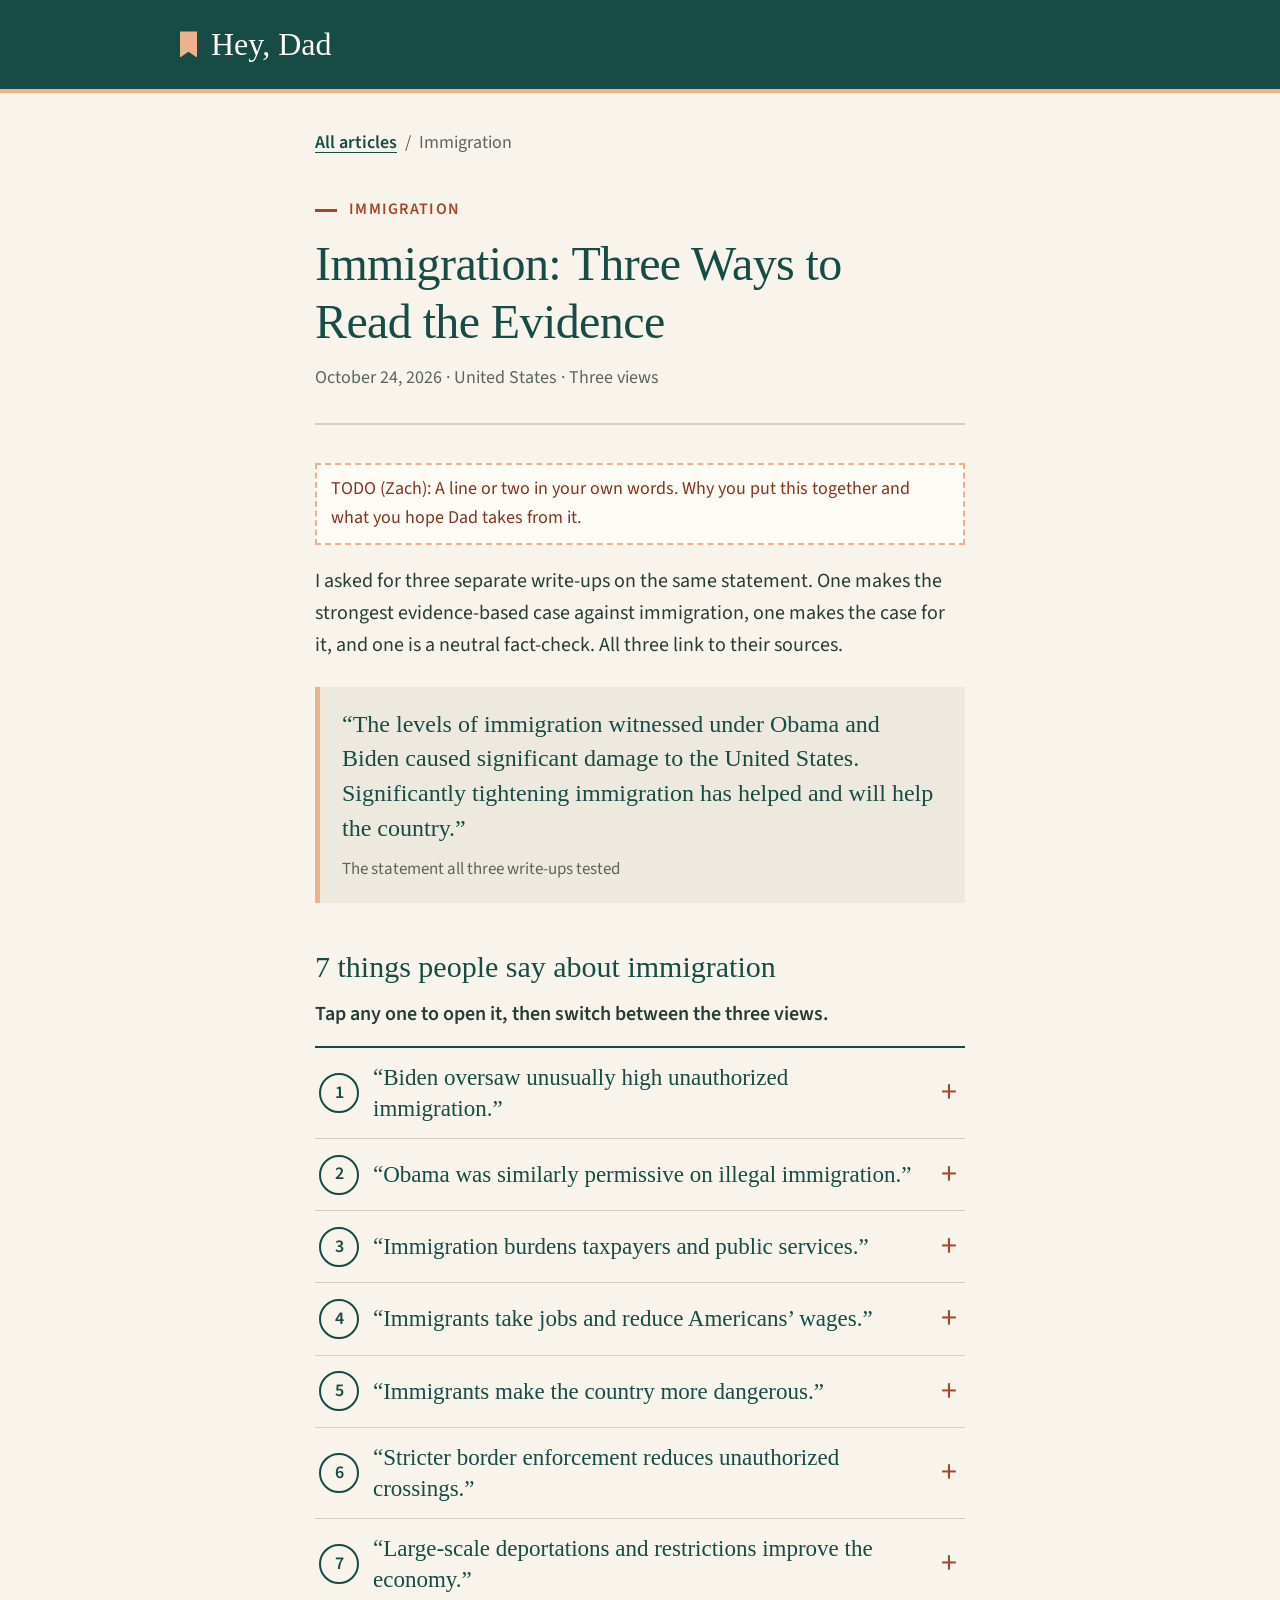
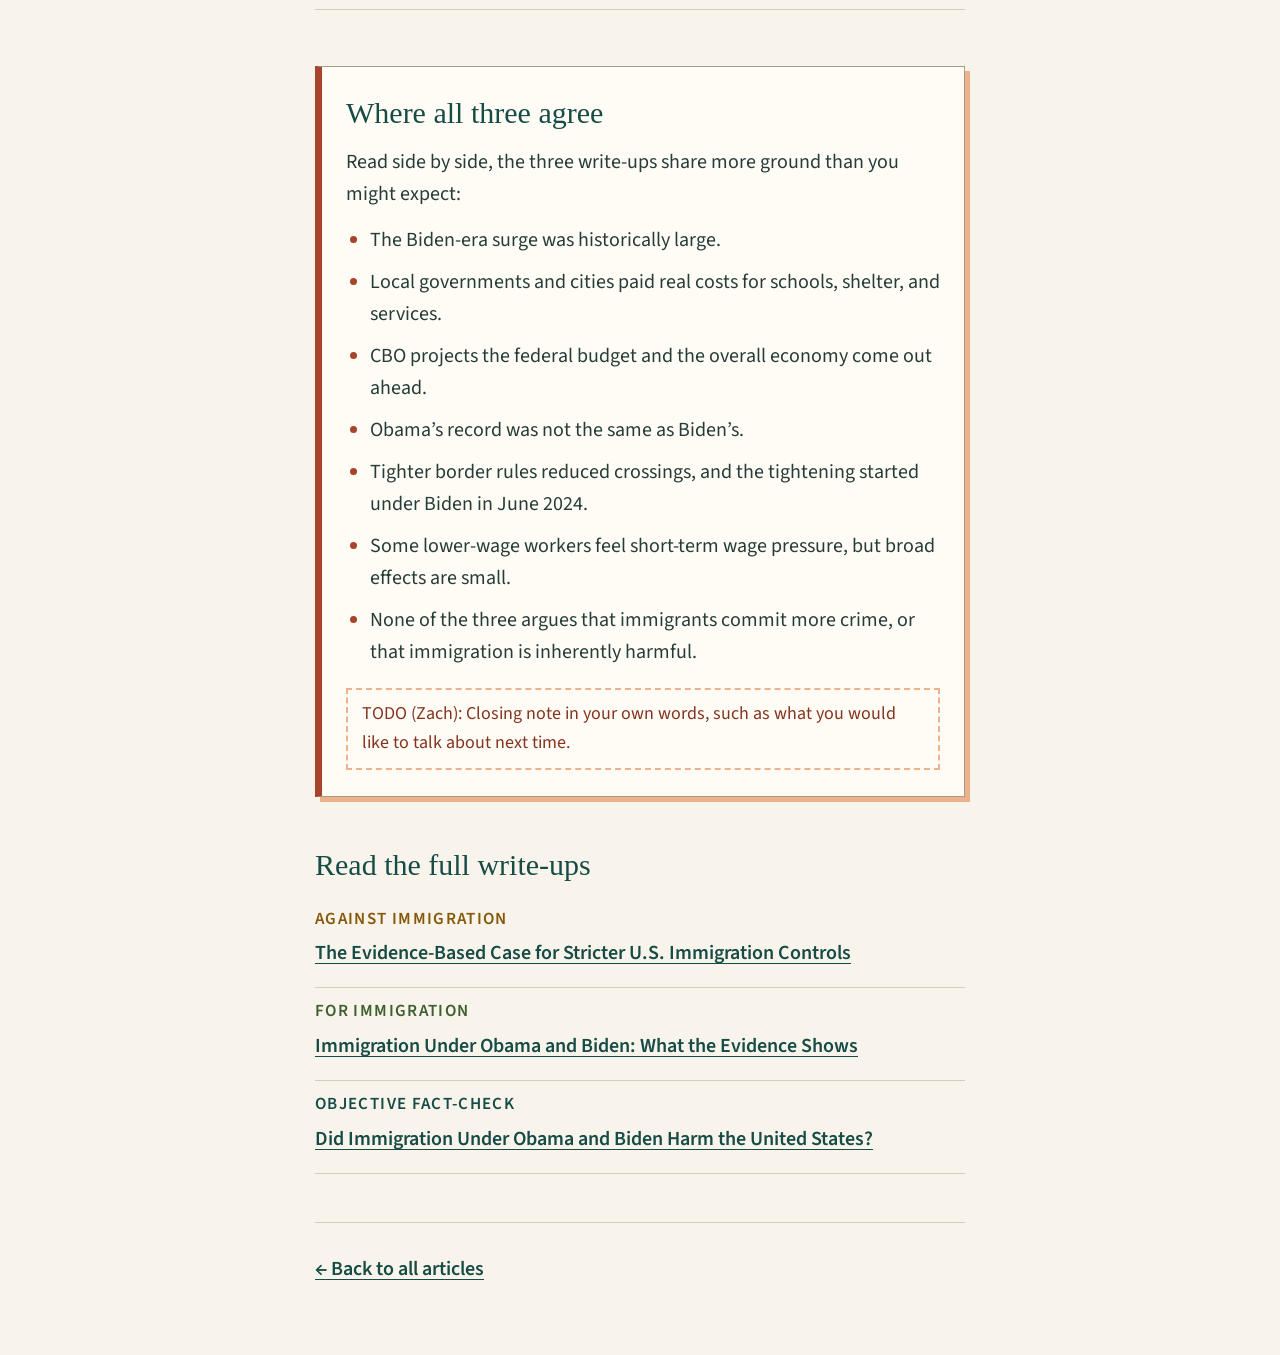
<file: articles/immigration/three-views.html>
<!doctype html>
<html lang="en">

<head>
  <meta charset="utf-8">
  <meta name="viewport" content="width=device-width, initial-scale=1">
  <meta name="description" content="Seven common claims about immigration, each seen three ways: against immigration, for immigration, and an objective fact-check.">
  <meta name="theme-color" content="#164b46">
  <title>Immigration: Three Ways to Read the Evidence — Hey, Dad</title>
  <link rel="icon" href="../../assets/images/favicon.svg" type="image/svg+xml">
  <link rel="stylesheet" href="../../assets/css/styles.css">
  <script src="../../assets/js/three-views.js" defer></script>
</head>

<body>
  <a class="skip-link" href="#reading">Skip to article</a>

  <header class="site-header">
    <div class="page-width">
      <a class="site-name" href="../../index.html">Hey, Dad</a>
    </div>
  </header>

  <main id="reading" class="article-page">
    <nav class="breadcrumb" aria-label="Breadcrumb">
      <a href="../../index.html">All articles</a>
      <span aria-hidden="true">/</span>
      <span>Immigration</span>
    </nav>

    <header class="article-header">
      <p class="article-topic">Immigration</p>
      <h1>Immigration: Three Ways to Read the Evidence</h1>
      <p class="article-meta">October 24, 2026 · United States · Three views</p>
    </header>

    <section class="three-views-intro" aria-label="Introduction">
      <p class="todo">TODO (Zach): A line or two in your own words. Why you put this together and what you hope Dad takes from it.</p>
      <p>I asked for three separate write-ups on the same statement. One makes the strongest evidence-based case against immigration, one makes the case for it, and one is a neutral fact-check. All three link to their sources.</p>
      <figure class="tested-claim">
        <blockquote>
          <p>“The levels of immigration witnessed under Obama and Biden caused significant damage to the United States. Significantly tightening immigration has helped and will help the country.”</p>
        </blockquote>
        <figcaption>The statement all three write-ups tested</figcaption>
      </figure>
    </section>

    <h2 class="claims-title">7 things people say about immigration</h2>
    <p class="claims-help">Tap any one to open it, then switch between the three views.</p>

    <div class="claim-list">
      <details class="claim" id="claim-1">
        <summary><span class="claim-number" aria-hidden="true">1</span><span>“Biden oversaw unusually high unauthorized immigration.”</span></summary>
        <div class="claim-body">
          <section class="claim-view view-against" id="claim-1-against" data-short-label="Against" aria-labelledby="claim-1-against-title">
            <h3 class="view-label" id="claim-1-against-title">Against Immigration</h3>
            <p class="view-subtitle">The Evidence-Based Case for Stricter U.S. Immigration Controls</p>
            <p class="view-text">Southwest-border encounters reached roughly 2.5 million in fiscal 2023, and the system couldn’t keep up. Immigration courts had a backlog of nearly 3.5 million cases and didn’t track whether people showed up to hearings. A federal audit found more than 31,000 unusable release addresses for unaccompanied children. That doesn’t mean those children were missing, but it shows how thin the tracking was.</p>
            <details class="view-sources">
              <summary>Sources (3)</summary>
              <ul>
                <li><a href="https://www.everycrsreport.com/reports/IN12417.html" target="_blank" rel="noopener noreferrer">The Impact of the “Securing the Border” Rule on Migrant Encounters and Processing<span class="external-link" aria-hidden="true"> ↗</span></a> <span class="source-meta">Congressional Research Service, Dec. 2024 · Non-partisan</span></li>
                <li><a href="https://www.gao.gov/products/gao-25-106867" target="_blank" rel="noopener noreferrer">Immigration Courts: Actions Needed to Track and Report Noncitizens’ Hearing Appearances<span class="external-link" aria-hidden="true"> ↗</span></a> <span class="source-meta">U.S. Government Accountability Office, Dec. 2024 · Non-partisan</span></li>
                <li><a href="https://www.oig.dhs.gov/sites/default/files/assets/2025-03/OIG-25-21-Mar25.pdf" target="_blank" rel="noopener noreferrer">ICE Cannot Effectively Monitor the Location and Status of All Unaccompanied Alien Children After Federal Custody<span class="external-link" aria-hidden="true"> ↗</span></a> <span class="source-meta">DHS Office of Inspector General, Mar. 2025 · Non-partisan</span></li>
              </ul>
              <p>From the full write-up: <a href="case-for-stricter-immigration-controls.html">The Evidence-Based Case for Stricter U.S. Immigration Controls</a></p>
            </details>
          </section>
          <section class="claim-view view-for" id="claim-1-for" data-short-label="For" aria-labelledby="claim-1-for-title">
            <h3 class="view-label" id="claim-1-for-title">For Immigration</h3>
            <p class="view-subtitle">Immigration Under Obama and Biden: What the Evidence Shows</p>
            <p class="view-text">Agrees the surge was real. Biden’s early years saw a much larger arrival surge than Obama’s, and the brief calls the border pressures and local costs “real.” Its point is that a surge in arrivals is a separate question from whether immigration damaged the country overall.</p>
            <details class="view-sources">
              <summary>Source</summary>
              <p>From the full write-up: <a href="immigration-obama-biden-evidence.html">Immigration Under Obama and Biden: What the Evidence Shows</a></p>
            </details>
          </section>
          <section class="claim-view view-check" id="claim-1-check" data-short-label="Fact-Check" aria-labelledby="claim-1-check-title">
            <h3 class="view-label" id="claim-1-check-title">Objective Fact-Check</h3>
            <p class="view-subtitle">Did Immigration Under Obama and Biden Harm the United States?</p>
            <p class="view-verdict"><span>Fact-check verdict</span> Supported.</p>
            <p class="view-text">Border encounters and the estimated unauthorized population reached record levels. Pew estimates the unauthorized population hit about 14 million in 2023. That figure includes some people with temporary permission to stay, and it isn’t the same as the number of border crossings.</p>
            <details class="view-sources">
              <summary>Sources (1)</summary>
              <ul>
                <li><a href="https://www.pewresearch.org/race-and-ethnicity/2025/08/21/u-s-unauthorized-immigrant-population-reached-a-record-14-million-in-2023/" target="_blank" rel="noopener noreferrer">U.S. Unauthorized Immigrant Population Reached a Record 14 Million in 2023<span class="external-link" aria-hidden="true"> ↗</span></a> <span class="source-meta">Pew Research Center, Aug. 2025 · Non-partisan</span></li>
              </ul>
              <p>From the full write-up: <a href="immigration-fact-check.html">Did Immigration Under Obama and Biden Harm the United States?</a></p>
            </details>
          </section>
        </div>
      </details>

      <details class="claim" id="claim-2">
        <summary><span class="claim-number" aria-hidden="true">2</span><span>“Obama was similarly permissive on illegal immigration.”</span></summary>
        <div class="claim-body">
          <section class="claim-view view-against" id="claim-2-against" data-short-label="Against" aria-labelledby="claim-2-against-title">
            <h3 class="view-label" id="claim-2-against-title">Against Immigration</h3>
            <p class="view-subtitle">The Evidence-Based Case for Stricter U.S. Immigration Controls</p>
            <p class="view-text">Doesn’t make this argument. The brief says its evidence “speaks most directly to the 2021–2024 surge, not to an equally damaging surge under Obama,” and that it does not establish equivalent damage during the Obama years.</p>
            <details class="view-sources">
              <summary>Source</summary>
              <p>From the full write-up: <a href="case-for-stricter-immigration-controls.html">The Evidence-Based Case for Stricter U.S. Immigration Controls</a></p>
            </details>
          </section>
          <section class="claim-view view-for" id="claim-2-for" data-short-label="For" aria-labelledby="claim-2-for-title">
            <h3 class="view-label" id="claim-2-for-title">For Immigration</h3>
            <p class="view-subtitle">Immigration Under Obama and Biden: What the Evidence Shows</p>
            <p class="view-text">Pew estimated the unauthorized immigrant population fell from about 11.4 million in 2009 to 10.7 million in 2016, and deportations hit a record 433,000 in 2013. The Obama and Biden years shouldn’t be treated as one continuous trend.</p>
            <details class="view-sources">
              <summary>Sources (1)</summary>
              <ul>
                <li><a href="https://www.pewresearch.org/race-and-ethnicity/2018/11/27/u-s-unauthorized-immigrant-total-dips-to-lowest-level-in-a-decade/" target="_blank" rel="noopener noreferrer">U.S. Unauthorized Immigration Total Lowest in a Decade<span class="external-link" aria-hidden="true"> ↗</span></a> <span class="source-meta">Pew Research Center, 2018 · Non-partisan</span></li>
              </ul>
              <p>From the full write-up: <a href="immigration-obama-biden-evidence.html">Immigration Under Obama and Biden: What the Evidence Shows</a></p>
            </details>
          </section>
          <section class="claim-view view-check" id="claim-2-check" data-short-label="Fact-Check" aria-labelledby="claim-2-check-title">
            <h3 class="view-label" id="claim-2-check-title">Objective Fact-Check</h3>
            <p class="view-subtitle">Did Immigration Under Obama and Biden Harm the United States?</p>
            <p class="view-verdict"><span>Fact-check verdict</span> Misleading.</p>
            <p class="view-text">Obama’s administration carried out substantial formal removals, prioritizing recent border crossers and people convicted of serious crimes. It also limited enforcement against some long-settled immigrants, but calling the record “permissive” doesn’t match it.</p>
            <details class="view-sources">
              <summary>Sources (1)</summary>
              <ul>
                <li><a href="https://www.migrationpolicy.org/journal/policy-beat/obama-record-deportations-deporter-chief-or-not" target="_blank" rel="noopener noreferrer">The Obama Record on Deportations: Deporter in Chief or Not?<span class="external-link" aria-hidden="true"> ↗</span></a> <span class="source-meta">Migration Policy Institute, Jan. 2017 · Non-partisan</span></li>
              </ul>
              <p>From the full write-up: <a href="immigration-fact-check.html">Did Immigration Under Obama and Biden Harm the United States?</a></p>
            </details>
          </section>
        </div>
      </details>

      <details class="claim" id="claim-3">
        <summary><span class="claim-number" aria-hidden="true">3</span><span>“Immigration burdens taxpayers and public services.”</span></summary>
        <div class="claim-body">
          <section class="claim-view view-against" id="claim-3-against" data-short-label="Against" aria-labelledby="claim-3-against-title">
            <h3 class="view-label" id="claim-3-against-title">Against Immigration</h3>
            <p class="view-subtitle">The Evidence-Based Case for Stricter U.S. Immigration Controls</p>
            <p class="view-text">CBO estimated above-trend immigration brought state and local governments $10.1 billion in taxes but $19.3 billion in direct costs in 2023, a $9.2 billion net cost (about 0.3% of their spending). New York City spent $1.41 billion on asylum-seeker shelter and services in fiscal 2023 and $3.70 billion in fiscal 2024.</p>
            <details class="view-sources">
              <summary>Sources (2)</summary>
              <ul>
                <li><a href="https://www.cbo.gov/publication/61256" target="_blank" rel="noopener noreferrer">Effects of the Surge in Immigration on State and Local Budgets in 2023<span class="external-link" aria-hidden="true"> ↗</span></a> <span class="source-meta">Congressional Budget Office, June 2025 · Non-partisan</span></li>
                <li><a href="https://comptroller.nyc.gov/services/for-the-public/accounting-for-asylum-seeker-services/fiscal-impacts/" target="_blank" rel="noopener noreferrer">Fiscal Impacts: Accounting for Asylum Seeker Services<span class="external-link" aria-hidden="true"> ↗</span></a> <span class="source-meta">New York City Comptroller · Non-partisan</span></li>
              </ul>
              <p>From the full write-up: <a href="case-for-stricter-immigration-controls.html">The Evidence-Based Case for Stricter U.S. Immigration Controls</a></p>
            </details>
          </section>
          <section class="claim-view view-for" id="claim-3-for" data-short-label="For" aria-labelledby="claim-3-for-title">
            <h3 class="view-label" id="claim-3-for-title">For Immigration</h3>
            <p class="view-subtitle">Immigration Under Obama and Biden: What the Evidence Shows</p>
            <p class="view-text">CBO projected the 2021–2026 surge would add $8.9 trillion to GDP over 2024–2034 and cut federal deficits by about $900 billion, because added taxes outweigh added federal spending. Those are projections, not measured results. The brief also accepts CBO’s $9.2 billion state and local cost: both can be true at once.</p>
            <details class="view-sources">
              <summary>Sources (2)</summary>
              <ul>
                <li><a href="https://www.cbo.gov/publication/60165" target="_blank" rel="noopener noreferrer">Effects of the Immigration Surge on the Federal Budget and the Economy<span class="external-link" aria-hidden="true"> ↗</span></a> <span class="source-meta">Congressional Budget Office, July 2024 · Non-partisan</span></li>
                <li><a href="https://www.cbo.gov/publication/61256" target="_blank" rel="noopener noreferrer">Effects of the Surge in Immigration on State and Local Budgets in 2023<span class="external-link" aria-hidden="true"> ↗</span></a> <span class="source-meta">Congressional Budget Office, June 2025 · Non-partisan</span></li>
              </ul>
              <p>From the full write-up: <a href="immigration-obama-biden-evidence.html">Immigration Under Obama and Biden: What the Evidence Shows</a></p>
            </details>
          </section>
          <section class="claim-view view-check" id="claim-3-check" data-short-label="Fact-Check" aria-labelledby="claim-3-check-title">
            <h3 class="view-label" id="claim-3-check-title">Objective Fact-Check</h3>
            <p class="view-subtitle">Did Immigration Under Obama and Biden Harm the United States?</p>
            <p class="view-verdict"><span>Fact-check verdict</span> Partly supported.</p>
            <p class="view-text">The recent surge imposed measurable state and local costs, while the projected federal effect is positive. The National Academies found first-generation immigrants cost state and local governments, while their U.S.-born children are among the strongest taxpayers. The Center for Immigration Studies argues unauthorized immigrants are a net fiscal burden; that result depends on accounting choices and time horizon.</p>
            <details class="view-sources">
              <summary>Sources (4)</summary>
              <ul>
                <li><a href="https://www.cbo.gov/publication/61256" target="_blank" rel="noopener noreferrer">Effects of the Surge in Immigration on State and Local Budgets in 2023<span class="external-link" aria-hidden="true"> ↗</span></a> <span class="source-meta">Congressional Budget Office, June 2025 · Non-partisan</span></li>
                <li><a href="https://www.cbo.gov/publication/60165" target="_blank" rel="noopener noreferrer">Effects of the Immigration Surge on the Federal Budget and the Economy<span class="external-link" aria-hidden="true"> ↗</span></a> <span class="source-meta">Congressional Budget Office, July 2024 · Non-partisan</span></li>
                <li><a href="https://www.nationalacademies.org/projects/DBASSE-CNSTAT-13-03/publication/23550" target="_blank" rel="noopener noreferrer">The Economic and Fiscal Consequences of Immigration<span class="external-link" aria-hidden="true"> ↗</span></a> <span class="source-meta">National Academies of Sciences, Engineering, and Medicine, 2017 · Non-partisan</span></li>
                <li><a href="https://cis.org/LongForm-Journal-Articles/Cost-Illegal-Immigration" target="_blank" rel="noopener noreferrer">The Cost of Illegal Immigration<span class="external-link" aria-hidden="true"> ↗</span></a> <span class="source-meta">Center for Immigration Studies / National Affairs, June 2024 · Right-leaning, immigration-restrictionist</span></li>
              </ul>
              <p>From the full write-up: <a href="immigration-fact-check.html">Did Immigration Under Obama and Biden Harm the United States?</a></p>
            </details>
          </section>
        </div>
      </details>

      <details class="claim" id="claim-4">
        <summary><span class="claim-number" aria-hidden="true">4</span><span>“Immigrants take jobs and reduce Americans’ wages.”</span></summary>
        <div class="claim-body">
          <section class="claim-view view-against" id="claim-4-against" data-short-label="Against" aria-labelledby="claim-4-against-title">
            <h3 class="view-label" id="claim-4-against-title">Against Immigration</h3>
            <p class="view-subtitle">The Evidence-Based Case for Stricter U.S. Immigration Controls</p>
            <p class="view-text">CBO projected the surge would slow wage growth through 2026 for U.S. workers with 12 or fewer years of education, because of more competition for similar jobs, and would push up housing demand. CBO expects the wage effect to reverse later. This is a short-term, uneven cost, not a nationwide collapse.</p>
            <details class="view-sources">
              <summary>Sources (1)</summary>
              <ul>
                <li><a href="https://www.cbo.gov/publication/60165" target="_blank" rel="noopener noreferrer">Effects of the Immigration Surge on the Federal Budget and the Economy<span class="external-link" aria-hidden="true"> ↗</span></a> <span class="source-meta">Congressional Budget Office, July 2024 · Non-partisan</span></li>
              </ul>
              <p>From the full write-up: <a href="case-for-stricter-immigration-controls.html">The Evidence-Based Case for Stricter U.S. Immigration Controls</a></p>
            </details>
          </section>
          <section class="claim-view view-for" id="claim-4-for" data-short-label="For" aria-labelledby="claim-4-for-title">
            <h3 class="view-label" id="claim-4-for-title">For Immigration</h3>
            <p class="view-subtitle">Immigration Under Obama and Biden: What the Evidence Shows</p>
            <p class="view-text">The National Academies’ broad research review found very small long-term effects on native-born workers’ overall wages and employment. Immigrants add workers and customers. The review did find plausible costs for less-educated workers.</p>
            <details class="view-sources">
              <summary>Sources (1)</summary>
              <ul>
                <li><a href="https://www.nationalacademies.org/projects/DBASSE-CNSTAT-13-03/publication/23550" target="_blank" rel="noopener noreferrer">The Economic and Fiscal Consequences of Immigration<span class="external-link" aria-hidden="true"> ↗</span></a> <span class="source-meta">National Academies of Sciences, Engineering, and Medicine, 2017 · Non-partisan</span></li>
              </ul>
              <p>From the full write-up: <a href="immigration-obama-biden-evidence.html">Immigration Under Obama and Biden: What the Evidence Shows</a></p>
            </details>
          </section>
          <section class="claim-view view-check" id="claim-4-check" data-short-label="Fact-Check" aria-labelledby="claim-4-check-title">
            <h3 class="view-label" id="claim-4-check-title">Objective Fact-Check</h3>
            <p class="view-subtitle">Did Immigration Under Obama and Biden Harm the United States?</p>
            <p class="view-verdict"><span>Fact-check verdict</span> Mostly unsupported as a general claim.</p>
            <p class="view-text">Some lower-wage workers face competition, but broad effects are small or mixed. A Congressional Research Service review of seven studies found past enforcement programs were linked to some wage gains in low-wage markets, mixed results for native-born employment, and job losses in some higher-wage sectors.</p>
            <details class="view-sources">
              <summary>Sources (1)</summary>
              <ul>
                <li><a href="https://www.everycrsreport.com/reports/IF13188.html" target="_blank" rel="noopener noreferrer">Measuring the Impact of Immigration Enforcement on Labor Markets<span class="external-link" aria-hidden="true"> ↗</span></a> <span class="source-meta">Congressional Research Service, Mar. 2026 · Non-partisan</span></li>
              </ul>
              <p>From the full write-up: <a href="immigration-fact-check.html">Did Immigration Under Obama and Biden Harm the United States?</a></p>
            </details>
          </section>
        </div>
      </details>

      <details class="claim" id="claim-5">
        <summary><span class="claim-number" aria-hidden="true">5</span><span>“Immigrants make the country more dangerous.”</span></summary>
        <div class="claim-body">
          <section class="claim-view view-against" id="claim-5-against" data-short-label="Against" aria-labelledby="claim-5-against-title">
            <h3 class="view-label" id="claim-5-against-title">Against Immigration</h3>
            <p class="view-subtitle">The Evidence-Based Case for Stricter U.S. Immigration Controls</p>
            <p class="view-gap">This write-up doesn’t make a case on this claim.</p>
            <p class="todo">TODO (Zach): Follow-up research. Add the strongest evidence-based Against Immigration view on crime and public safety.</p>
          </section>
          <section class="claim-view view-for" id="claim-5-for" data-short-label="For" aria-labelledby="claim-5-for-title">
            <h3 class="view-label" id="claim-5-for-title">For Immigration</h3>
            <p class="view-subtitle">Immigration Under Obama and Biden: What the Evidence Shows</p>
            <p class="view-text">Texas records from 2013–2022 showed a homicide conviction rate of 2.2 per 100,000 for unauthorized immigrants versus 3.0 for native-born Americans. One state’s conviction rates can’t speak for every community or rule out specific serious crimes.</p>
            <details class="view-sources">
              <summary>Sources (1)</summary>
              <ul>
                <li><a href="https://www.cato.org/policy-analysis/illegal-immigrant-murderers-texas-2013-2022" target="_blank" rel="noopener noreferrer">Illegal Immigrant Murderers in Texas, 2013–2022<span class="external-link" aria-hidden="true"> ↗</span></a> <span class="source-meta">Cato Institute, June 2024 · Libertarian / right-leaning on economic policy</span></li>
              </ul>
              <p>From the full write-up: <a href="immigration-obama-biden-evidence.html">Immigration Under Obama and Biden: What the Evidence Shows</a></p>
            </details>
          </section>
          <section class="claim-view view-check" id="claim-5-check" data-short-label="Fact-Check" aria-labelledby="claim-5-check-title">
            <h3 class="view-label" id="claim-5-check-title">Objective Fact-Check</h3>
            <p class="view-subtitle">Did Immigration Under Obama and Biden Harm the United States?</p>
            <p class="view-verdict"><span>Fact-check verdict</span> Generally unsupported.</p>
            <p class="view-text">Census data put 2024 incarceration rates at 1,195 per 100,000 native-born Americans, 674 for unauthorized immigrants, and 303 for legal immigrants. Incarceration is an imperfect stand-in for crime, and unauthorized status has to be estimated.</p>
            <details class="view-sources">
              <summary>Sources (1)</summary>
              <ul>
                <li><a href="https://www.cato.org/briefing-paper/illegal-immigrant-incarceration-rates-2010-2024-demographics-american-imprisonment" target="_blank" rel="noopener noreferrer">Illegal Immigrant Incarceration Rates, 2010–2024<span class="external-link" aria-hidden="true"> ↗</span></a> <span class="source-meta">Cato Institute, Mar. 2026 · Libertarian, generally pro-immigration</span></li>
              </ul>
              <p>From the full write-up: <a href="immigration-fact-check.html">Did Immigration Under Obama and Biden Harm the United States?</a></p>
            </details>
          </section>
        </div>
      </details>

      <details class="claim" id="claim-6">
        <summary><span class="claim-number" aria-hidden="true">6</span><span>“Stricter border enforcement reduces unauthorized crossings.”</span></summary>
        <div class="claim-body">
          <section class="claim-view view-against" id="claim-6-against" data-short-label="Against" aria-labelledby="claim-6-against-title">
            <h3 class="view-label" id="claim-6-against-title">Against Immigration</h3>
            <p class="view-subtitle">The Evidence-Based Case for Stricter U.S. Immigration Controls</p>
            <p class="view-text">After Biden’s stricter June 2024 asylum rules, southwest-border encounters fell from about 2.5 million in fiscal 2023 to about 2.1 million in fiscal 2024. That fits the idea that tighter rules reduce border pressure, though encounters aren’t unique people and no single policy explains the drop.</p>
            <details class="view-sources">
              <summary>Sources (1)</summary>
              <ul>
                <li><a href="https://www.everycrsreport.com/reports/IN12417.html" target="_blank" rel="noopener noreferrer">The Impact of the “Securing the Border” Rule on Migrant Encounters and Processing<span class="external-link" aria-hidden="true"> ↗</span></a> <span class="source-meta">Congressional Research Service, Dec. 2024 · Non-partisan</span></li>
              </ul>
              <p>From the full write-up: <a href="case-for-stricter-immigration-controls.html">The Evidence-Based Case for Stricter U.S. Immigration Controls</a></p>
            </details>
          </section>
          <section class="claim-view view-for" id="claim-6-for" data-short-label="For" aria-labelledby="claim-6-for-title">
            <h3 class="view-label" id="claim-6-for-title">For Immigration</h3>
            <p class="view-subtitle">Immigration Under Obama and Biden: What the Evidence Shows</p>
            <p class="view-text">Agrees a stronger, functioning asylum system reduces disorder and lets communities plan. But that’s different from claiming that less immigration, in itself, makes the country wealthier or safer.</p>
            <details class="view-sources">
              <summary>Source</summary>
              <p>From the full write-up: <a href="immigration-obama-biden-evidence.html">Immigration Under Obama and Biden: What the Evidence Shows</a></p>
            </details>
          </section>
          <section class="claim-view view-check" id="claim-6-check" data-short-label="Fact-Check" aria-labelledby="claim-6-check-title">
            <h3 class="view-label" id="claim-6-check-title">Objective Fact-Check</h3>
            <p class="view-subtitle">Did Immigration Under Obama and Biden Harm the United States?</p>
            <p class="view-verdict"><span>Fact-check verdict</span> Supported.</p>
            <p class="view-text">Border Patrol encounters fell to 237,538 in fiscal 2025, the lowest since 1970, down from more than 2 million in fiscal 2023. Tightening began under Biden in June 2024, and Mexican enforcement and other factors also contributed.</p>
            <details class="view-sources">
              <summary>Sources (2)</summary>
              <ul>
                <li><a href="https://www.pewresearch.org/short-reads/2026/02/02/migrant-encounters-at-the-us-mexico-border-are-at-their-lowest-level-in-more-than-50-years/" target="_blank" rel="noopener noreferrer">Migrant Encounters at the U.S.-Mexico Border Are at Their Lowest Level in More Than 50 Years<span class="external-link" aria-hidden="true"> ↗</span></a> <span class="source-meta">Pew Research Center, Feb. 2026 · Non-partisan</span></li>
                <li><a href="https://www.everycrsreport.com/reports/IN12417.html" target="_blank" rel="noopener noreferrer">The Impact of the “Securing the Border” Rule on Migrant Encounters and Processing<span class="external-link" aria-hidden="true"> ↗</span></a> <span class="source-meta">Congressional Research Service, Dec. 2024 · Non-partisan</span></li>
              </ul>
              <p>From the full write-up: <a href="immigration-fact-check.html">Did Immigration Under Obama and Biden Harm the United States?</a></p>
            </details>
          </section>
        </div>
      </details>

      <details class="claim" id="claim-7">
        <summary><span class="claim-number" aria-hidden="true">7</span><span>“Large-scale deportations and restrictions improve the economy.”</span></summary>
        <div class="claim-body">
          <section class="claim-view view-against" id="claim-7-against" data-short-label="Against" aria-labelledby="claim-7-against-title">
            <h3 class="view-label" id="claim-7-against-title">Against Immigration</h3>
            <p class="view-subtitle">The Evidence-Based Case for Stricter U.S. Immigration Controls</p>
            <p class="view-text">Argues for controlling the pace of immigration, not cutting it sharply. The brief concludes that lower border encounters “do not prove that sweeping immigration cuts improve overall prosperity” and that the strongest case is “better-controlled immigration, not that immigration is inherently a net negative.”</p>
            <details class="view-sources">
              <summary>Source</summary>
              <p>From the full write-up: <a href="case-for-stricter-immigration-controls.html">The Evidence-Based Case for Stricter U.S. Immigration Controls</a></p>
            </details>
          </section>
          <section class="claim-view view-for" id="claim-7-for" data-short-label="For" aria-labelledby="claim-7-for-title">
            <h3 class="view-label" id="claim-7-for-title">For Immigration</h3>
            <p class="view-subtitle">Immigration Under Obama and Biden: What the Evidence Shows</p>
            <p class="view-text">Says the conclusion that broad reductions necessarily protect American jobs, lower crime, and strengthen public finances “goes further than the evidence allows.”</p>
            <details class="view-sources">
              <summary>Source</summary>
              <p>From the full write-up: <a href="immigration-obama-biden-evidence.html">Immigration Under Obama and Biden: What the Evidence Shows</a></p>
            </details>
          </section>
          <section class="claim-view view-check" id="claim-7-check" data-short-label="Fact-Check" aria-labelledby="claim-7-check-title">
            <h3 class="view-label" id="claim-7-check-title">Objective Fact-Check</h3>
            <p class="view-subtitle">Did Immigration Under Obama and Biden Harm the United States?</p>
            <p class="view-verdict"><span>Fact-check verdict</span> Unproven as a general claim.</p>
            <p class="view-text">Some workers may benefit, but labor shortages, lost production, and fiscal trade-offs can offset the gains. A CRS report on farm labor documents warnings that removing unauthorized workers can cause shortages, lower domestic output, and higher food prices.</p>
            <details class="view-sources">
              <summary>Sources (1)</summary>
              <ul>
                <li><a href="https://www.congress.gov/crs_external_products/IF/PDF/IF13083/IF13083.1.pdf" target="_blank" rel="noopener noreferrer">Unauthorized Farmworkers in the United States<span class="external-link" aria-hidden="true"> ↗</span></a> <span class="source-meta">Congressional Research Service, Aug. 2025 · Non-partisan</span></li>
              </ul>
              <p>From the full write-up: <a href="immigration-fact-check.html">Did Immigration Under Obama and Biden Harm the United States?</a></p>
            </details>
          </section>
        </div>
      </details>
    </div>

    <section class="common-ground" id="common-ground" aria-labelledby="common-ground-title">
      <h2 id="common-ground-title">Where all three agree</h2>
      <p>Read side by side, the three write-ups share more ground than you might expect:</p>
      <ul>
        <li>The Biden-era surge was historically large.</li>
        <li>Local governments and cities paid real costs for schools, shelter, and services.</li>
        <li>CBO projects the federal budget and the overall economy come out ahead.</li>
        <li>Obama’s record was not the same as Biden’s.</li>
        <li>Tighter border rules reduced crossings, and the tightening started under Biden in June 2024.</li>
        <li>Some lower-wage workers feel short-term wage pressure, but broad effects are small.</li>
        <li>None of the three argues that immigrants commit more crime, or that immigration is inherently harmful.</li>
      </ul>
      <p class="todo">TODO (Zach): Closing note in your own words, such as what you would like to talk about next time.</p>
    </section>

    <section class="full-write-ups" aria-labelledby="full-write-ups-title">
      <h2 id="full-write-ups-title">Read the full write-ups</h2>
      <ul>
        <li class="view-against">
          <p class="view-label">Against Immigration</p>
          <a href="case-for-stricter-immigration-controls.html">The Evidence-Based Case for Stricter U.S. Immigration Controls</a>
        </li>
        <li class="view-for">
          <p class="view-label">For Immigration</p>
          <a href="immigration-obama-biden-evidence.html">Immigration Under Obama and Biden: What the Evidence Shows</a>
        </li>
        <li class="view-check">
          <p class="view-label">Objective Fact-Check</p>
          <a href="immigration-fact-check.html">Did Immigration Under Obama and Biden Harm the United States?</a>
        </li>
      </ul>
    </section>

    <p class="article-return"><a href="../../index.html">← Back to all articles</a></p>
  </main>
</body>

</html>
</file>
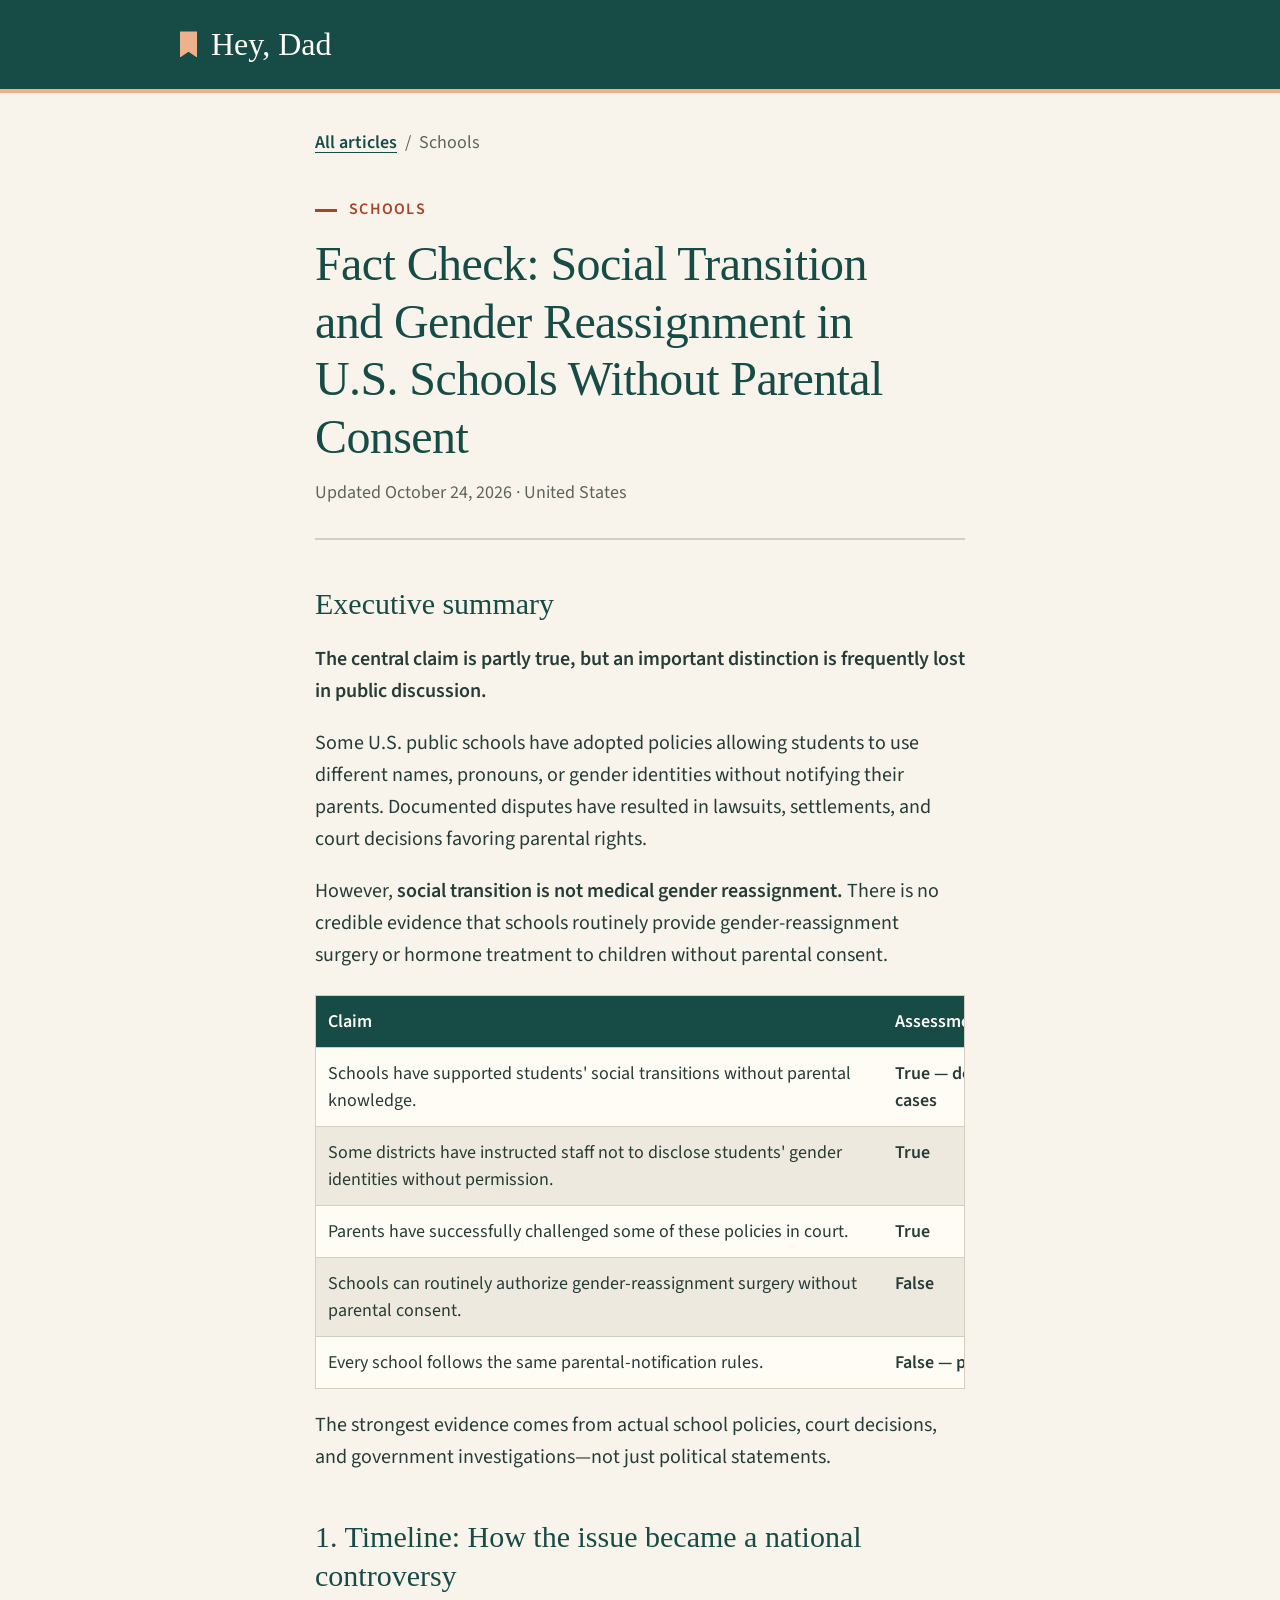
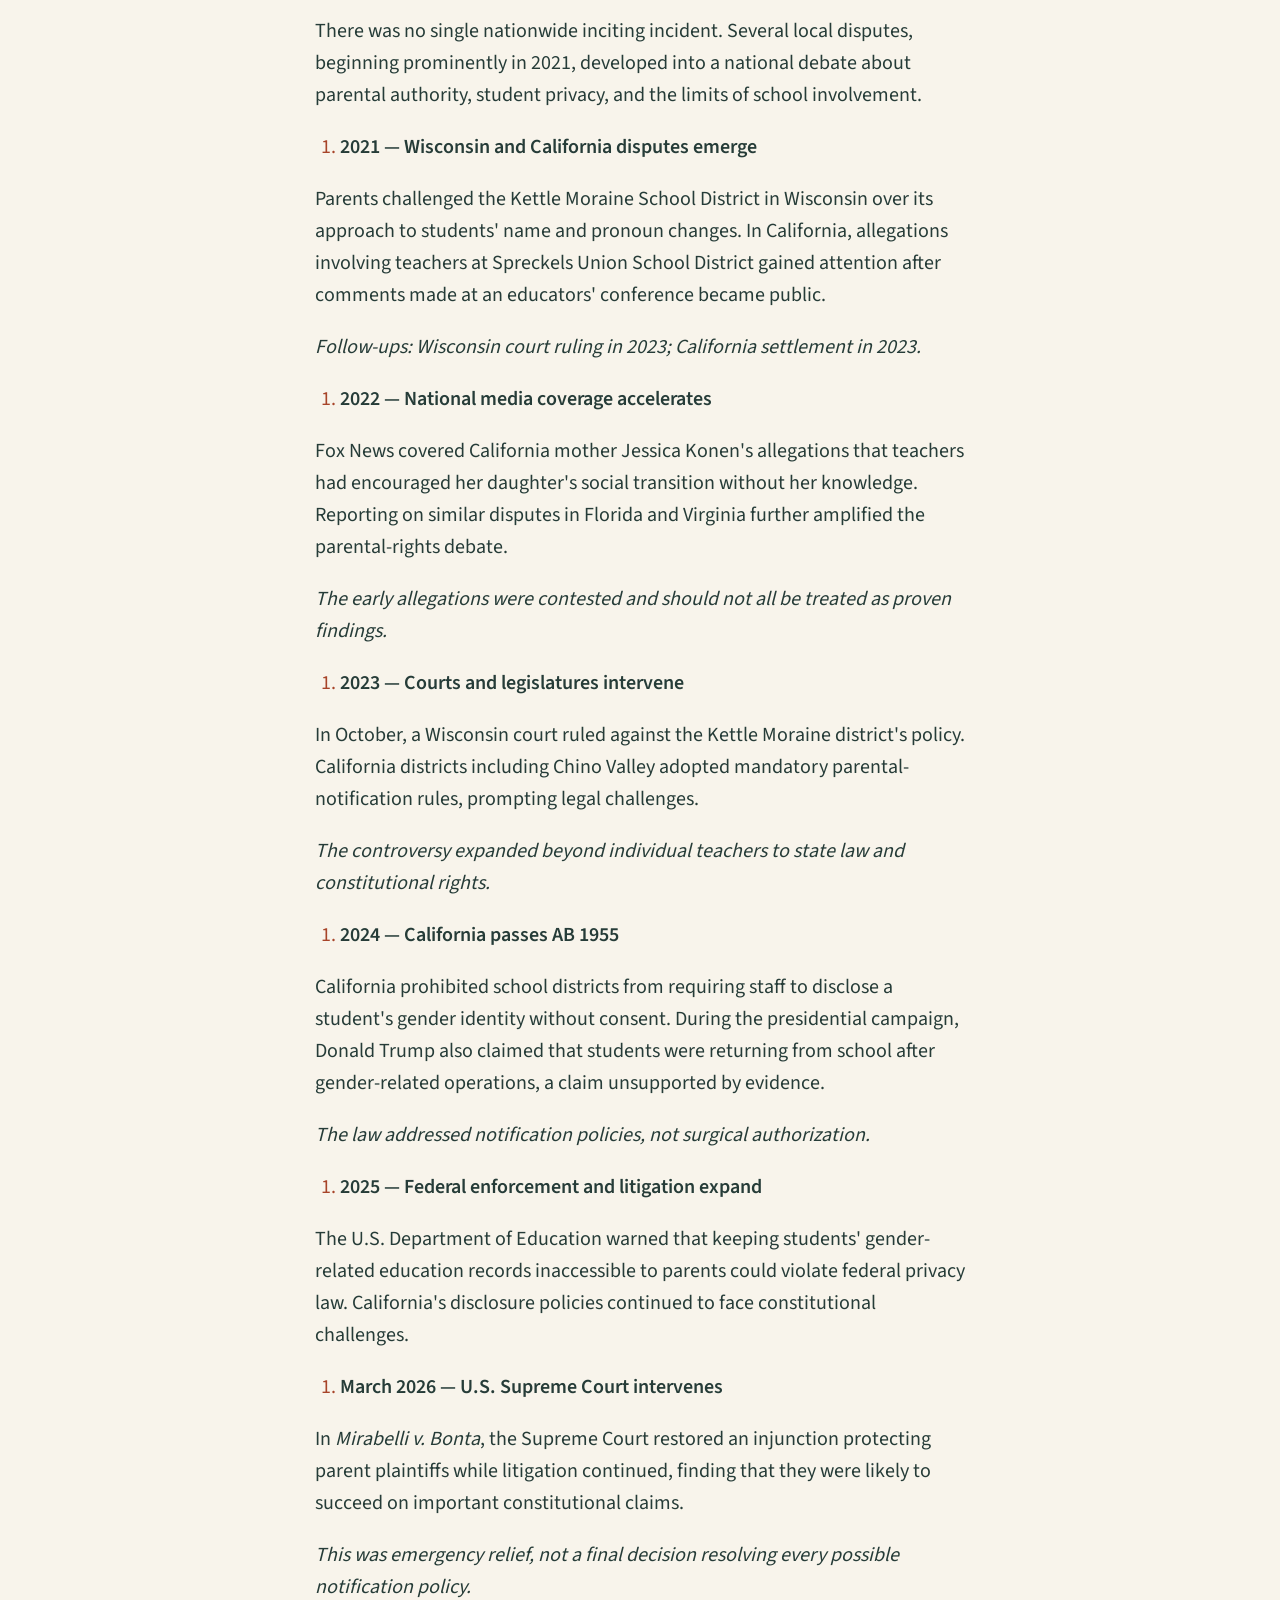
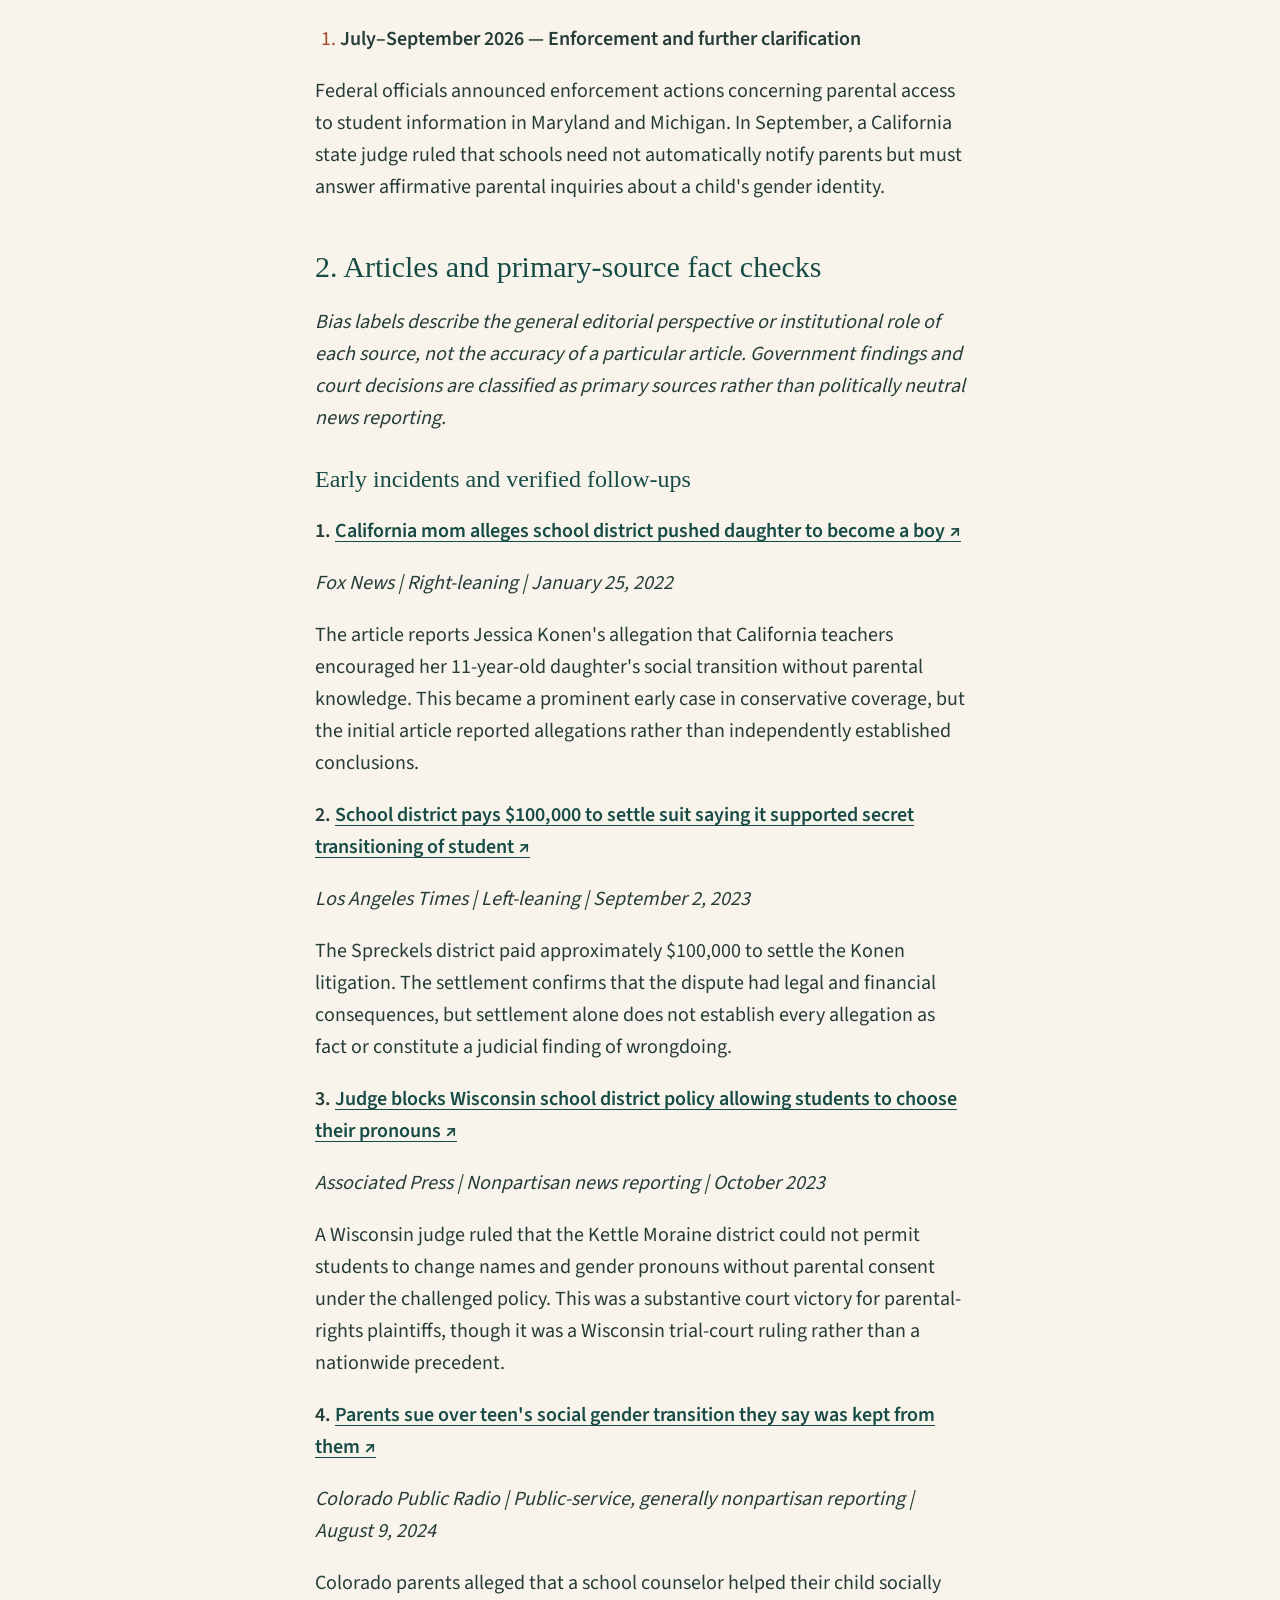
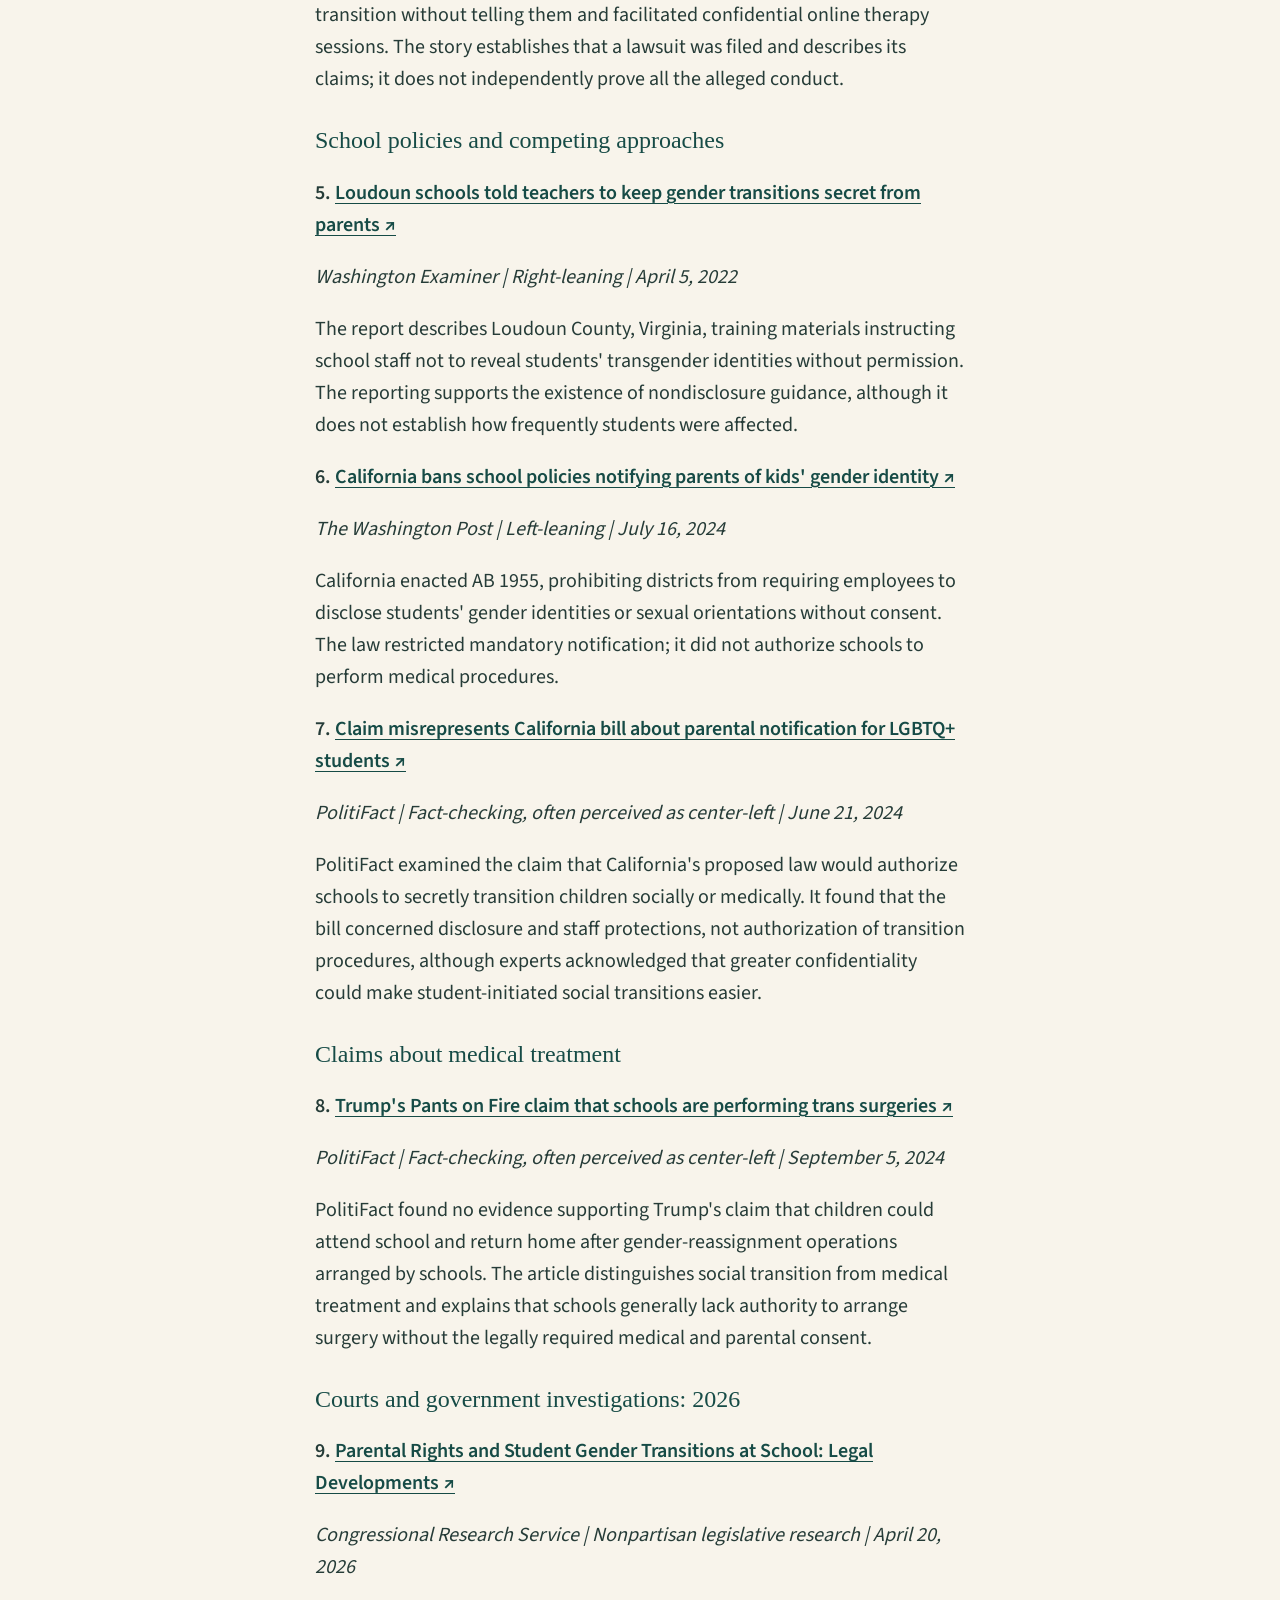
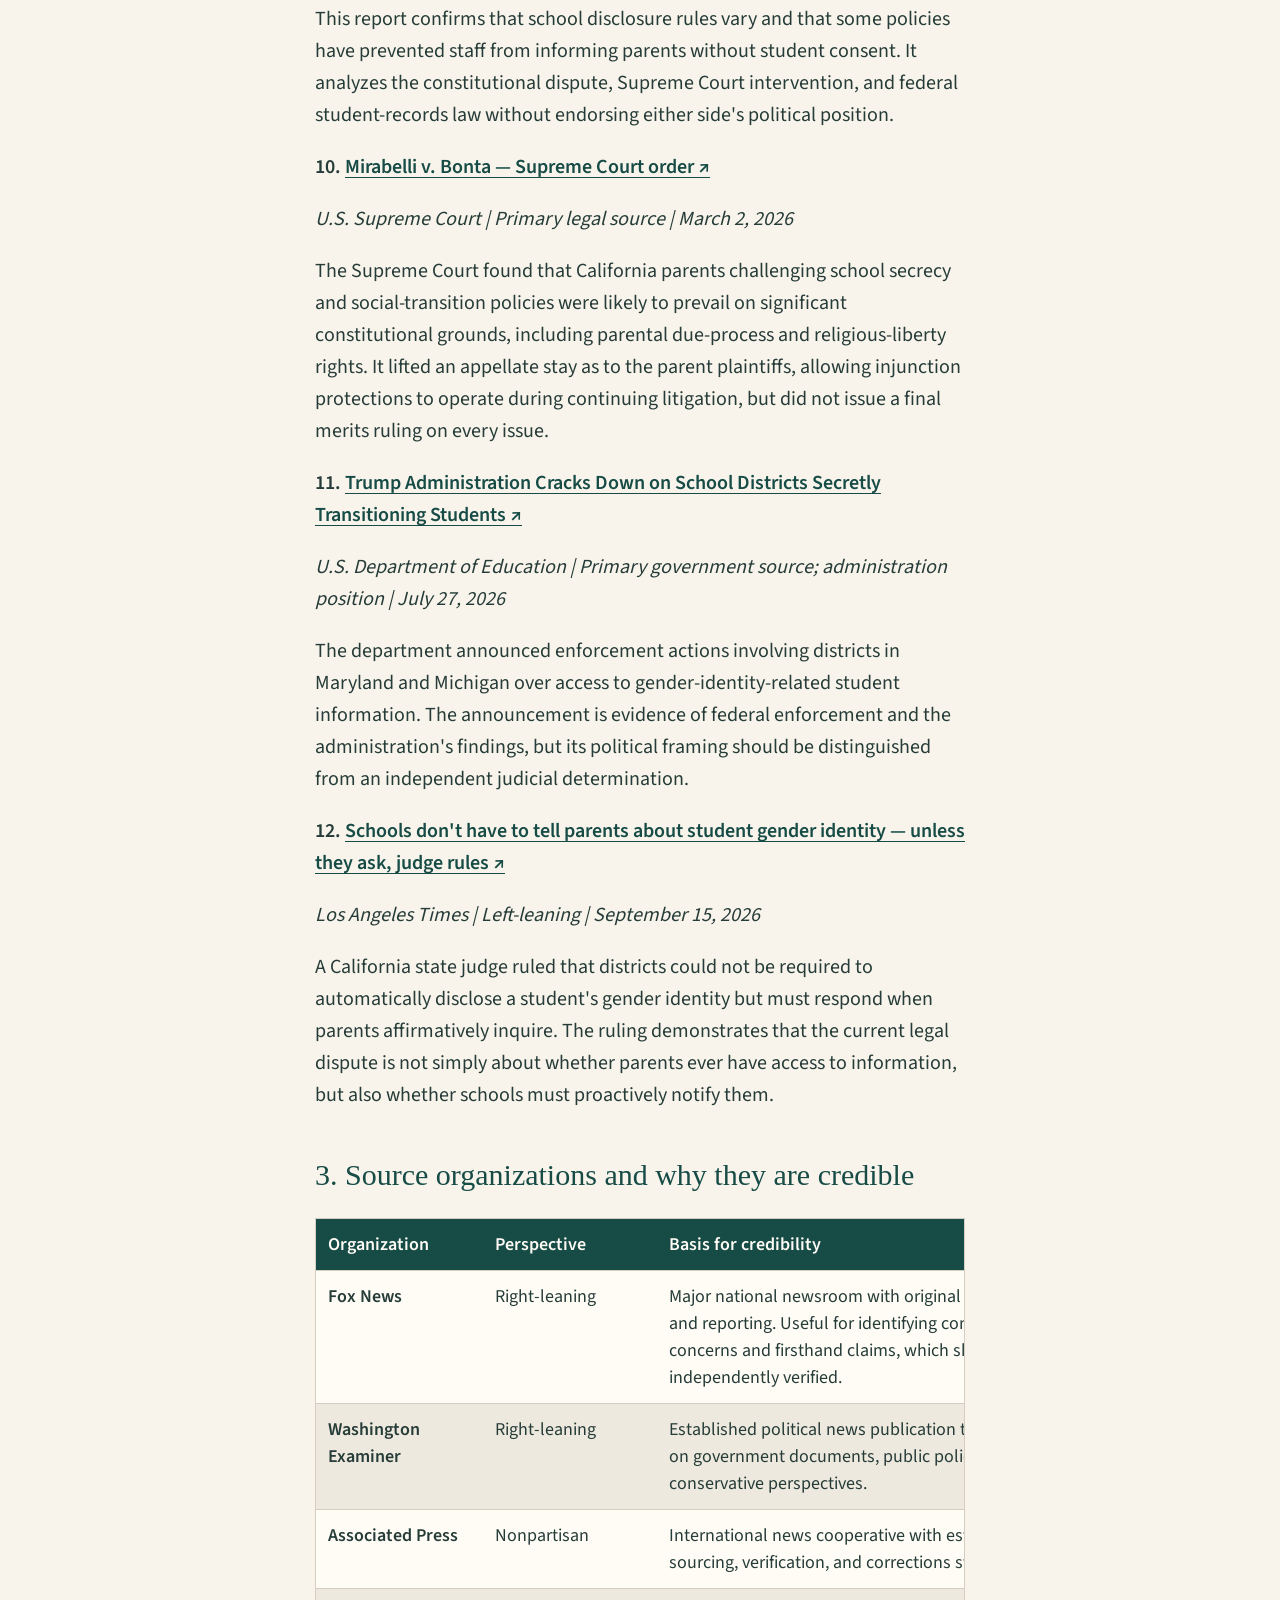
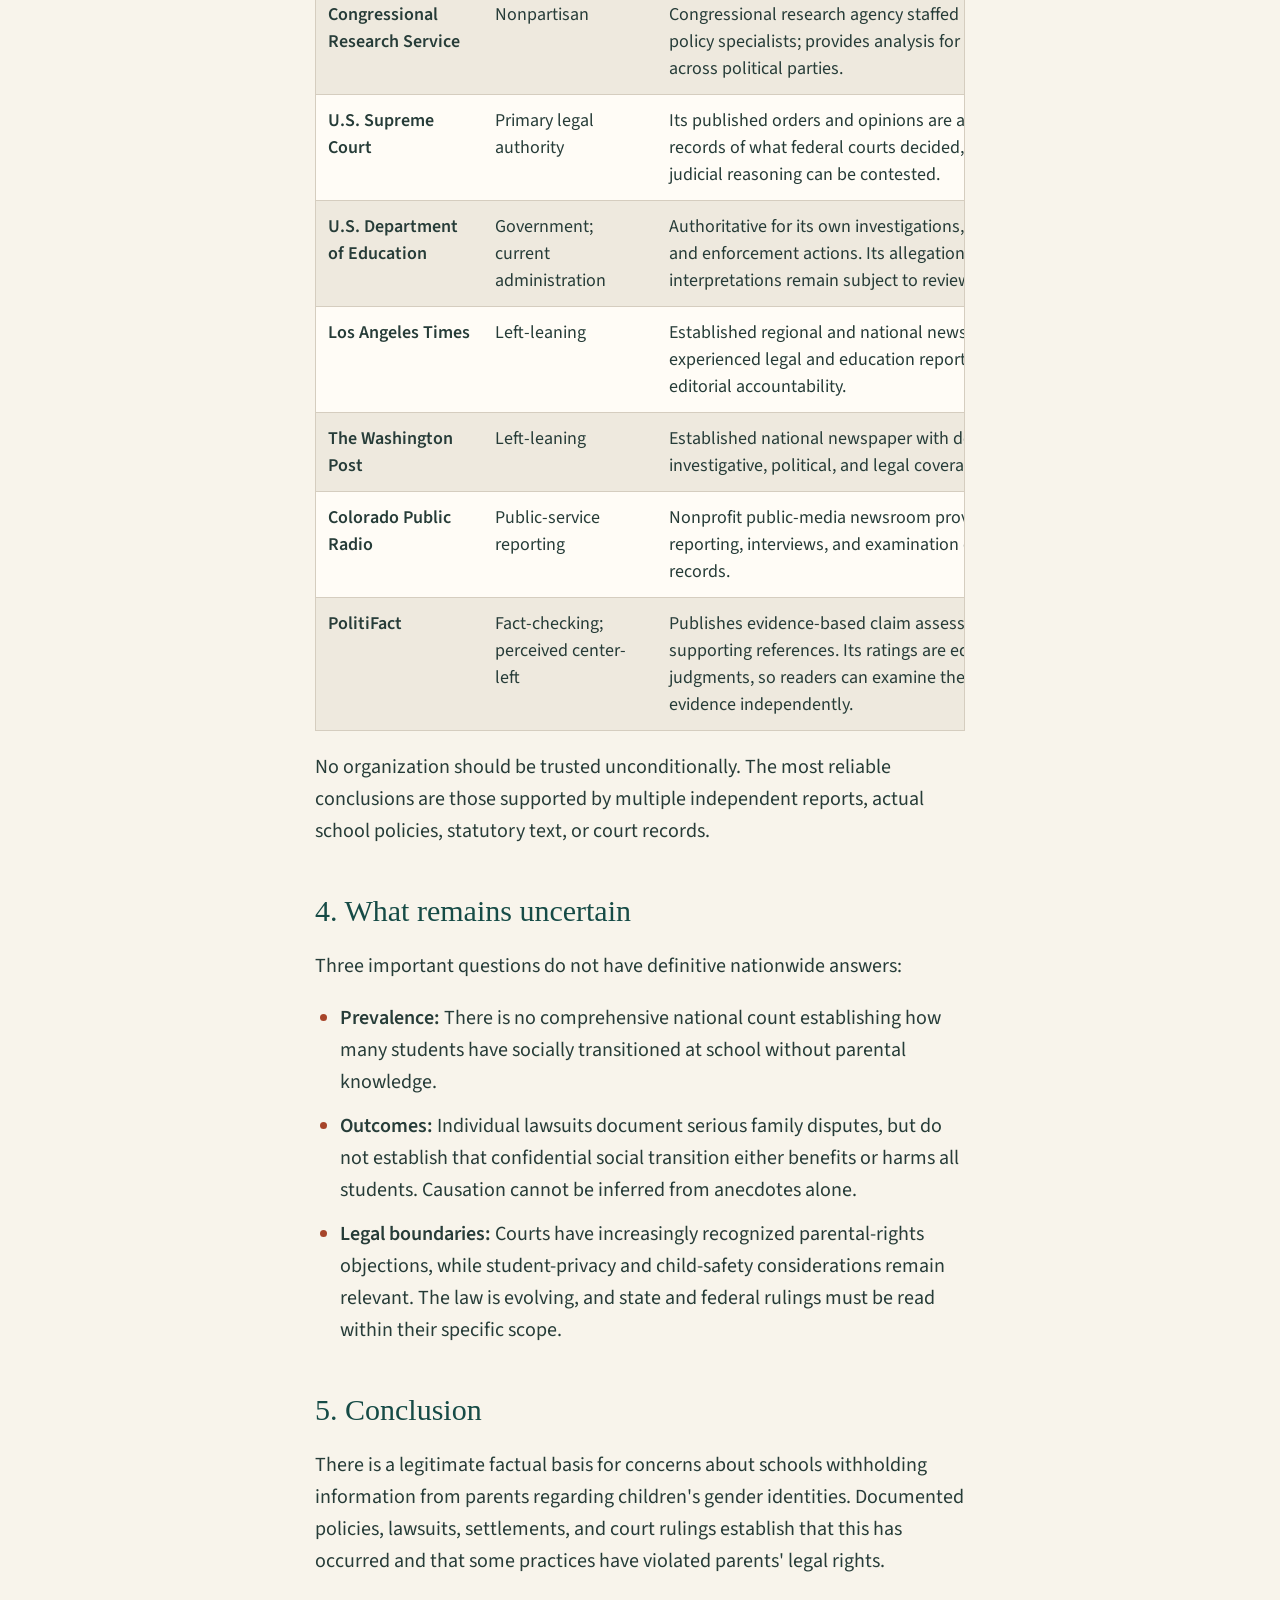
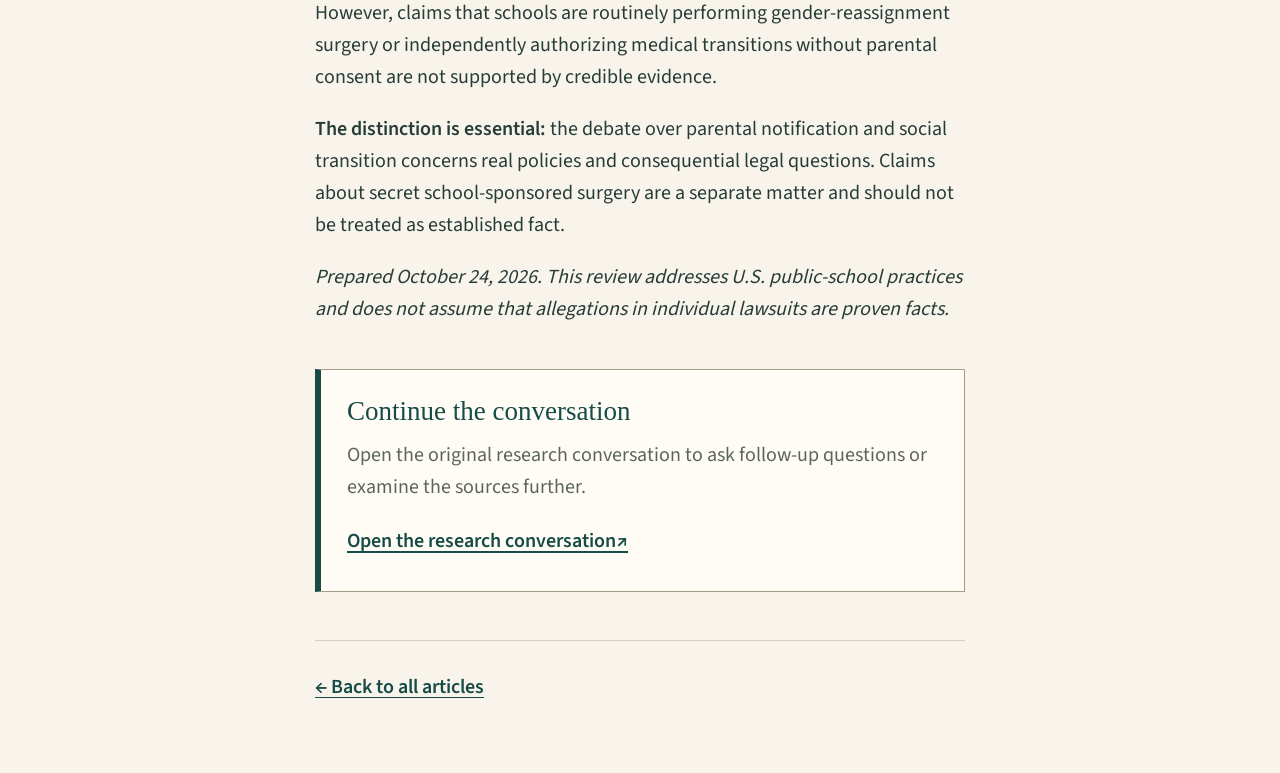
<file: articles/schools/school-social-transition.html>
<!doctype html>
<html lang="en">

<head>
  <meta charset="utf-8">
  <meta name="viewport" content="width=device-width, initial-scale=1">
  <meta name="description" content="Fact Check: Social Transition and Gender Reassignment in U.S. Schools Without Parental Consent">
  <meta name="theme-color" content="#164b46">
  <title>Fact Check: Social Transition and Gender Reassignment in U.S. Schools Without Parental Consent — Hey, Dad</title>
  <link rel="icon" href="../../assets/images/favicon.svg" type="image/svg+xml">
  <link rel="stylesheet" href="../../assets/css/styles.css">
</head>

<body>
  <a class="skip-link" href="#reading">Skip to article</a>

  <header class="site-header">
    <div class="page-width">
      <a class="site-name" href="../../index.html">Hey, Dad</a>
    </div>
  </header>

  <main id="reading" class="article-page">
    <nav class="breadcrumb" aria-label="Breadcrumb">
      <a href="../../index.html">All articles</a>
      <span aria-hidden="true">/</span>
      <span>Schools</span>
    </nav>

    <header class="article-header">
      <p class="article-topic">Schools</p>
      <h1>Fact Check: Social Transition and Gender Reassignment in U.S. Schools Without Parental Consent</h1>
      <p class="article-meta">Updated October 24, 2026 · United States</p>
    </header>

    <div class="reading-content">
        <h2>Executive summary</h2>
        <p><strong>The central claim is partly true, but an important distinction is frequently lost in public discussion.</strong></p>
        <p>Some U.S. public schools have adopted policies allowing students to use different names, pronouns, or gender identities without notifying their parents. Documented disputes have resulted in lawsuits, settlements, and court decisions favoring parental rights.</p>
        <p>However, <strong>social transition is not medical gender reassignment.</strong> There is no credible evidence that schools routinely provide gender-reassignment surgery or hormone treatment to children without parental consent.</p>
        <div class="table-scroll" tabindex="0" aria-label="Scrollable table"><table><thead><tr><th scope="col">Claim</th><th scope="col">Assessment</th></tr></thead><tbody><tr><td>Schools have supported students' social transitions without parental knowledge.</td><td><strong>True — documented cases</strong></td></tr><tr><td>Some districts have instructed staff not to disclose students' gender identities without permission.</td><td><strong>True</strong></td></tr><tr><td>Parents have successfully challenged some of these policies in court.</td><td><strong>True</strong></td></tr><tr><td>Schools can routinely authorize gender-reassignment surgery without parental consent.</td><td><strong>False</strong></td></tr><tr><td>Every school follows the same parental-notification rules.</td><td><strong>False — policies vary</strong></td></tr></tbody></table></div>
        <p>The strongest evidence comes from actual school policies, court decisions, and government investigations—not just political statements.</p>
        <h2>1. Timeline: How the issue became a national controversy</h2>
        <p>There was no single nationwide inciting incident. Several local disputes, beginning prominently in 2021, developed into a national debate about parental authority, student privacy, and the limits of school involvement.</p>
        <ol><li><strong>2021 — Wisconsin and California disputes emerge</strong></li></ol>
        <p>Parents challenged the Kettle Moraine School District in Wisconsin over its approach to students' name and pronoun changes. In California, allegations involving teachers at Spreckels Union School District gained attention after comments made at an educators' conference became public.</p>
        <p><em>Follow-ups: Wisconsin court ruling in 2023; California settlement in 2023.</em></p>
        <ol><li><strong>2022 — National media coverage accelerates</strong></li></ol>
        <p>Fox News covered California mother Jessica Konen's allegations that teachers had encouraged her daughter's social transition without her knowledge. Reporting on similar disputes in Florida and Virginia further amplified the parental-rights debate.</p>
        <p><em>The early allegations were contested and should not all be treated as proven findings.</em></p>
        <ol><li><strong>2023 — Courts and legislatures intervene</strong></li></ol>
        <p>In October, a Wisconsin court ruled against the Kettle Moraine district's policy. California districts including Chino Valley adopted mandatory parental-notification rules, prompting legal challenges.</p>
        <p><em>The controversy expanded beyond individual teachers to state law and constitutional rights.</em></p>
        <ol><li><strong>2024 — California passes AB 1955</strong></li></ol>
        <p>California prohibited school districts from requiring staff to disclose a student's gender identity without consent. During the presidential campaign, Donald Trump also claimed that students were returning from school after gender-related operations, a claim unsupported by evidence.</p>
        <p><em>The law addressed notification policies, not surgical authorization.</em></p>
        <ol><li><strong>2025 — Federal enforcement and litigation expand</strong></li></ol>
        <p>The U.S. Department of Education warned that keeping students' gender-related education records inaccessible to parents could violate federal privacy law. California's disclosure policies continued to face constitutional challenges.</p>
        <ol><li><strong>March 2026 — U.S. Supreme Court intervenes</strong></li></ol>
        <p>In <em>Mirabelli v. Bonta</em>, the Supreme Court restored an injunction protecting parent plaintiffs while litigation continued, finding that they were likely to succeed on important constitutional claims.</p>
        <p><em>This was emergency relief, not a final decision resolving every possible notification policy.</em></p>
        <ol><li><strong>July–September 2026 — Enforcement and further clarification</strong></li></ol>
        <p>Federal officials announced enforcement actions concerning parental access to student information in Maryland and Michigan. In September, a California state judge ruled that schools need not automatically notify parents but must answer affirmative parental inquiries about a child's gender identity.</p>
        <h2>2. Articles and primary-source fact checks</h2>
        <p><em>Bias labels describe the general editorial perspective or institutional role of each source, not the accuracy of a particular article. Government findings and court decisions are classified as primary sources rather than politically neutral news reporting.</em></p>
        <h3>Early incidents and verified follow-ups</h3>
        <p><strong>1. <a href="https://www.foxnews.com/us/california-mom-daughter-trans-spreckels.amp" target="_blank" rel="noopener noreferrer">California mom alleges school district pushed daughter to become a boy<span class="external-link" aria-hidden="true"> ↗</span></a></strong></p>
        <p><em>Fox News | Right-leaning | January 25, 2022</em></p>
        <p>The article reports Jessica Konen's allegation that California teachers encouraged her 11-year-old daughter's social transition without parental knowledge. This became a prominent early case in conservative coverage, but the initial article reported allegations rather than independently established conclusions.</p>
        <p><strong>2. <a href="https://www.latimes.com/california/story/2023-09-02/school-district-settles-100-000-lawsuit-that-claimed-it-supported-secret-transitioning-of-student" target="_blank" rel="noopener noreferrer">School district pays $100,000 to settle suit saying it supported secret transitioning of student<span class="external-link" aria-hidden="true"> ↗</span></a></strong></p>
        <p><em>Los Angeles Times | Left-leaning | September 2, 2023</em></p>
        <p>The Spreckels district paid approximately $100,000 to settle the Konen litigation. The settlement confirms that the dispute had legal and financial consequences, but settlement alone does not establish every allegation as fact or constitute a judicial finding of wrongdoing.</p>
        <p><strong>3. <a href="https://apnews.com/article/bdd5c48f2873ab58f64b1aece30a7287" target="_blank" rel="noopener noreferrer">Judge blocks Wisconsin school district policy allowing students to choose their pronouns<span class="external-link" aria-hidden="true"> ↗</span></a></strong></p>
        <p><em>Associated Press | Nonpartisan news reporting | October 2023</em></p>
        <p>A Wisconsin judge ruled that the Kettle Moraine district could not permit students to change names and gender pronouns without parental consent under the challenged policy. This was a substantive court victory for parental-rights plaintiffs, though it was a Wisconsin trial-court ruling rather than a nationwide precedent.</p>
        <p><strong>4. <a href="https://www.cpr.org/2024/08/09/adams-county-parents-sue-over-teens-hidden-gender-transition/" target="_blank" rel="noopener noreferrer">Parents sue over teen's social gender transition they say was kept from them<span class="external-link" aria-hidden="true"> ↗</span></a></strong></p>
        <p><em>Colorado Public Radio | Public-service, generally nonpartisan reporting | August 9, 2024</em></p>
        <p>Colorado parents alleged that a school counselor helped their child socially transition without telling them and facilitated confidential online therapy sessions. The story establishes that a lawsuit was filed and describes its claims; it does not independently prove all the alleged conduct.</p>
        <h3>School policies and competing approaches</h3>
        <p><strong>5. <a href="https://www.washingtonexaminer.com/news/2883086/loudoun-schools-told-teachers-to-keep-gender-transitions-secret-from-parents/" target="_blank" rel="noopener noreferrer">Loudoun schools told teachers to keep gender transitions secret from parents<span class="external-link" aria-hidden="true"> ↗</span></a></strong></p>
        <p><em>Washington Examiner | Right-leaning | April 5, 2022</em></p>
        <p>The report describes Loudoun County, Virginia, training materials instructing school staff not to reveal students' transgender identities without permission. The reporting supports the existence of nondisclosure guidance, although it does not establish how frequently students were affected.</p>
        <p><strong>6. <a href="https://www.washingtonpost.com/nation/2024/07/16/california-trans-school-law-parents/" target="_blank" rel="noopener noreferrer">California bans school policies notifying parents of kids' gender identity<span class="external-link" aria-hidden="true"> ↗</span></a></strong></p>
        <p><em>The Washington Post | Left-leaning | July 16, 2024</em></p>
        <p>California enacted AB 1955, prohibiting districts from requiring employees to disclose students' gender identities or sexual orientations without consent. The law restricted mandatory notification; it did not authorize schools to perform medical procedures.</p>
        <p><strong>7. <a href="https://politifact.com/factchecks/2024/jun/21/instagram-posts/claim-misrepresents-california-bill-about-parental/" target="_blank" rel="noopener noreferrer">Claim misrepresents California bill about parental notification for LGBTQ+ students<span class="external-link" aria-hidden="true"> ↗</span></a></strong></p>
        <p><em>PolitiFact | Fact-checking, often perceived as center-left | June 21, 2024</em></p>
        <p>PolitiFact examined the claim that California's proposed law would authorize schools to secretly transition children socially or medically. It found that the bill concerned disclosure and staff protections, not authorization of transition procedures, although experts acknowledged that greater confidentiality could make student-initiated social transitions easier.</p>
        <h3>Claims about medical treatment</h3>
        <p><strong>8. <a href="https://politifact.com/factchecks/2024/sep/05/donald-trump/trumps-pants-on-fire-claim-that-schools-are-perfor/" target="_blank" rel="noopener noreferrer">Trump's Pants on Fire claim that schools are performing trans surgeries<span class="external-link" aria-hidden="true"> ↗</span></a></strong></p>
        <p><em>PolitiFact | Fact-checking, often perceived as center-left | September 5, 2024</em></p>
        <p>PolitiFact found no evidence supporting Trump's claim that children could attend school and return home after gender-reassignment operations arranged by schools. The article distinguishes social transition from medical treatment and explains that schools generally lack authority to arrange surgery without the legally required medical and parental consent.</p>
        <h3>Courts and government investigations: 2026</h3>
        <p><strong>9. <a href="https://www.everycrsreport.com/reports/LSB11422.html" target="_blank" rel="noopener noreferrer">Parental Rights and Student Gender Transitions at School: Legal Developments<span class="external-link" aria-hidden="true"> ↗</span></a></strong></p>
        <p><em>Congressional Research Service | Nonpartisan legislative research | April 20, 2026</em></p>
        <p>This report confirms that school disclosure rules vary and that some policies have prevented staff from informing parents without student consent. It analyzes the constitutional dispute, Supreme Court intervention, and federal student-records law without endorsing either side's political position.</p>
        <p><strong>10. <a href="https://www.law.cornell.edu/supremecourt/text/25A810" target="_blank" rel="noopener noreferrer">Mirabelli v. Bonta — Supreme Court order<span class="external-link" aria-hidden="true"> ↗</span></a></strong></p>
        <p><em>U.S. Supreme Court | Primary legal source | March 2, 2026</em></p>
        <p>The Supreme Court found that California parents challenging school secrecy and social-transition policies were likely to prevail on significant constitutional grounds, including parental due-process and religious-liberty rights. It lifted an appellate stay as to the parent plaintiffs, allowing injunction protections to operate during continuing litigation, but did not issue a final merits ruling on every issue.</p>
        <p><strong>11. <a href="https://www.ed.gov/about/news/press-release/trump-administration-cracks-down-school-districts-secretly-transitioning-students-and-hiding-it-parents" target="_blank" rel="noopener noreferrer">Trump Administration Cracks Down on School Districts Secretly Transitioning Students<span class="external-link" aria-hidden="true"> ↗</span></a></strong></p>
        <p><em>U.S. Department of Education | Primary government source; administration position | July 27, 2026</em></p>
        <p>The department announced enforcement actions involving districts in Maryland and Michigan over access to gender-identity-related student information. The announcement is evidence of federal enforcement and the administration's findings, but its political framing should be distinguished from an independent judicial determination.</p>
        <p><strong>12. <a href="https://www.latimes.com/california/story/2026-09-15/california-school-gender-identity-ruling-parent-rights" target="_blank" rel="noopener noreferrer">Schools don't have to tell parents about student gender identity — unless they ask, judge rules<span class="external-link" aria-hidden="true"> ↗</span></a></strong></p>
        <p><em>Los Angeles Times | Left-leaning | September 15, 2026</em></p>
        <p>A California state judge ruled that districts could not be required to automatically disclose a student's gender identity but must respond when parents affirmatively inquire. The ruling demonstrates that the current legal dispute is not simply about whether parents ever have access to information, but also whether schools must proactively notify them.</p>
        <h2>3. Source organizations and why they are credible</h2>
        <div class="table-scroll" tabindex="0" aria-label="Scrollable table"><table><thead><tr><th scope="col">Organization</th><th scope="col">Perspective</th><th scope="col">Basis for credibility</th></tr></thead><tbody><tr><td><strong>Fox News</strong></td><td>Right-leaning</td><td>Major national newsroom with original interviews and reporting. Useful for identifying conservative concerns and firsthand claims, which should be independently verified.</td></tr><tr><td><strong>Washington Examiner</strong></td><td>Right-leaning</td><td>Established political news publication that reports on government documents, public policy, and conservative perspectives.</td></tr><tr><td><strong>Associated Press</strong></td><td>Nonpartisan</td><td>International news cooperative with established sourcing, verification, and corrections standards.</td></tr><tr><td><strong>Congressional Research Service</strong></td><td>Nonpartisan</td><td>Congressional research agency staffed by legal and policy specialists; provides analysis for lawmakers across political parties.</td></tr><tr><td><strong>U.S. Supreme Court</strong></td><td>Primary legal authority</td><td>Its published orders and opinions are authoritative records of what federal courts decided, although judicial reasoning can be contested.</td></tr><tr><td><strong>U.S. Department of Education</strong></td><td>Government; current administration</td><td>Authoritative for its own investigations, guidance, and enforcement actions. Its allegations and legal interpretations remain subject to review.</td></tr><tr><td><strong>Los Angeles Times</strong></td><td>Left-leaning</td><td>Established regional and national newsroom with experienced legal and education reporters and editorial accountability.</td></tr><tr><td><strong>The Washington Post</strong></td><td>Left-leaning</td><td>Established national newspaper with dedicated investigative, political, and legal coverage.</td></tr><tr><td><strong>Colorado Public Radio</strong></td><td>Public-service reporting</td><td>Nonprofit public-media newsroom providing local reporting, interviews, and examination of public records.</td></tr><tr><td><strong>PolitiFact</strong></td><td>Fact-checking; perceived center-left</td><td>Publishes evidence-based claim assessments and supporting references. Its ratings are editorial judgments, so readers can examine the cited evidence independently.</td></tr></tbody></table></div>
        <p>No organization should be trusted unconditionally. The most reliable conclusions are those supported by multiple independent reports, actual school policies, statutory text, or court records.</p>
        <h2>4. What remains uncertain</h2>
        <p>Three important questions do not have definitive nationwide answers:</p>
        <ul><li><strong>Prevalence:</strong> There is no comprehensive national count establishing how many students have socially transitioned at school without parental knowledge.</li><li><strong>Outcomes:</strong> Individual lawsuits document serious family disputes, but do not establish that confidential social transition either benefits or harms all students. Causation cannot be inferred from anecdotes alone.</li><li><strong>Legal boundaries:</strong> Courts have increasingly recognized parental-rights objections, while student-privacy and child-safety considerations remain relevant. The law is evolving, and state and federal rulings must be read within their specific scope.</li></ul>
        <h2>5. Conclusion</h2>
        <p>There is a legitimate factual basis for concerns about schools withholding information from parents regarding children's gender identities. Documented policies, lawsuits, settlements, and court rulings establish that this has occurred and that some practices have violated parents' legal rights.</p>
        <p>However, claims that schools are routinely performing gender-reassignment surgery or independently authorizing medical transitions without parental consent are not supported by credible evidence.</p>
        <p><strong>The distinction is essential:</strong> the debate over parental notification and social transition concerns real policies and consequential legal questions. Claims about secret school-sponsored surgery are a separate matter and should not be treated as established fact.</p>
        <p><em>Prepared October 24, 2026. This review addresses U.S. public-school practices and does not assume that allegations in individual lawsuits are proven facts.</em></p>
    </div>

    <aside class="continue-conversation">
      <h2>Continue the conversation</h2>
      <p>Open the original research conversation to ask follow-up questions or examine the sources further.</p>
      <a class="conversation-link" href="https://chatgpt.com/share/6add0775-27ac-83ea-bbf1-4d7b861e23a2" target="_blank" rel="noopener noreferrer">Open the research conversation <span aria-hidden="true">↗</span></a>
    </aside>

    <p class="article-return"><a href="../../index.html">← Back to all articles</a></p>
  </main>
</body>

</html>
</file>
<file: assets/css/styles.css>
@font-face {
  font-family: "Source Sans 3";
  src: url("../fonts/source-sans-regular.ttf") format("truetype");
  font-style: normal;
  font-weight: 400;
  font-display: swap;
}

@font-face {
  font-family: "Source Sans 3";
  src: url("../fonts/source-sans-semibold.ttf") format("truetype");
  font-style: normal;
  font-weight: 600;
  font-display: swap;
}

:root {
  color-scheme: light;
  --paper: #f8f4eb;
  --surface: #fffcf6;
  --ink: #263c38;
  --muted: #5c655d;
  --teal: #164b46;
  --rust: #a74429;
  --rust-dark: #84331f;
  --apricot: #edb28b;
  --rule: #d5cdbf;
  --control-border: #a59c8c;
  --wash: #eee9de;
  --focus: #a74429;
  --against: #85580a;
  --for: #3d5f2e;
  --check: #164b46;
  --heading-font: Georgia, "Times New Roman", serif;
  font-family: "Source Sans 3", "Segoe UI", sans-serif;
  font-size: 20px;
  line-height: 1.6;
  color: var(--ink);
  background: var(--paper);
}

* {
  box-sizing: border-box;
}

html {
  scroll-padding-top: 24px;
}

body {
  margin: 0;
}

::selection {
  background: var(--teal);
  color: var(--surface);
}

[hidden] {
  display: none !important;
}

a {
  color: inherit;
  text-underline-offset: 4px;
}

button {
  font: inherit;
  cursor: pointer;
}

a:focus-visible,
button:focus-visible {
  outline: 3px solid var(--focus);
  outline-offset: 4px;
}

h1,
h2,
h3,
p {
  margin: 0;
}

.page-width {
  width: min(920px, calc(100% - 64px));
  margin-inline: auto;
}

.skip-link {
  position: fixed;
  top: 12px;
  left: 12px;
  z-index: 1;
  padding: 10px 18px;
  background: var(--surface);
  color: var(--teal);
  transform: translateY(-180%);
}

.skip-link:focus {
  transform: translateY(0);
}

.site-header {
  padding-block: 22px;
  border-bottom: 4px solid var(--apricot);
  background: var(--teal);
  color: var(--surface);
}

.site-header a:focus-visible {
  outline-color: var(--apricot);
}

.site-name {
  display: inline-flex;
  align-items: center;
  gap: 14px;
  min-height: 44px;
  font-family: var(--heading-font);
  font-size: 1.6rem;
  line-height: 1.4;
  text-decoration: none;
}

.site-name::before {
  content: "";
  width: 17px;
  height: 26px;
  background: var(--apricot);
  clip-path: polygon(0 0, 100% 0, 100% 100%, 50% 78%, 0 100%);
}

.site-name:hover {
  color: var(--apricot);
}

main {
  padding-block: 38px 64px;
}

.list-heading {
  display: flex;
  align-items: baseline;
  justify-content: space-between;
  flex-wrap: wrap;
  gap: 8px 24px;
  margin-bottom: 24px;
}

.welcome-note {
  display: grid;
  grid-template-columns: minmax(0, 1fr) 44px;
  gap: 16px;
  margin-bottom: 34px;
  padding: 28px 24px 28px 28px;
  border: 1px solid var(--control-border);
  border-left: 7px solid var(--rust);
  background: var(--surface);
  box-shadow: 5px 5px 0 var(--apricot);
}

.welcome-note h2 {
  color: var(--teal);
  font-family: var(--heading-font);
  font-size: 1.5rem;
  font-weight: 400;
  line-height: 1.3;
}

.welcome-note p {
  margin-top: 16px;
}

.welcome-note-dismiss {
  display: inline-grid;
  width: 44px;
  height: 44px;
  place-items: center;
  padding: 0;
  border: 1px solid var(--control-border);
  border-radius: 4px;
  background: transparent;
  color: var(--teal);
  font-size: 1.6rem;
  line-height: 1;
}

.welcome-note-dismiss:hover {
  border-color: var(--rust);
  background: var(--wash);
  color: var(--rust);
}

h1 {
  color: var(--teal);
  font-family: var(--heading-font);
  font-size: 2.4rem;
  font-weight: 400;
  line-height: 1.2;
  letter-spacing: -0.6px;
}

#article-count {
  color: var(--muted);
  font-size: 0.9rem;
}

.topic-filters {
  display: flex;
  flex-wrap: wrap;
  gap: 10px;
}

.topic-filter {
  display: inline-flex;
  justify-content: center;
  align-items: center;
  min-height: 58px;
  padding: 11px 22px;
  border: 1px solid var(--control-border);
  border-radius: 4px;
  background: var(--surface);
  color: var(--teal);
  font-size: 1rem;
  font-weight: 600;
  line-height: 1.6;
  text-decoration: none;
  transition: background-color 140ms ease, border-color 140ms ease;
}

.topic-filter:hover {
  background: var(--wash);
  border-color: var(--teal);
}

.topic-filter[aria-pressed="true"] {
  border-color: var(--rust);
  background: var(--rust);
  color: var(--surface);
}

.topic-filter[aria-pressed="true"]:hover {
  border-color: var(--rust-dark);
  background: var(--rust-dark);
}

.topic-filter:active {
  border-color: var(--rust-dark);
  background: var(--rust-dark);
  color: var(--surface);
}

.article-list {
  margin-top: 34px;
}

.topic-section:not([hidden]) ~ .topic-section:not([hidden]) {
  margin-top: 32px;
}

.topic-section h2,
.article-topic {
  display: flex;
  align-items: center;
  gap: 12px;
  color: var(--rust);
  font-size: 0.8rem;
  font-weight: 600;
  line-height: 1.6;
  letter-spacing: 0.08em;
  text-transform: uppercase;
}

.topic-section h2::before,
.article-topic::before {
  content: "";
  flex: 0 0 22px;
  height: 3px;
  background: currentColor;
}

.article-link {
  display: grid;
  grid-template-columns: minmax(0, 1fr) 32px;
  column-gap: 24px;
  padding-block: 20px 25px;
  border-bottom: 1px solid var(--rule);
  text-decoration: none;
  transition: background-color 140ms ease;
}

.topic-section article + article .article-link {
  padding-top: 23px;
}

.article-link h3 {
  max-width: 50ch;
  color: var(--teal);
  font-family: var(--heading-font);
  font-size: 1.35rem;
  font-weight: 400;
  line-height: 1.35;
  overflow-wrap: break-word;
}

.article-link p {
  grid-column: 1;
  max-width: 65ch;
  margin-top: 8px;
  color: var(--muted);
  font-size: 1rem;
  line-height: 1.6;
}

.article-arrow {
  grid-column: 2;
  grid-row: 1 / 3;
  align-self: center;
  color: var(--rust);
  font-size: 1.4rem;
  text-align: center;
  transition: transform 140ms ease;
}

.article-link:hover,
.article-link:focus-visible {
  background: var(--wash);
}

.article-link:hover h3,
.article-link:focus-visible h3 {
  text-decoration: underline;
  text-decoration-thickness: 1px;
  text-underline-offset: 5px;
}

.article-link:hover .article-arrow {
  transform: translateX(4px);
}

.article-page {
  width: min(65ch, calc(100% - 64px));
  margin-inline: auto;
  padding-top: 28px;
}

.breadcrumb {
  display: flex;
  align-items: center;
  flex-wrap: wrap;
  gap: 8px;
  color: var(--muted);
  font-size: 0.9rem;
}

.breadcrumb a,
.article-return a,
.reading-content a {
  color: var(--teal);
  font-weight: 600;
  text-decoration-thickness: 1px;
}

.breadcrumb a,
.article-return a {
  display: inline-flex;
  align-items: center;
  min-height: 44px;
}

.breadcrumb a:hover,
.article-return a:hover,
.reading-content a:hover {
  color: var(--rust);
  text-decoration-thickness: 2px;
}

.article-header {
  margin-block: 32px 38px;
  padding-bottom: 30px;
  border-bottom: 2px solid var(--rule);
}

.article-topic {
  margin-bottom: 12px;
}

.article-header h1 {
  max-width: 25ch;
}

.article-meta {
  margin-top: 14px;
  color: var(--muted);
  font-size: 0.9rem;
}

.reading-content {
  overflow-wrap: break-word;
}

.reading-content h2,
.reading-content h3 {
  color: var(--teal);
  font-family: var(--heading-font);
  font-weight: 400;
  line-height: 1.3;
}

.reading-content h2 {
  margin-top: 44px;
  font-size: 1.5rem;
}

.reading-content h3 {
  margin-top: 30px;
  font-size: 1.2rem;
}

.reading-content p,
.reading-content ul,
.reading-content ol {
  margin-top: 20px;
}

.reading-content ul,
.reading-content ol {
  padding-left: 1.25em;
}

.reading-content li + li {
  margin-top: 12px;
}

.reading-content li::marker {
  color: var(--rust);
}

.reading-content blockquote {
  margin: 24px 0 0;
  padding: 14px 18px;
  border-left: 4px solid var(--apricot);
  background: var(--wash);
}

.reading-content code {
  padding: 1px 5px;
  border-radius: 3px;
  background: var(--wash);
  font-family: ui-monospace, SFMono-Regular, Consolas, monospace;
  font-size: 0.9em;
}

.table-scroll {
  width: 100%;
  margin-top: 24px;
  overflow-x: auto;
  border: 1px solid var(--rule);
  background: var(--surface);
}

.reading-content table {
  width: 100%;
  min-width: 38rem;
  border-collapse: collapse;
  font-size: 0.9rem;
  line-height: 1.5;
}

.reading-content th,
.reading-content td {
  padding: 12px;
  border-bottom: 1px solid var(--rule);
  text-align: left;
  vertical-align: top;
}

.reading-content th {
  background: var(--teal);
  color: var(--surface);
  font-weight: 600;
}

.reading-content tr:last-child td {
  border-bottom: 0;
}

.reading-content tbody tr:nth-child(even) {
  background: var(--wash);
}

.article-return {
  margin-top: 48px;
  padding-top: 24px;
  border-top: 1px solid var(--rule);
}

.continue-conversation {
  margin-top: 44px;
  padding: 24px 26px 28px;
  border: 1px solid var(--control-border);
  border-left: 6px solid var(--teal);
  background: var(--surface);
}

.continue-conversation h2 {
  margin: 0;
  color: var(--teal);
  font-family: var(--heading-font);
  font-size: 1.35rem;
  font-weight: 400;
  line-height: 1.3;
}

.continue-conversation p {
  margin-top: 10px;
  color: var(--muted);
}

.conversation-link {
  display: inline-flex;
  align-items: center;
  min-height: 44px;
  margin-top: 16px;
  color: var(--teal);
  font-weight: 600;
  text-underline-offset: 4px;
}

.conversation-link:hover {
  color: var(--rust);
}

.todo {
  margin-top: 16px;
  padding: 10px 14px;
  border: 2px dashed var(--apricot);
  background: var(--surface);
  color: var(--rust-dark);
  font-size: 0.9rem;
}

.three-views-intro p {
  margin-top: 20px;
}

.three-views-intro .todo:first-child {
  margin-top: 0;
}

.tested-claim {
  margin: 26px 0 0;
  padding: 20px 22px;
  border-left: 5px solid var(--apricot);
  background: var(--wash);
}

.tested-claim blockquote {
  margin: 0;
}

.tested-claim blockquote p {
  margin-top: 0;
  color: var(--teal);
  font-family: var(--heading-font);
  font-size: 1.2rem;
  line-height: 1.45;
}

.tested-claim figcaption {
  margin-top: 10px;
  color: var(--muted);
  font-size: 0.85rem;
}

.claims-title,
.common-ground h2,
.full-write-ups h2 {
  color: var(--teal);
  font-family: var(--heading-font);
  font-size: 1.5rem;
  font-weight: 400;
  line-height: 1.3;
}

.claims-title {
  margin-top: 44px;
}

.claims-help {
  margin-top: 12px;
  font-weight: 600;
}

.claim-list {
  margin-top: 16px;
  border-top: 2px solid var(--teal);
}

.claim > summary {
  display: grid;
  grid-template-columns: 40px minmax(0, 1fr) 24px;
  gap: 14px;
  align-items: center;
  min-height: 72px;
  padding: 14px 4px;
  border-bottom: 1px solid var(--rule);
  color: var(--teal);
  font-family: var(--heading-font);
  font-size: 1.15rem;
  line-height: 1.35;
  list-style: none;
  cursor: pointer;
}

.claim > summary::-webkit-details-marker {
  display: none;
}

.claim > summary::after {
  content: "+";
  color: var(--rust);
  font-family: "Source Sans 3", "Segoe UI", sans-serif;
  font-size: 1.6rem;
  text-align: center;
}

.claim[open] > summary::after {
  content: "−";
}

.claim > summary:hover,
.claim[open] > summary {
  background: var(--wash);
}

.claim[open] > summary {
  border-bottom: 0;
}

.claim > summary:focus-visible,
.view-sources summary:focus-visible {
  outline: 3px solid var(--focus);
  outline-offset: 2px;
}

.claim-number {
  display: inline-grid;
  width: 40px;
  height: 40px;
  place-items: center;
  border: 2px solid var(--teal);
  border-radius: 50%;
  font-family: "Source Sans 3", "Segoe UI", sans-serif;
  font-size: 0.9rem;
  font-weight: 600;
}

.claim-body {
  padding: 0 4px 28px;
  border-bottom: 1px solid var(--rule);
}

.view-against {
  --view-color: var(--against);
}

.view-for {
  --view-color: var(--for);
}

.view-check {
  --view-color: var(--check);
}

.view-switch {
  position: sticky;
  top: 0;
  z-index: 1;
  display: flex;
  gap: 6px;
  padding-block: 10px;
  border-bottom: 1px solid var(--rule);
  background: var(--paper);
}

.view-tab {
  flex: 1 1 0;
  min-height: 48px;
  padding: 6px 4px;
  border: 2px solid var(--view-color);
  border-radius: 999px;
  background: var(--surface);
  color: var(--view-color);
  font-size: 0.9rem;
  font-weight: 600;
  line-height: 1.2;
}

.view-tab:hover {
  background: var(--wash);
}

.view-tab[aria-selected="true"] {
  background: var(--view-color);
  color: var(--surface);
}

.claim-view {
  padding-top: 20px;
}

.claim-view:not([hidden]) ~ .claim-view:not([hidden]) {
  margin-top: 20px;
  border-top: 1px dashed var(--rule);
}

.view-label {
  color: var(--view-color);
  font-size: 0.85rem;
  font-weight: 600;
  letter-spacing: 0.08em;
  line-height: 1.4;
  text-transform: uppercase;
}

.view-subtitle {
  margin-top: 4px;
  color: var(--muted);
  font-size: 0.85rem;
  line-height: 1.4;
}

.view-text,
.view-gap,
.view-verdict {
  margin-top: 14px;
}

.view-gap {
  color: var(--muted);
  font-style: italic;
}

.view-verdict {
  padding: 10px 14px;
  border: 2px solid var(--check);
  color: var(--check);
  font-weight: 600;
}

.view-verdict span {
  display: block;
  color: var(--muted);
  font-size: 0.75rem;
  letter-spacing: 0.08em;
  text-transform: uppercase;
}

.view-sources {
  margin-top: 14px;
  font-size: 0.9rem;
}

.view-sources summary {
  display: inline-flex;
  align-items: center;
  min-height: 44px;
  color: var(--teal);
  font-weight: 600;
  cursor: pointer;
}

.view-sources ul {
  margin: 4px 0 0;
  padding-left: 1.1em;
}

.view-sources li + li {
  margin-top: 10px;
}

.view-sources p {
  margin-top: 10px;
}

.view-sources a,
.full-write-ups a {
  color: var(--teal);
  font-weight: 600;
  text-decoration-thickness: 1px;
}

.view-sources a:hover,
.full-write-ups a:hover {
  color: var(--rust);
  text-decoration-thickness: 2px;
}

.source-meta {
  display: block;
  color: var(--muted);
}

.common-ground {
  margin-top: 56px;
  padding: 26px 24px;
  border: 1px solid var(--control-border);
  border-left: 7px solid var(--rust);
  background: var(--surface);
  box-shadow: 5px 5px 0 var(--apricot);
}

.common-ground > p,
.common-ground ul {
  margin-top: 14px;
}

.common-ground ul {
  padding-left: 1.2em;
}

.common-ground li + li {
  margin-top: 10px;
}

.common-ground li::marker {
  color: var(--rust);
}

.full-write-ups {
  margin-top: 48px;
}

.full-write-ups ul {
  margin: 12px 0 0;
  padding: 0;
  list-style: none;
}

.full-write-ups li {
  padding-block: 12px;
  border-bottom: 1px solid var(--rule);
}

.full-write-ups a {
  display: inline-flex;
  align-items: center;
  min-height: 44px;
}

@media (max-width: 600px) {
  .page-width {
    width: calc(100% - 40px);
  }

  .article-page {
    width: calc(100% - 40px);
  }

  .site-header {
    padding-block: 16px;
  }

  main {
    padding-top: 28px;
  }

  h1 {
    font-size: 2rem;
  }

  .article-header h1 {
    font-size: 1.8rem;
    overflow-wrap: anywhere;
  }

  .welcome-note {
    grid-template-columns: minmax(0, 1fr) 44px;
    gap: 12px;
    margin-bottom: 30px;
    padding: 22px 16px 22px 18px;
    border-left-width: 5px;
    box-shadow: 3px 3px 0 var(--apricot);
  }

  .welcome-note h2 {
    font-size: 1.35rem;
  }

  .topic-filters {
    display: grid;
    grid-template-columns: repeat(2, minmax(0, 1fr));
  }

  .topic-filter {
    padding-inline: 10px;
    overflow-wrap: anywhere;
  }

  .article-link h3 {
    font-size: 1.2rem;
  }

  .article-link {
    column-gap: 14px;
    grid-template-columns: minmax(0, 1fr) 24px;
  }

  .reading-content table {
    min-width: 34rem;
  }

  .continue-conversation {
    padding: 20px 18px 24px;
    border-left-width: 5px;
  }

  .common-ground {
    padding: 22px 18px;
    border-left-width: 5px;
    box-shadow: 3px 3px 0 var(--apricot);
  }
}

@media (prefers-reduced-motion: reduce) {
  *,
  *::before,
  *::after {
    transition: none !important;
  }
}
</file>
